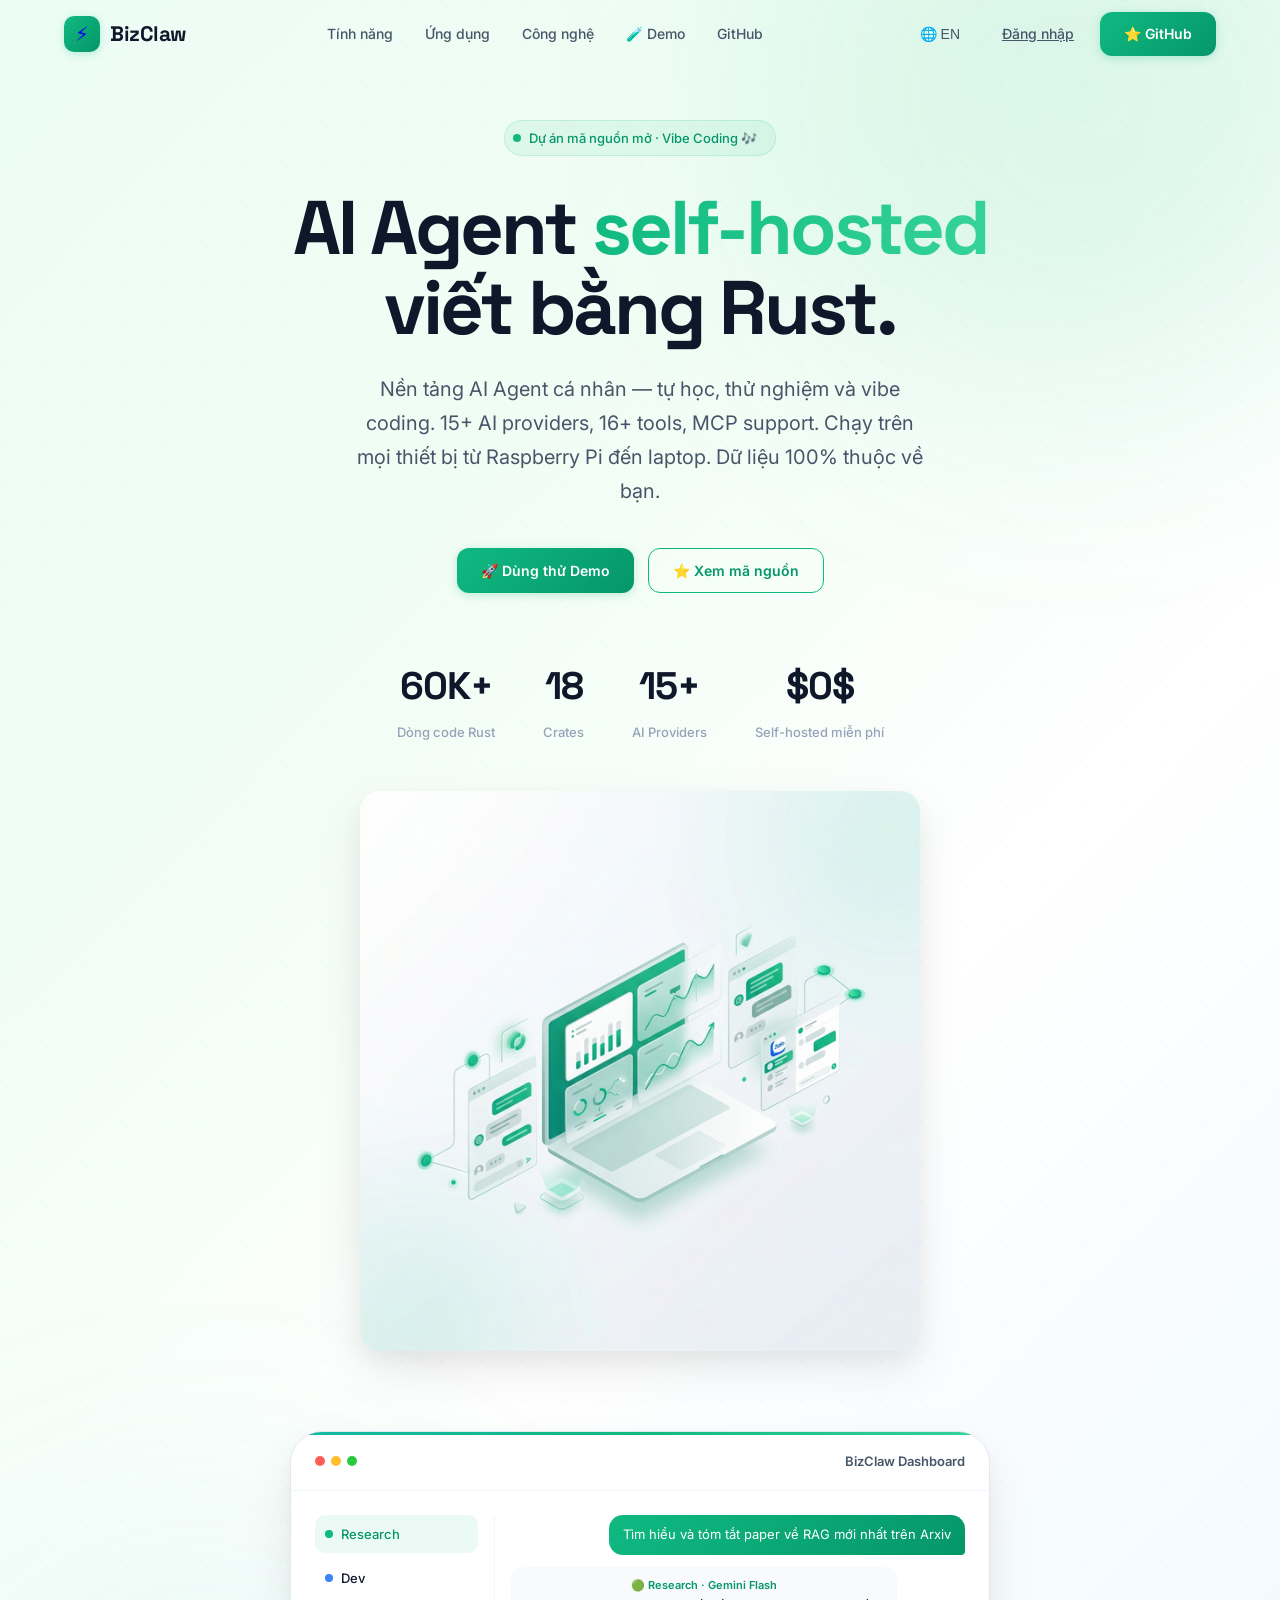
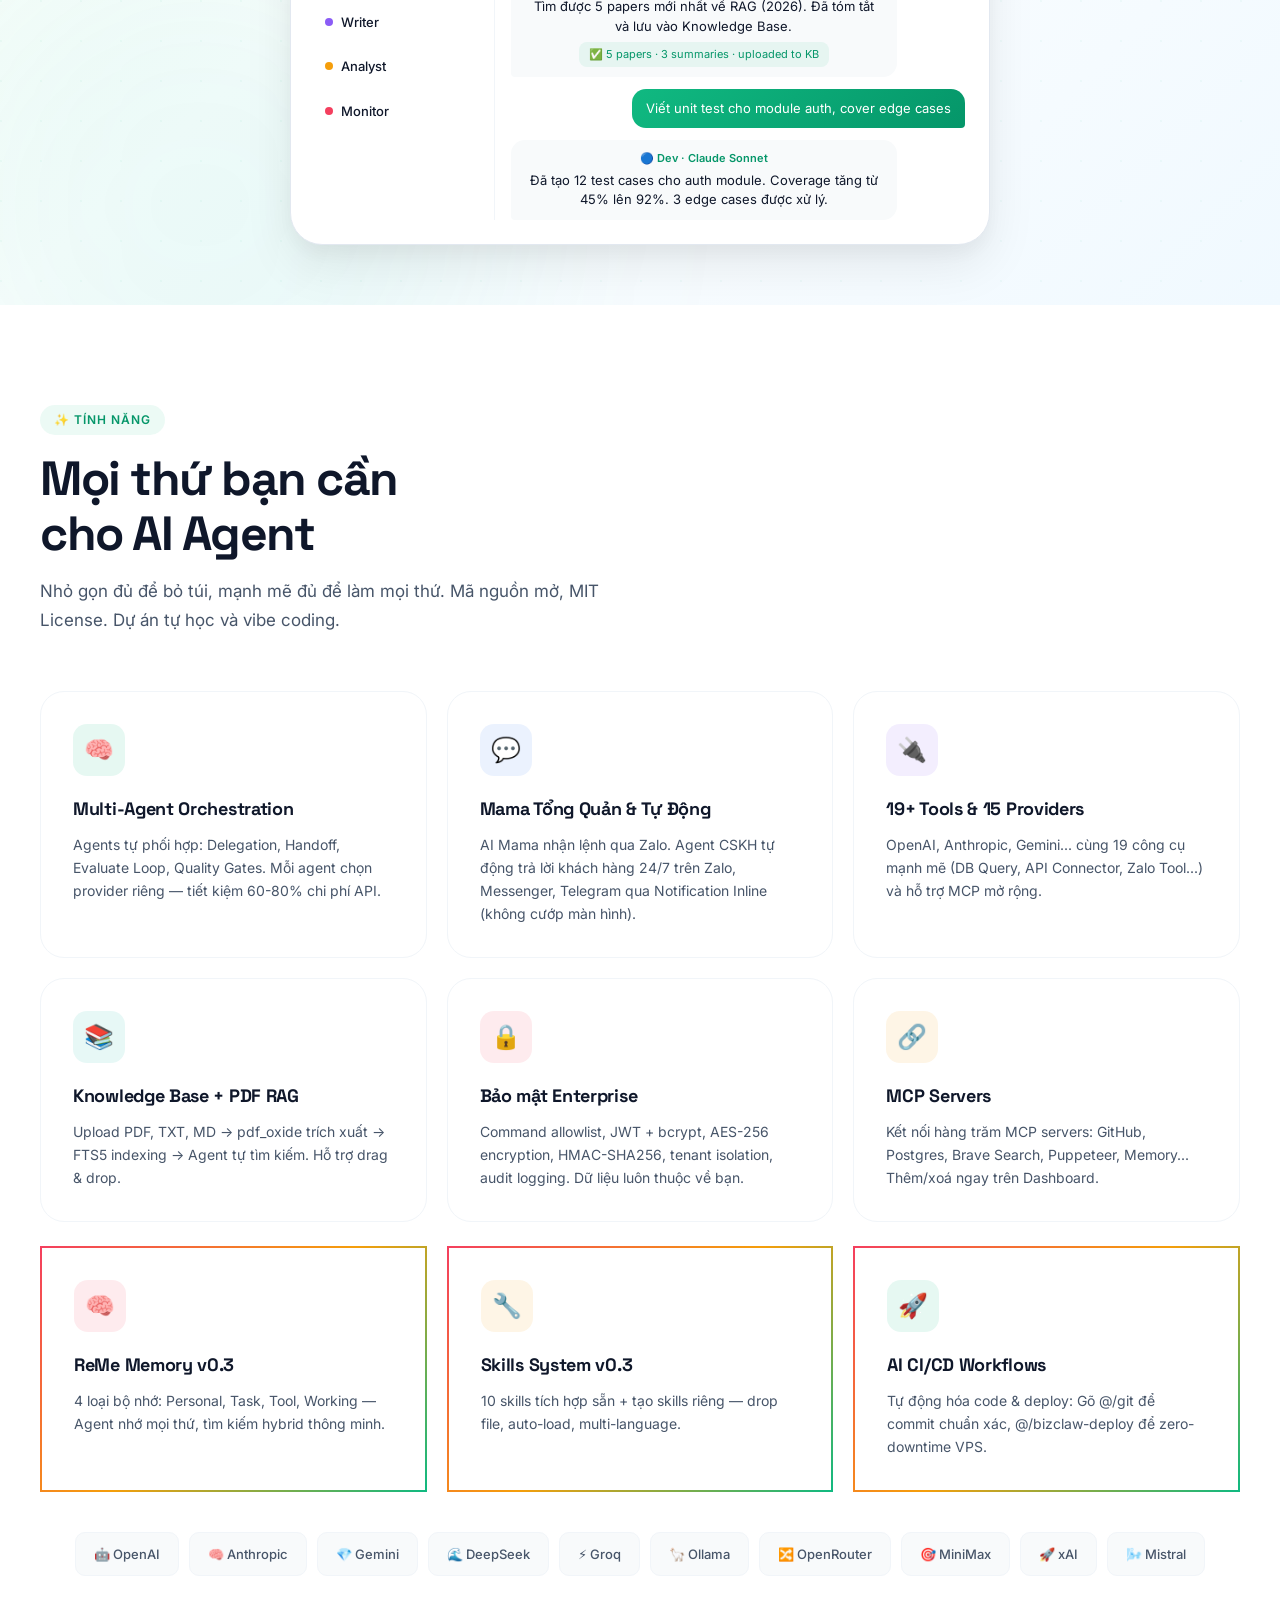
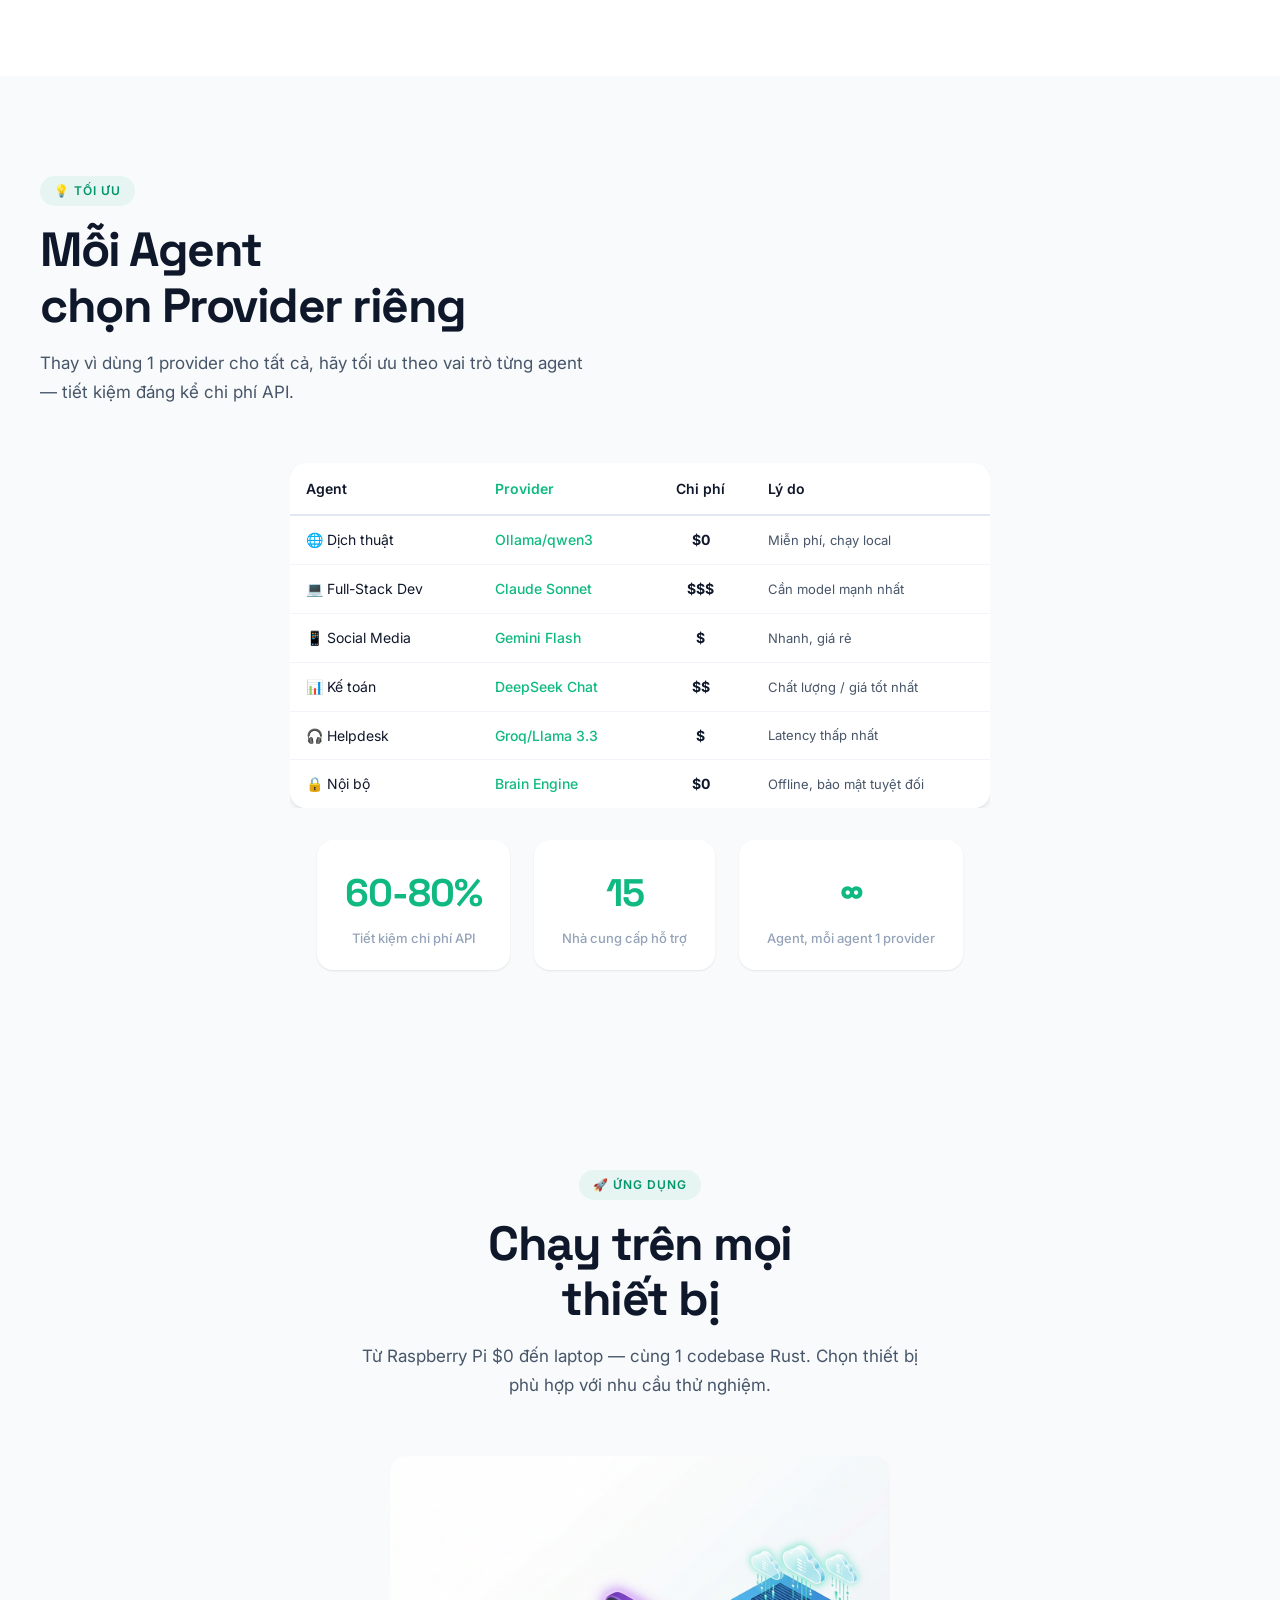
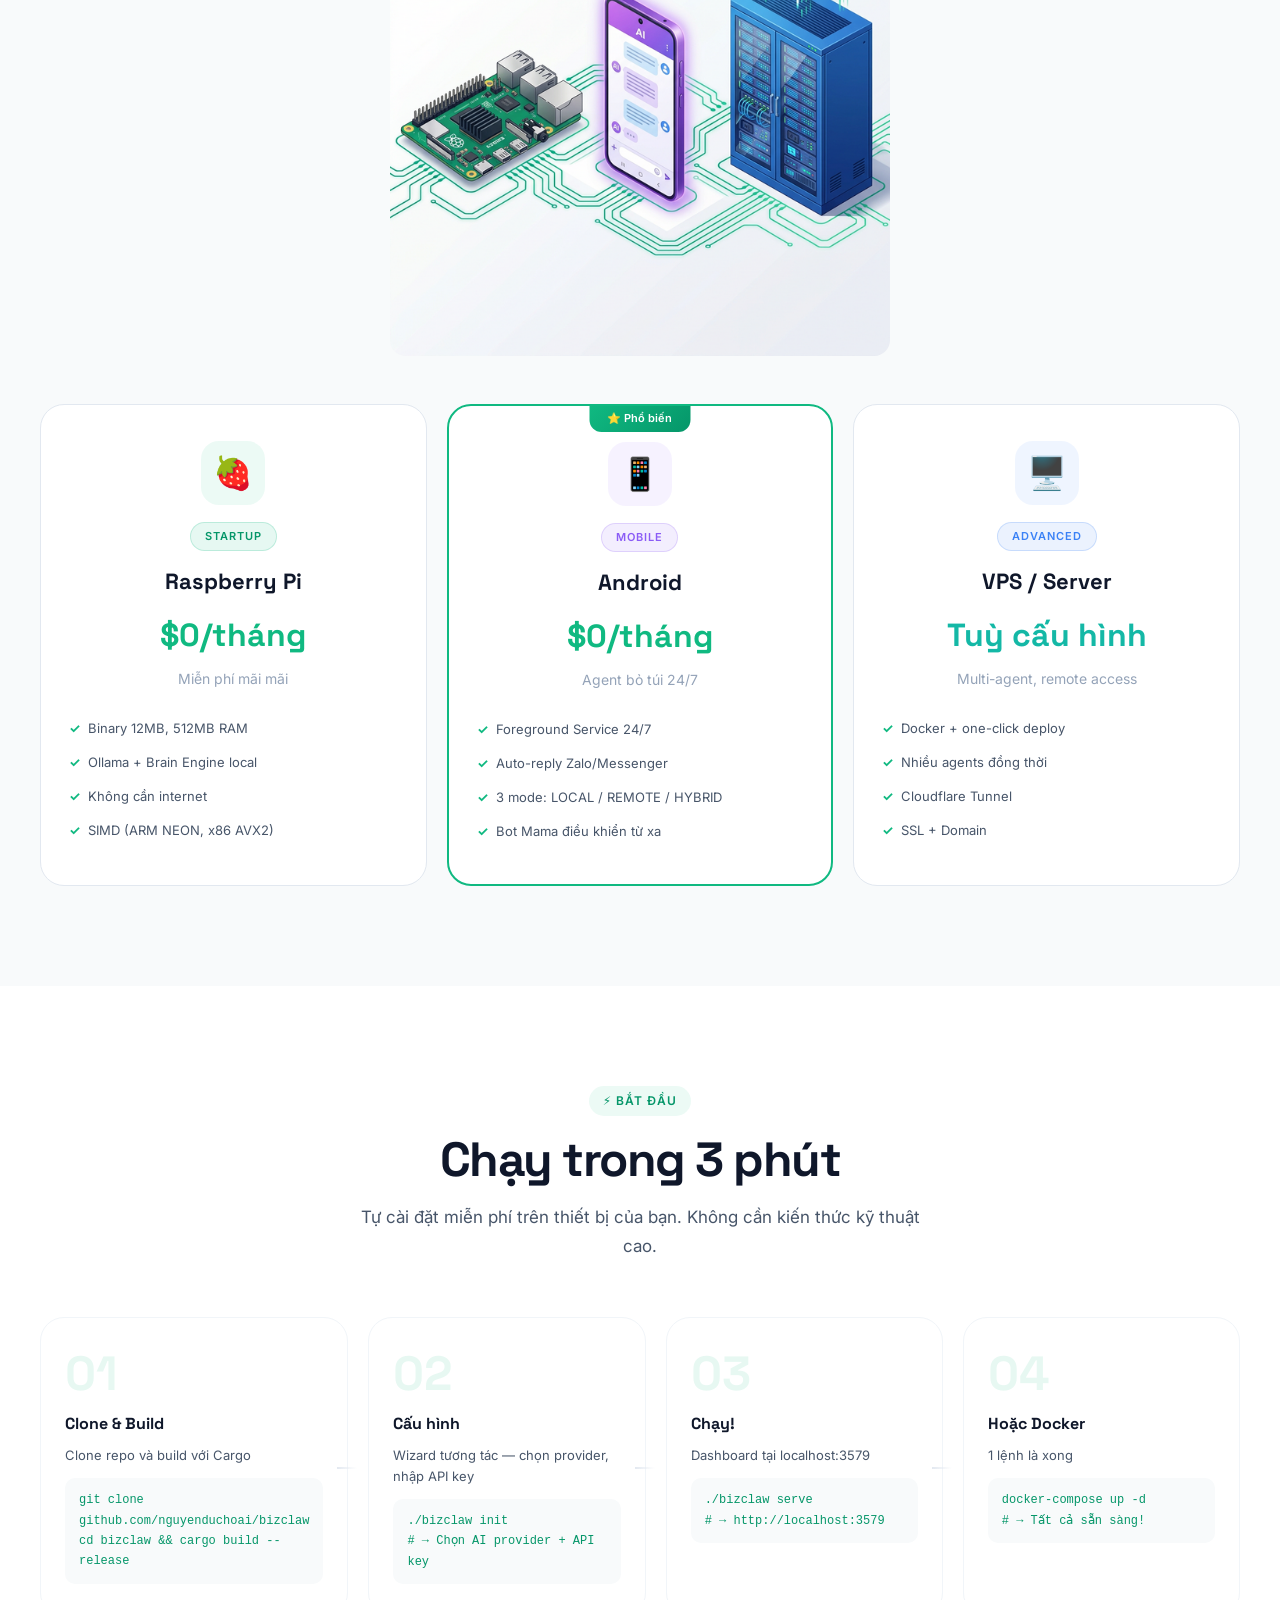
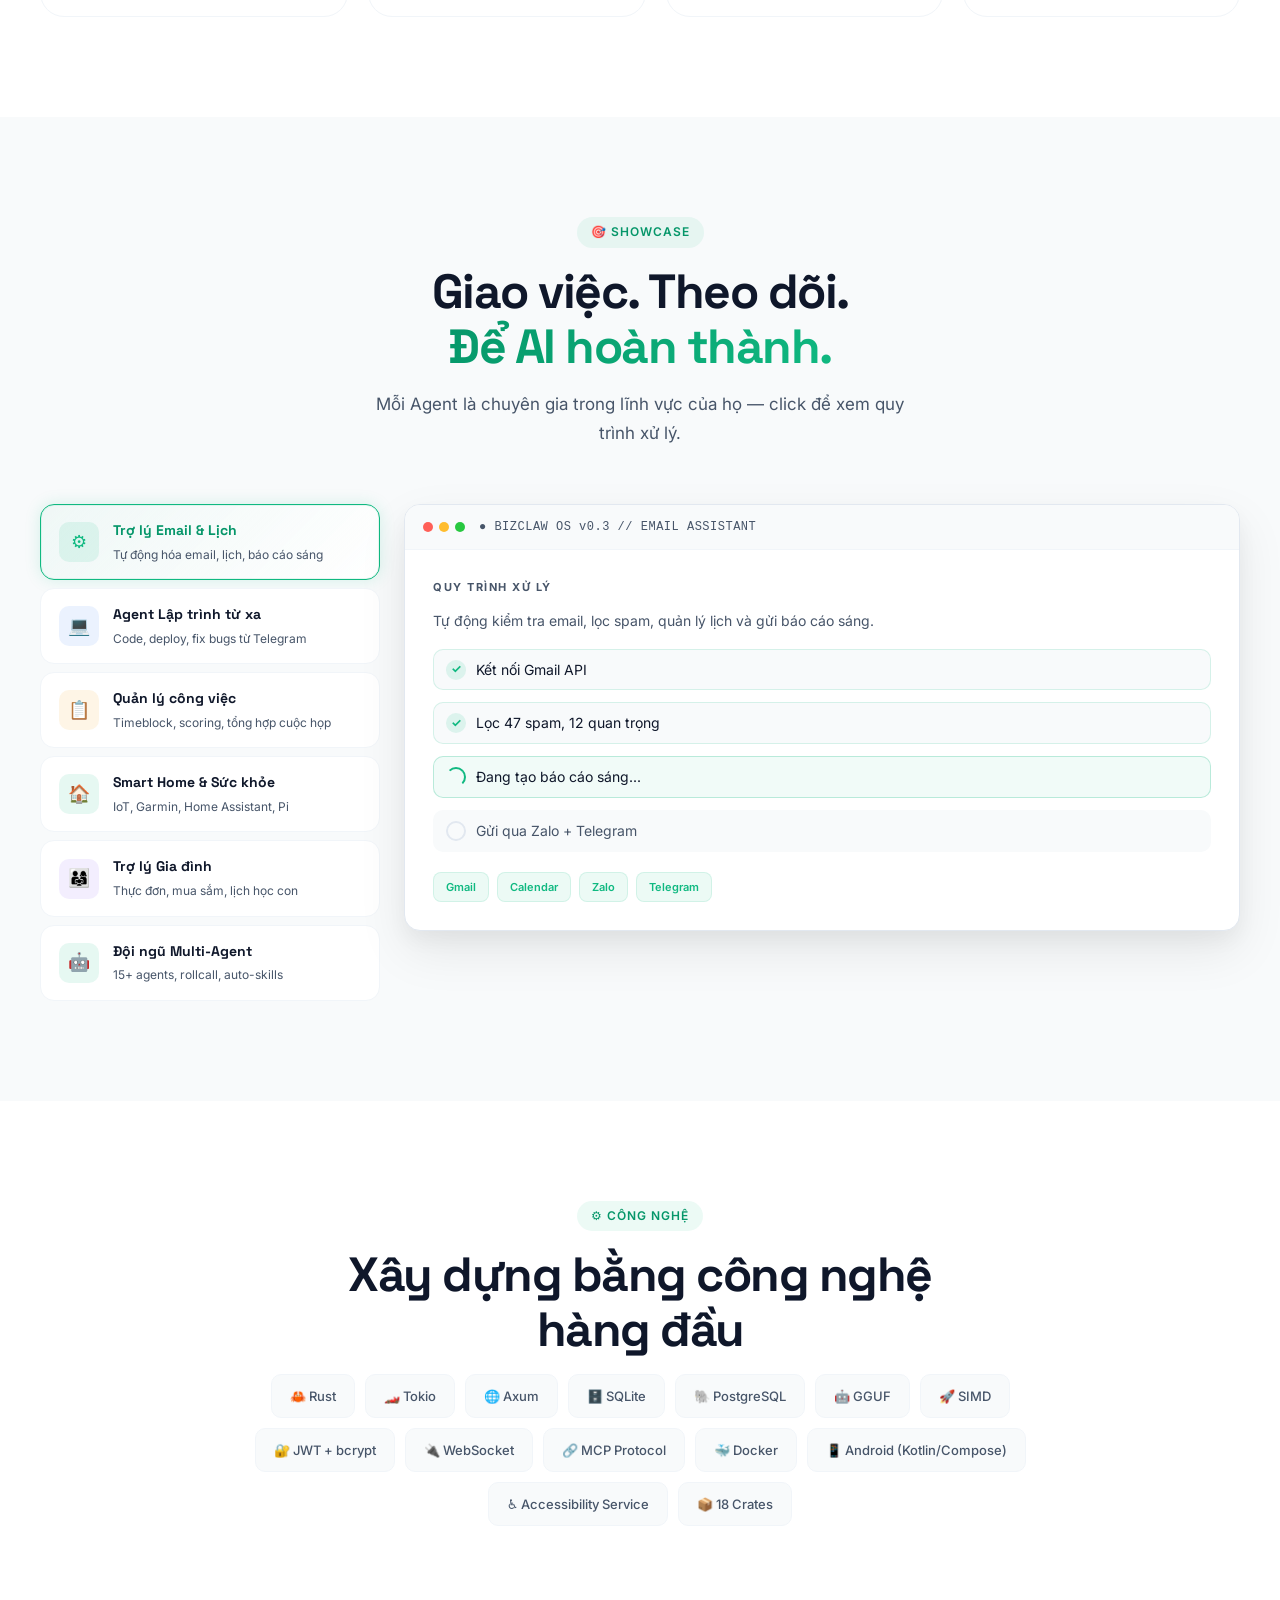
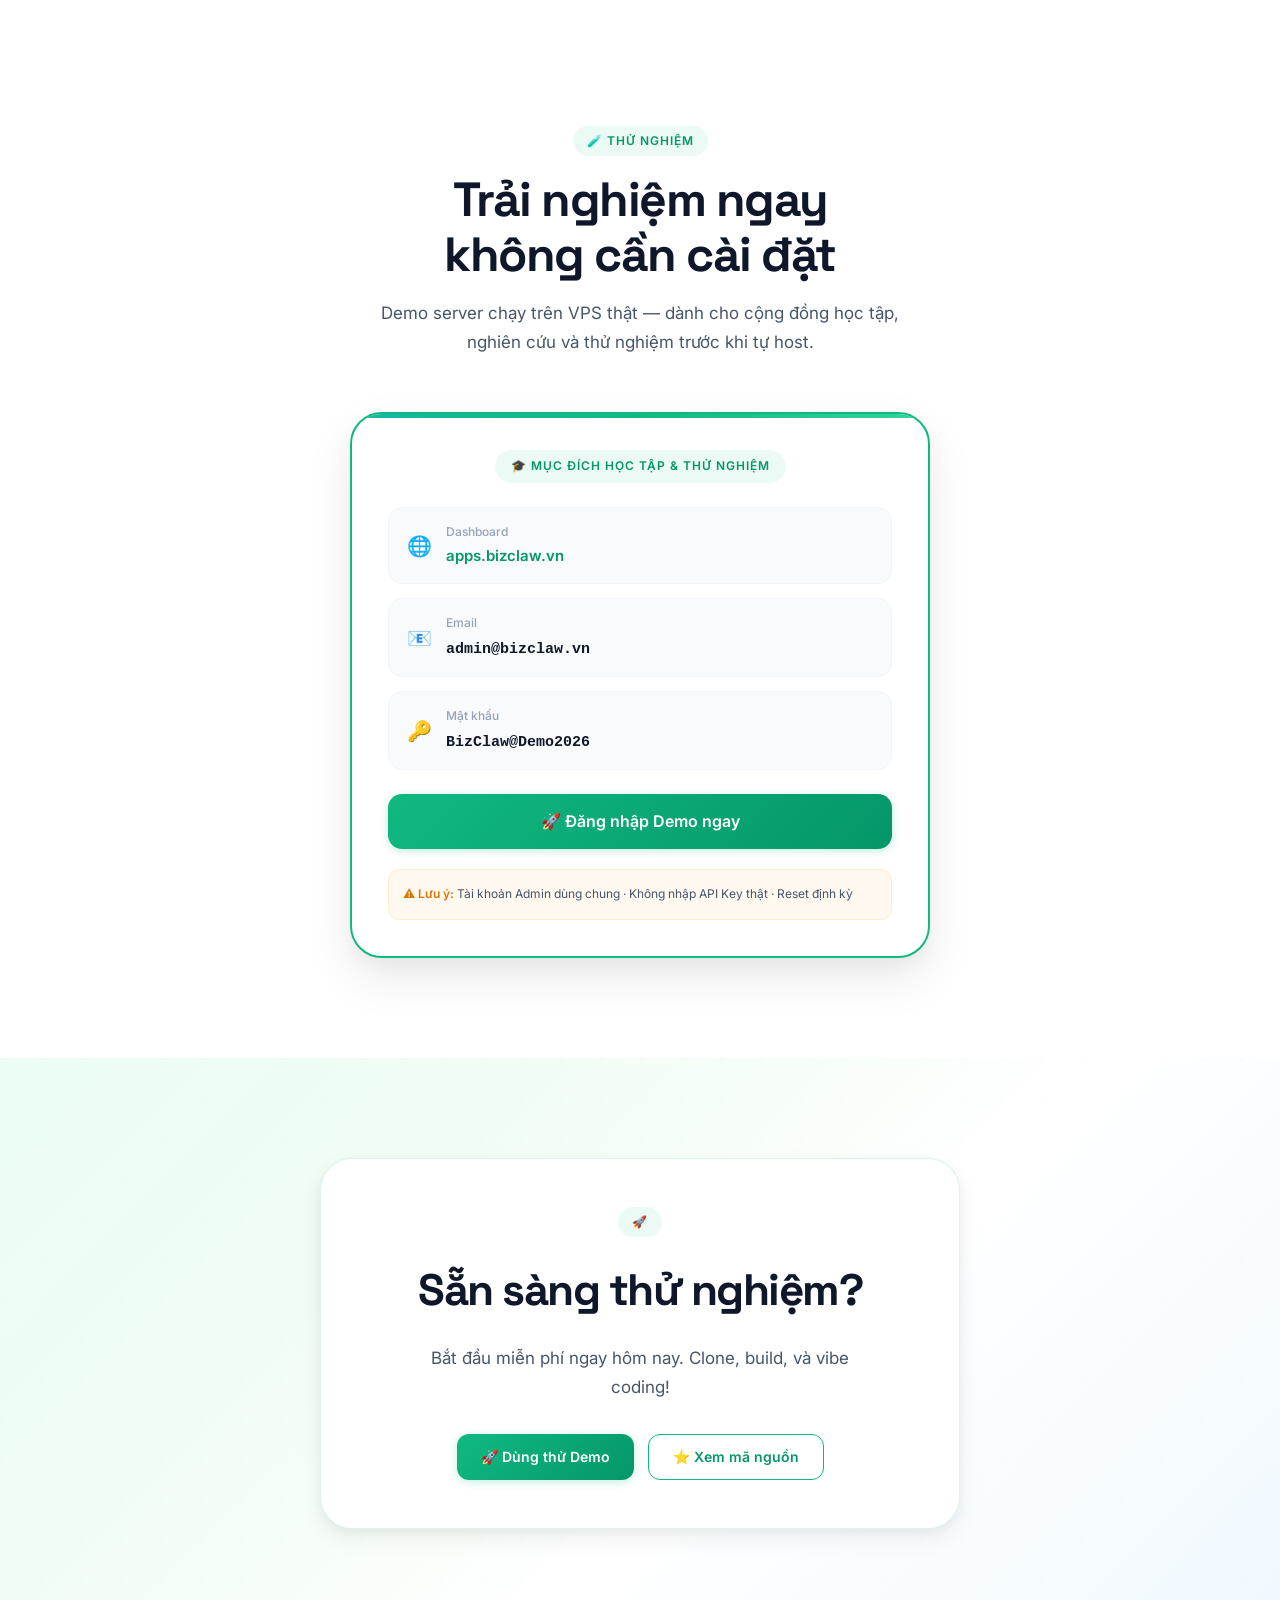
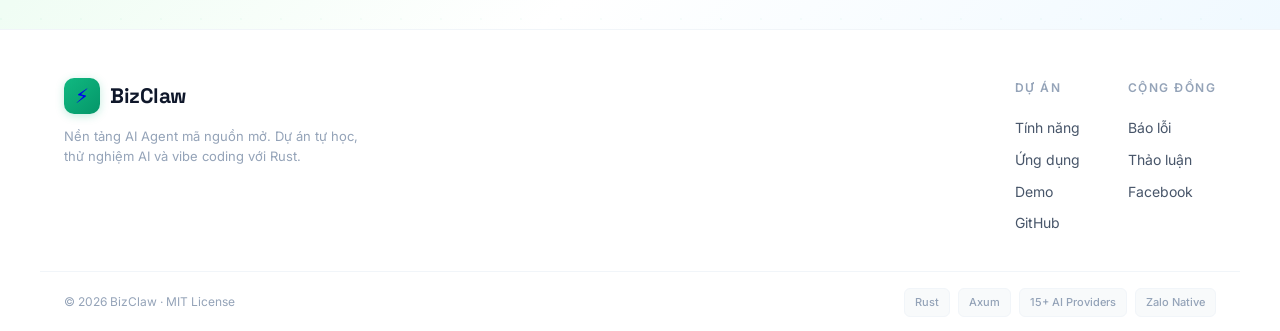
<file: landing/index.html>
<!DOCTYPE html>
<html lang="vi">
<head>
<meta charset="UTF-8">
<meta name="viewport" content="width=device-width, initial-scale=1.0">
<title>BizClaw — AI Agent Self-Hosted | Vibe Coding với Rust 🎶</title>
<meta name="description" content="BizClaw — nền tảng AI Agent self-hosted viết bằng Rust. Dự án học tập, thử nghiệm AI và vibe coding. 15+ providers, 16+ tools, MCP support. Chạy trên mọi thiết bị từ Raspberry Pi đến laptop.">
<meta property="og:title" content="BizClaw — AI Agent Self-Hosted | Vibe Coding 🎶">
<meta property="og:description" content="Dự án AI Agent self-hosted viết bằng Rust. Tự học, thử nghiệm, vibe coding. Dữ liệu 100% thuộc về bạn.">
<meta property="og:type" content="website">
<meta property="og:url" content="https://bizclaw.vn">
<link rel="icon" href="data:image/svg+xml,<svg xmlns='http://www.w3.org/2000/svg' viewBox='0 0 100 100'><text y='.9em' font-size='90'>⚡</text></svg>">
<link rel="preconnect" href="https://fonts.googleapis.com">
<link href="https://fonts.googleapis.com/css2?family=Inter:wght@300;400;500;600;700;800;900&family=Space+Grotesk:wght@400;500;600;700;800&display=swap" rel="stylesheet">
<style>
*{margin:0;padding:0;box-sizing:border-box}
:root{
  --bg:#ffffff;--bg2:#f8fafb;--bg3:#f1f5f4;
  --surface:#ffffff;--card:#ffffff;--border:#e2e8f0;--border-light:#f1f5f9;
  --text:#0f172a;--text2:#475569;--muted:#94a3b8;
  --green:#10b981;--green2:#059669;--green-light:rgba(16,185,129,.08);--green-glow:rgba(16,185,129,.12);
  --emerald:#34d399;--teal:#14b8a6;
  --blue:#3b82f6;--violet:#8b5cf6;--rose:#f43f5e;--amber:#f59e0b;
  --grad-green:linear-gradient(135deg,#10b981,#059669);
  --grad-teal:linear-gradient(135deg,#14b8a6,#10b981,#34d399);
  --grad-hero:linear-gradient(135deg,#ecfdf5 0%,#f0fdf4 30%,#ffffff 60%,#f0f9ff 100%);
  --shadow-sm:0 1px 3px rgba(0,0,0,.04),0 1px 2px rgba(0,0,0,.06);
  --shadow-md:0 4px 6px rgba(0,0,0,.04),0 2px 4px rgba(0,0,0,.06);
  --shadow-lg:0 10px 25px rgba(0,0,0,.06),0 4px 10px rgba(0,0,0,.04);
  --shadow-xl:0 20px 50px rgba(0,0,0,.08),0 10px 20px rgba(0,0,0,.04);
  --radius:16px;--radius-lg:24px;--radius-xl:32px;
}
html{scroll-behavior:smooth;font-size:16px}
body{font-family:'Inter',system-ui,-apple-system,sans-serif;background:var(--bg);color:var(--text);overflow-x:hidden;line-height:1.7;-webkit-font-smoothing:antialiased}

/* ─── NAV ─── */
nav{position:fixed;top:0;width:100%;z-index:100;padding:12px 0;transition:all .4s cubic-bezier(.4,0,.2,1)}
nav.scrolled{background:rgba(255,255,255,.85);backdrop-filter:blur(20px) saturate(180%);-webkit-backdrop-filter:blur(20px) saturate(180%);border-bottom:1px solid var(--border-light);box-shadow:0 1px 3px rgba(0,0,0,.04)}
.nav-inner{max-width:1200px;margin:0 auto;padding:0 24px;display:flex;align-items:center;justify-content:space-between}
.logo{display:flex;align-items:center;gap:10px;text-decoration:none}
.logo-icon{width:36px;height:36px;background:var(--grad-green);border-radius:10px;display:flex;align-items:center;justify-content:center;font-size:20px;box-shadow:0 2px 8px rgba(16,185,129,.25)}
.logo-text{font-family:'Space Grotesk',sans-serif;font-weight:700;font-size:21px;color:var(--text);letter-spacing:-.5px}
.nav-links{display:flex;gap:32px;align-items:center}
.nav-links a{color:var(--text2);text-decoration:none;font-size:14px;font-weight:500;transition:color .2s;position:relative}
.nav-links a:hover{color:var(--text)}
.nav-right{display:flex;gap:10px;align-items:center}
.btn-ghost{background:none;border:none;color:var(--text2);padding:8px 16px;border-radius:10px;font-size:14px;font-weight:500;cursor:pointer;transition:all .2s}
.btn-ghost:hover{color:var(--text);background:var(--bg2)}
.btn-green{background:var(--grad-green);color:#fff;padding:10px 24px;border-radius:12px;font-size:14px;font-weight:600;text-decoration:none;transition:all .3s;border:none;cursor:pointer;display:inline-flex;align-items:center;gap:6px;box-shadow:0 2px 8px rgba(16,185,129,.25)}
.btn-green:hover{transform:translateY(-1px);box-shadow:0 8px 25px rgba(16,185,129,.35)}
.btn-outline-green{background:none;color:var(--green2);padding:10px 24px;border-radius:12px;font-size:14px;font-weight:600;text-decoration:none;transition:all .3s;border:1.5px solid var(--green);display:inline-flex;align-items:center;gap:6px}
.btn-outline-green:hover{background:var(--green-light);transform:translateY(-1px)}

/* ─── HERO ─── */
.hero{min-height:100vh;display:flex;align-items:center;justify-content:center;position:relative;overflow:hidden;padding:120px 24px 60px;background:var(--grad-hero)}
.hero::before{content:'';position:absolute;top:0;left:0;right:0;bottom:0;background-image:radial-gradient(circle at 1px 1px,rgba(16,185,129,.04) 1px,transparent 0);background-size:40px 40px;pointer-events:none}
.hero-glow{position:absolute;width:600px;height:600px;border-radius:50%;filter:blur(120px);pointer-events:none}
.hero-glow-1{background:rgba(16,185,129,.1);top:-200px;right:-100px}
.hero-glow-2{background:rgba(20,184,166,.08);bottom:-200px;left:-100px}
.hero-content{max-width:860px;text-align:center;position:relative;z-index:1}
.hero-badge{display:inline-flex;align-items:center;gap:8px;padding:6px 18px 6px 8px;background:var(--green-light);border:1px solid rgba(16,185,129,.15);border-radius:30px;font-size:13px;color:var(--green2);margin-bottom:32px;font-weight:500}
.hero-badge .dot{width:8px;height:8px;background:var(--green);border-radius:50%;animation:pulse 2s infinite;display:block}
@keyframes pulse{0%,100%{opacity:1;transform:scale(1)}50%{opacity:.5;transform:scale(.85)}}
h1{font-family:'Space Grotesk',sans-serif;font-size:clamp(40px,6.5vw,76px);font-weight:800;line-height:1.05;margin-bottom:24px;letter-spacing:-3px;color:var(--text)}
h1 .grad{background:var(--grad-green);-webkit-background-clip:text;-webkit-text-fill-color:transparent;background-clip:text}
.hero-desc{font-size:clamp(16px,2vw,20px);color:var(--text2);max-width:580px;margin:0 auto 40px;line-height:1.7;font-weight:400}
.hero-actions{display:flex;gap:14px;justify-content:center;flex-wrap:wrap;margin-bottom:60px}

/* Hero Stats */
.hero-stats{display:flex;gap:48px;justify-content:center;flex-wrap:wrap}
.hero-stat{text-align:center}
.hero-stat .num{font-family:'Space Grotesk',sans-serif;font-size:clamp(28px,3vw,42px);font-weight:800;color:var(--text);letter-spacing:-1px}
.hero-stat .label{font-size:13px;color:var(--muted);margin-top:2px;font-weight:500}

/* Hero Demo Card */
.hero-demo{margin-top:72px;position:relative}
.demo-card{max-width:700px;margin:0 auto;background:var(--card);border:1px solid var(--border);border-radius:var(--radius-xl);box-shadow:var(--shadow-xl);overflow:hidden;position:relative}
.demo-card::before{content:'';position:absolute;top:0;left:0;right:0;height:3px;background:var(--grad-teal)}
.demo-header{display:flex;align-items:center;gap:12px;padding:18px 24px;border-bottom:1px solid var(--border-light)}
.demo-dots{display:flex;gap:6px}
.demo-dots span{width:10px;height:10px;border-radius:50%;background:var(--border)}
.demo-dots span:nth-child(1){background:#ff5f57}
.demo-dots span:nth-child(2){background:#ffbd2e}
.demo-dots span:nth-child(3){background:#28c840}
.demo-title{font-size:13px;font-weight:600;color:var(--text2);margin-left:auto}
.demo-body{padding:24px;display:flex;gap:16px;min-height:260px}
.demo-sidebar{width:180px;border-right:1px solid var(--border-light);padding-right:16px;display:flex;flex-direction:column;gap:6px}
.demo-agent{display:flex;align-items:center;gap:8px;padding:8px 10px;border-radius:10px;font-size:13px;font-weight:500;cursor:default;transition:background .2s}
.demo-agent.active{background:var(--green-light);color:var(--green2)}
.demo-agent .agent-dot{width:8px;height:8px;border-radius:50%;flex-shrink:0}
.demo-agent .agent-dot.green{background:var(--green)}
.demo-agent .agent-dot.blue{background:var(--blue)}
.demo-agent .agent-dot.violet{background:var(--violet)}
.demo-agent .agent-dot.amber{background:var(--amber)}
.demo-agent .agent-dot.rose{background:var(--rose)}
.demo-chat{flex:1;display:flex;flex-direction:column;gap:12px}
.chat-msg{max-width:85%;padding:10px 14px;border-radius:14px;font-size:13px;line-height:1.5;animation:fadeInMsg .5s ease-out both}
.chat-msg.user{align-self:flex-end;background:var(--grad-green);color:#fff;border-bottom-right-radius:4px}
.chat-msg.bot{align-self:flex-start;background:var(--bg2);color:var(--text);border-bottom-left-radius:4px}
.chat-msg .bot-name{font-size:11px;font-weight:600;color:var(--green2);margin-bottom:4px}
.chat-msg .bot-status{display:inline-flex;align-items:center;gap:4px;padding:4px 10px;background:rgba(16,185,129,.08);border-radius:8px;margin-top:6px;font-size:11px;color:var(--green2)}
@keyframes fadeInMsg{from{opacity:0;transform:translateY(8px)}to{opacity:1;transform:translateY(0)}}

/* ─── SECTION COMMON ─── */
section{padding:100px 24px}
.container{max-width:1200px;margin:0 auto}
.section-tag{display:inline-flex;align-items:center;gap:6px;padding:5px 14px;background:var(--green-light);border-radius:20px;font-size:12px;font-weight:600;color:var(--green2);text-transform:uppercase;letter-spacing:1px;margin-bottom:16px}
.section-title{font-family:'Space Grotesk',sans-serif;font-size:clamp(28px,4vw,48px);font-weight:800;margin-bottom:16px;letter-spacing:-1.5px;color:var(--text);line-height:1.15}
.section-desc{font-size:17px;color:var(--text2);max-width:560px;line-height:1.7;margin-bottom:56px}
.section-center{text-align:center}
.section-center .section-desc{margin-left:auto;margin-right:auto}

/* ─── FEATURES ─── */
#features{background:var(--bg)}
.features-grid{display:grid;grid-template-columns:repeat(3,1fr);gap:20px}
.feature-card{background:var(--card);border:1px solid var(--border-light);border-radius:var(--radius-lg);padding:32px;transition:all .4s cubic-bezier(.4,0,.2,1);position:relative;overflow:hidden}
.feature-card:hover{border-color:rgba(16,185,129,.3);transform:translateY(-6px);box-shadow:var(--shadow-lg)}
.feature-card:hover .feature-icon-wrap{transform:scale(1.05)}
.feature-icon-wrap{width:52px;height:52px;border-radius:14px;display:flex;align-items:center;justify-content:center;font-size:24px;margin-bottom:18px;transition:transform .3s}
.fi-green{background:rgba(16,185,129,.1)}
.fi-blue{background:rgba(59,130,246,.1)}
.fi-violet{background:rgba(139,92,246,.1)}
.fi-amber{background:rgba(245,158,11,.1)}
.fi-rose{background:rgba(244,63,94,.1)}
.fi-teal{background:rgba(20,184,166,.1)}
.feature-card h3{font-family:'Space Grotesk',sans-serif;font-size:18px;font-weight:700;margin-bottom:8px;letter-spacing:-.3px}
.feature-card p{font-size:14px;color:var(--text2);line-height:1.65}

/* ─── PLATFORM CARDS ─── */
#platforms{background:var(--bg2)}
.platform-grid{display:grid;grid-template-columns:repeat(3,1fr);gap:20px}
.platform-card{background:var(--card);border:1px solid var(--border);border-radius:var(--radius-lg);padding:36px 28px;text-align:center;transition:all .4s;position:relative;overflow:hidden}
.platform-card:hover{transform:translateY(-8px);box-shadow:var(--shadow-xl)}
.platform-card.featured{border:2px solid var(--green)}
.platform-card.featured::before{content:'⭐ Phổ biến';position:absolute;top:-1px;left:50%;transform:translateX(-50%);background:var(--grad-green);padding:4px 18px;border-radius:0 0 12px 12px;font-size:11px;font-weight:600;color:#fff}
.pf-icon{width:64px;height:64px;border-radius:18px;display:flex;align-items:center;justify-content:center;font-size:32px;margin:0 auto 16px}
.pf-tag{display:inline-block;padding:4px 14px;border-radius:20px;font-size:11px;font-weight:600;letter-spacing:1px;text-transform:uppercase;margin-bottom:12px}
.pf-tag-green{background:rgba(16,185,129,.1);color:var(--green2);border:1px solid rgba(16,185,129,.2)}
.pf-tag-blue{background:rgba(59,130,246,.1);color:var(--blue);border:1px solid rgba(59,130,246,.2)}
.pf-tag-violet{background:rgba(139,92,246,.1);color:var(--violet);border:1px solid rgba(139,92,246,.2)}
.platform-card h3{font-family:'Space Grotesk',sans-serif;font-size:22px;font-weight:700;margin-bottom:4px}
.pf-price{font-family:'Space Grotesk',sans-serif;font-size:32px;font-weight:800;margin:8px 0 4px}
.pf-price.green{color:var(--green)}
.pf-price.teal{color:var(--teal)}
.pf-period{font-size:14px;color:var(--muted);margin-bottom:20px}
.pf-features{list-style:none;text-align:left}
.pf-features li{padding:6px 0;font-size:13px;color:var(--text2);display:flex;align-items:center;gap:8px}
.pf-features li::before{content:'✓';color:var(--green);font-weight:700;font-size:13px}

/* ─── HOW IT WORKS ─── */
#how{background:var(--bg)}
.steps-grid{display:grid;grid-template-columns:repeat(4,1fr);gap:20px;counter-reset:step}
.step-card{background:var(--card);border:1px solid var(--border-light);border-radius:var(--radius-lg);padding:32px 24px;position:relative;counter-increment:step;transition:all .4s}
.step-card:hover{transform:translateY(-6px);box-shadow:var(--shadow-lg);border-color:rgba(16,185,129,.3)}
.step-num{font-family:'Space Grotesk',sans-serif;font-size:48px;font-weight:800;color:rgba(16,185,129,.1);line-height:1;margin-bottom:12px}
.step-card h4{font-family:'Space Grotesk',sans-serif;font-size:16px;font-weight:700;margin-bottom:8px}
.step-card p{font-size:13px;color:var(--text2);line-height:1.6}
.step-code{background:var(--bg2);border-radius:10px;padding:12px 14px;font-family:'SF Mono','Fira Code',monospace;font-size:12px;color:var(--green2);margin-top:12px;line-height:1.7;overflow-x:auto}

/* ─── SHOWCASE INTERACTIVE ─── */
.showcase-layout{display:grid;grid-template-columns:340px 1fr;gap:24px;align-items:start;margin-top:32px}
.showcase-tabs{display:flex;flex-direction:column;gap:8px}
.sc-tab{display:flex;align-items:center;gap:14px;padding:14px 18px;border-radius:14px;border:1px solid var(--border-light);background:var(--card);cursor:pointer;transition:all .3s;user-select:none}
.sc-tab:hover{border-color:rgba(16,185,129,.25);transform:translateX(4px)}
.sc-tab.active{border-color:var(--green);box-shadow:0 0 16px rgba(16,185,129,.15),inset 0 0 0 1px rgba(16,185,129,.1);background:linear-gradient(135deg,rgba(16,185,129,.04),var(--card))}
.sc-tab-icon{width:40px;height:40px;border-radius:10px;display:flex;align-items:center;justify-content:center;font-size:18px;flex-shrink:0}
.sc-tab-title{font-family:'Space Grotesk',sans-serif;font-weight:700;font-size:14px;margin-bottom:2px}
.sc-tab.active .sc-tab-title{color:var(--green2)}
.sc-tab-desc{font-size:12px;color:var(--text2)}
.showcase-preview{background:var(--card);border-radius:16px;border:1px solid var(--border);overflow:hidden;box-shadow:var(--shadow-xl)}
.sc-preview-header{background:var(--bg2);padding:12px 18px;display:flex;align-items:center;gap:14px;border-bottom:1px solid var(--border-light)}
.sc-preview-title{color:var(--text2);font-size:12px;font-family:'SF Mono','Fira Code',monospace;letter-spacing:.5px}
.sc-preview-body{padding:28px;min-height:300px;position:relative}
.sc-panel{display:none;animation:scFadeIn .4s ease}
.sc-panel.active{display:block}
@keyframes scFadeIn{from{opacity:0;transform:translateY(8px)}to{opacity:1;transform:translateY(0)}}
.sc-flow-label{font-size:11px;font-weight:700;color:var(--text2);letter-spacing:1.5px;margin-bottom:12px}
.sc-steps{display:flex;flex-direction:column;gap:12px;margin-bottom:20px}
.sc-step{display:flex;align-items:center;gap:10px;font-size:14px;color:var(--text2);padding:8px 12px;border-radius:10px;background:var(--bg2);border:1px solid transparent;transition:all .3s}
.sc-step.done{color:var(--text1);border-color:rgba(16,185,129,.15)}
.sc-step.active{color:var(--text1);background:rgba(16,185,129,.06);border-color:rgba(16,185,129,.25)}
.sc-check{display:inline-flex;width:20px;height:20px;border-radius:50%;background:rgba(16,185,129,.12);color:#10b981;font-size:12px;align-items:center;justify-content:center;font-weight:700}
.sc-circle{display:inline-block;width:20px;height:20px;border-radius:50%;border:2px solid var(--border)}
.sc-spinner{display:inline-block;width:20px;height:20px;border-radius:50%;border:2px solid transparent;border-top-color:#10b981;border-right-color:#10b981;animation:spin .8s linear infinite}
@keyframes spin{to{transform:rotate(360deg)}}
.sc-tools{display:flex;gap:8px;flex-wrap:wrap}
.sc-tools span{background:rgba(16,185,129,.08);color:#10b981;padding:5px 12px;border-radius:8px;font-size:11px;font-weight:600;border:1px solid rgba(16,185,129,.12)}
.grad{background:linear-gradient(135deg,var(--green2),var(--green));-webkit-background-clip:text;-webkit-text-fill-color:transparent;background-clip:text}
@media(max-width:768px){.showcase-layout{grid-template-columns:1fr;gap:16px}.showcase-tabs{flex-direction:row;overflow-x:auto;padding-bottom:8px}.sc-tab{min-width:200px}}

/* ─── CHAT DEMO ─── */
#agents-demo{background:var(--bg2)}
.agent-demo-container{background:var(--card);border:1px solid var(--border);border-radius:var(--radius-xl);box-shadow:var(--shadow-xl);overflow:hidden;max-width:800px;margin:0 auto}
.agent-demo-header{border-bottom:1px solid var(--border-light);padding:16px 24px;display:flex;align-items:center;justify-content:space-between}
.agent-demo-tabs{display:flex;gap:0;border:1px solid var(--border);border-radius:10px;overflow:hidden}
.agent-tab{padding:8px 16px;font-size:12px;font-weight:600;background:var(--bg2);border:none;cursor:pointer;transition:all .2s;color:var(--text2)}
.agent-tab.active{background:var(--grad-green);color:#fff}
.agent-demo-body{padding:24px;min-height:320px;display:flex;flex-direction:column;gap:14px}

/* ─── PRICING - CLOUD ─── */
#pricing{background:var(--bg2)}
.pricing-grid{display:grid;grid-template-columns:repeat(3,1fr);gap:20px}
.price-card{background:var(--card);border:1px solid var(--border);border-radius:var(--radius-lg);padding:36px 28px;text-align:center;transition:all .4s;position:relative}
.price-card:hover{transform:translateY(-6px);box-shadow:var(--shadow-lg)}
.price-card.popular{border:2px solid var(--green);box-shadow:0 0 60px rgba(16,185,129,.08)}
.price-card.popular::before{content:'⭐ Phổ biến';position:absolute;top:-13px;left:50%;transform:translateX(-50%);background:var(--grad-green);padding:4px 18px;border-radius:20px;font-size:11px;font-weight:600;color:#fff}
.price-tier{font-size:13px;font-weight:600;letter-spacing:1px;text-transform:uppercase;margin-bottom:8px}
.price-amount{font-family:'Space Grotesk',sans-serif;font-size:42px;font-weight:800;color:var(--text);margin:8px 0;letter-spacing:-1px}
.price-period{font-size:14px;color:var(--muted);margin-bottom:24px}
.price-features{list-style:none;text-align:left;margin-bottom:28px}
.price-features li{padding:6px 0;font-size:14px;display:flex;align-items:center;gap:8px;color:var(--text2)}
.price-features li::before{content:'✓';color:var(--green);font-weight:700;font-size:13px}

/* ─── PROVIDERS ─── */
.providers-row{display:flex;gap:10px;justify-content:center;flex-wrap:wrap;margin-top:40px}
.provider-pill{background:var(--bg2);border:1px solid var(--border-light);border-radius:10px;padding:10px 18px;font-size:13px;font-weight:500;display:flex;align-items:center;gap:6px;transition:all .25s;color:var(--text2)}
.provider-pill:hover{border-color:var(--green);color:var(--green2);background:var(--green-light);transform:translateY(-2px)}

/* ─── CTA ─── */
#cta{background:var(--grad-hero);position:relative}
#cta::before{content:'';position:absolute;inset:0;background-image:radial-gradient(circle at 1px 1px,rgba(16,185,129,.03) 1px,transparent 0);background-size:40px 40px;pointer-events:none}
.cta-box{max-width:640px;margin:0 auto;text-align:center;position:relative;z-index:1}

/* ─── FOOTER ─── */
footer{border-top:1px solid var(--border-light);background:var(--bg)}
.footer-inner{max-width:1200px;margin:0 auto;padding:48px 24px 32px;display:flex;justify-content:space-between;align-items:flex-start;flex-wrap:wrap;gap:32px}
.footer-brand{max-width:300px}
.footer-brand .logo{margin-bottom:12px}
.footer-brand p{font-size:13px;color:var(--muted);line-height:1.6}
.footer-links{display:flex;gap:48px}
.footer-col h4{font-size:12px;font-weight:600;text-transform:uppercase;letter-spacing:1.5px;color:var(--muted);margin-bottom:14px}
.footer-col a{display:block;font-size:14px;color:var(--text2);text-decoration:none;padding:4px 0;transition:color .2s}
.footer-col a:hover{color:var(--green2)}
.footer-bottom{max-width:1200px;margin:0 auto;padding:16px 24px;border-top:1px solid var(--border-light);display:flex;justify-content:space-between;align-items:center;flex-wrap:wrap;gap:12px;font-size:12px;color:var(--muted)}
.footer-tech{display:flex;gap:8px;flex-wrap:wrap}
.footer-tech span{background:var(--bg2);border:1px solid var(--border-light);border-radius:6px;padding:4px 10px;font-size:11px;font-weight:500}

/* ─── ANIMATIONS ─── */
.fade-up{opacity:0;transform:translateY(32px);transition:all .7s cubic-bezier(.16,1,.3,1)}
.fade-up.vis{opacity:1;transform:translateY(0)}
.fade-up[style*="--i"]{transition-delay:calc(var(--i,0)*100ms)}
@keyframes float{0%,100%{transform:translateY(0)}50%{transform:translateY(-12px)}}
@keyframes typing{0%{width:0}100%{width:100%}}

/* Parallax hero glows */
@keyframes heroGlow1{0%,100%{transform:translate(0,0) scale(1)}25%{transform:translate(80px,40px) scale(1.1)}50%{transform:translate(-40px,80px) scale(.9)}75%{transform:translate(40px,-40px) scale(1.05)}}
@keyframes heroGlow2{0%,100%{transform:translate(0,0) scale(1)}33%{transform:translate(-60px,-30px) scale(1.15)}66%{transform:translate(60px,50px) scale(.85)}}
.hero-glow-1{animation:heroGlow1 20s ease-in-out infinite}
.hero-glow-2{animation:heroGlow2 25s ease-in-out infinite}

/* Gradient shimmer on hero text */
@keyframes shimmer{0%{background-position:200% center}100%{background-position:-200% center}}
h1 .grad{background:linear-gradient(90deg,#10b981 0%,#34d399 25%,#059669 50%,#14b8a6 75%,#10b981 100%);background-size:400% 100%;-webkit-background-clip:text;-webkit-text-fill-color:transparent;background-clip:text;animation:shimmer 6s linear infinite}

/* Hero badge pulse glow */
@keyframes badgePulse{0%,100%{box-shadow:0 0 0 0 rgba(16,185,129,.2)}50%{box-shadow:0 0 0 8px rgba(16,185,129,0)}}
.hero-badge{animation:badgePulse 3s ease-in-out infinite}

/* Floating hero image */
@keyframes heroFloat{0%,100%{transform:translateY(0) rotate(0deg)}25%{transform:translateY(-8px) rotate(.5deg)}75%{transform:translateY(8px) rotate(-.5deg)}}
.hero-content img{animation:heroFloat 6s ease-in-out infinite}

/* Nav link hover underline */
.nav-links a::after{content:'';position:absolute;bottom:-4px;left:0;width:0;height:2px;background:var(--grad-green);border-radius:2px;transition:width .3s cubic-bezier(.4,0,.2,1)}
.nav-links a:hover::after{width:100%}

/* Feature card hover glow */
.feature-card::after{content:'';position:absolute;inset:0;border-radius:inherit;opacity:0;transition:opacity .4s;background:radial-gradient(600px circle at var(--mouse-x,50%) var(--mouse-y,50%),rgba(16,185,129,.06),transparent 40%);pointer-events:none}
.feature-card:hover::after{opacity:1}

/* Provider pill hover glow */
.provider-pill{transition:all .3s cubic-bezier(.4,0,.2,1)}
.provider-pill:hover{box-shadow:0 4px 16px rgba(16,185,129,.15);transform:translateY(-3px)}

/* Counter number animation */
@keyframes countUp{from{opacity:0;transform:translateY(16px) scale(.8)}to{opacity:1;transform:translateY(0) scale(1)}}
.hero-stat .num{animation:countUp .8s cubic-bezier(.16,1,.3,1) both}
.hero-stats .hero-stat:nth-child(1) .num{animation-delay:.1s}
.hero-stats .hero-stat:nth-child(2) .num{animation-delay:.2s}
.hero-stats .hero-stat:nth-child(3) .num{animation-delay:.3s}
.hero-stats .hero-stat:nth-child(4) .num{animation-delay:.4s}

/* Button hover micro-interactions */
.btn-green{transition:all .3s cubic-bezier(.4,0,.2,1);position:relative;overflow:hidden}
.btn-green::after{content:'';position:absolute;top:50%;left:50%;width:0;height:0;border-radius:50%;background:rgba(255,255,255,.15);transform:translate(-50%,-50%);transition:width .5s,height .5s}
.btn-green:hover::after{width:300px;height:300px}
.btn-green:active{transform:translateY(0) scale(.98)}

/* CTA box subtle border animation */
@keyframes borderGlow{0%,100%{border-color:rgba(16,185,129,.15)}50%{border-color:rgba(16,185,129,.35)}}
.cta-box{border:1px solid rgba(16,185,129,.15);border-radius:var(--radius-xl);padding:48px;background:var(--card);box-shadow:var(--shadow-lg);animation:borderGlow 4s ease-in-out infinite}

/* Smooth scroll-linked section reveals */
section{transition:background .6s ease}

/* Demo card typing animation */
@keyframes cursorBlink{0%,100%{border-right-color:transparent}50%{border-right-color:var(--green)}}

/* Platform card shine effect on hover — uses ::after to avoid conflict with .featured::before label */
.platform-card::after{content:'';position:absolute;inset:0;border-radius:inherit;background:linear-gradient(135deg,transparent 40%,rgba(16,185,129,.04) 50%,transparent 60%);opacity:0;transition:opacity .4s;pointer-events:none}
.platform-card:hover::after{opacity:1}

/* Step card connector line */
.step-card::after{content:'';position:absolute;top:50%;right:-10px;width:20px;height:2px;background:linear-gradient(90deg,var(--border),transparent);pointer-events:none}
.step-card:last-child::after{display:none}

/* ─── RESPONSIVE ─── */
@media(max-width:768px){
  .nav-links,.footer-links{display:none}
  .features-grid,.platform-grid,.pricing-grid{grid-template-columns:1fr}
  .steps-grid{grid-template-columns:1fr 1fr}
  .demo-sidebar{display:none}
  .hero{padding:100px 16px 60px}
  section{padding:60px 16px}
  .hero-stats{gap:20px}
  .footer-inner{flex-direction:column}
  .step-card::after{display:none}
}
@media(max-width:480px){
  .steps-grid{grid-template-columns:1fr}
  h1{letter-spacing:-1.5px}
}
</style>
</head>
<body>

<!-- NAV -->
<nav id="navbar">
  <div class="nav-inner">
    <a href="#" class="logo">
      <div class="logo-icon">⚡</div>
      <span class="logo-text">BizClaw</span>
    </a>
    <div class="nav-links">
      <a href="#features" data-vi="Tính năng" data-en="Features">Tính năng</a>
      <a href="#platforms" data-vi="Ứng dụng" data-en="Use Cases">Ứng dụng</a>
      <a href="#tech" data-vi="Công nghệ" data-en="Tech">Công nghệ</a>
      <a href="#demo-access" data-vi="🧪 Demo" data-en="🧪 Demo">🧪 Demo</a>
      <a href="https://github.com/nguyenduchoai/bizclaw" target="_blank">GitHub</a>
    </div>
    <div class="nav-right">
      <button class="btn-ghost" onclick="toggleLang()">🌐 EN</button>
      <a href="#" onclick="goLogin()" class="btn-ghost" data-vi="Đăng nhập" data-en="Login">Đăng nhập</a>
      <a href="https://github.com/nguyenduchoai/bizclaw" target="_blank" class="btn-green">⭐ GitHub</a>
    </div>
  </div>
</nav>

<!-- HERO -->
<section class="hero">
  <div class="hero-glow hero-glow-1"></div>
  <div class="hero-glow hero-glow-2"></div>
  <div class="hero-content">
    <div class="hero-badge"><span class="dot"></span> <span data-vi="Dự án mã nguồn mở · Vibe Coding 🎶" data-en="Open Source · Vibe Coding 🎶">Dự án mã nguồn mở · Vibe Coding 🎶</span></div>
    <h1>
      <span data-vi="AI Agent" data-en="AI Agent">AI Agent</span> <span class="grad" data-vi="self-hosted" data-en="self-hosted">self-hosted</span><br>
      <span data-vi="viết bằng Rust." data-en="built with Rust.">viết bằng Rust.</span>
    </h1>
    <p class="hero-desc" data-vi="Nền tảng AI Agent cá nhân — tự học, thử nghiệm và vibe coding. 15+ AI providers, 16+ tools, MCP support. Chạy trên mọi thiết bị từ Raspberry Pi đến laptop. Dữ liệu 100% thuộc về bạn." data-en="Personal AI Agent platform — for learning, experimenting and vibe coding. 15+ AI providers, 16+ tools, MCP support. Runs on any device from Raspberry Pi to laptop. Your data stays yours.">Nền tảng AI Agent cá nhân — tự học, thử nghiệm và vibe coding. 15+ AI providers, 16+ tools, MCP support. Chạy trên mọi thiết bị từ Raspberry Pi đến laptop. Dữ liệu 100% thuộc về bạn.</p>
    <div class="hero-actions">
      <a href="#" onclick="goLogin()" class="btn-green" data-vi="🚀 Dùng thử Demo" data-en="🚀 Try Demo">🚀 Dùng thử Demo</a>
      <a href="https://github.com/nguyenduchoai/bizclaw" target="_blank" class="btn-outline-green" data-vi="⭐ Xem mã nguồn" data-en="⭐ View source">⭐ Xem mã nguồn</a>
    </div>
    <div class="hero-stats">
      <div class="hero-stat"><div class="num">60K+</div><div class="label" data-vi="Dòng code Rust" data-en="Lines of Rust">Dòng code Rust</div></div>
      <div class="hero-stat"><div class="num">18</div><div class="label" data-vi="Crates" data-en="Crates">Crates</div></div>
      <div class="hero-stat"><div class="num">15+</div><div class="label">AI Providers</div></div>
      <div class="hero-stat"><div class="num" data-vi="$0" data-en="$0">$0</div><div class="label" data-vi="Self-hosted miễn phí" data-en="Free self-hosted">Self-hosted miễn phí</div></div>
    </div>
    <div style="margin-top:48px">
      <img src="img/hero.png" alt="BizClaw Dashboard" style="max-width:560px;width:100%;border-radius:20px;box-shadow:var(--shadow-xl)">
    </div>

    <!-- Chat Demo -->
    <div class="hero-demo fade-up">
      <div class="demo-card">
        <div class="demo-header">
          <div class="demo-dots"><span></span><span></span><span></span></div>
          <div class="demo-title">BizClaw Dashboard</div>
        </div>
        <div class="demo-body">
          <div class="demo-sidebar">
            <div class="demo-agent active"><span class="agent-dot green"></span> Research</div>
            <div class="demo-agent"><span class="agent-dot blue"></span> Dev</div>
            <div class="demo-agent"><span class="agent-dot violet"></span> Writer</div>
            <div class="demo-agent"><span class="agent-dot amber"></span> Analyst</div>
            <div class="demo-agent"><span class="agent-dot rose"></span> Monitor</div>
          </div>
          <div class="demo-chat">
            <div class="chat-msg user" style="animation-delay:.2s">Tìm hiểu và tóm tắt paper về RAG mới nhất trên Arxiv</div>
            <div class="chat-msg bot" style="animation-delay:.8s">
              <div class="bot-name">🟢 Research · Gemini Flash</div>
              Tìm được 5 papers mới nhất về RAG (2026). Đã tóm tắt và lưu vào Knowledge Base.
              <div class="bot-status">✅ 5 papers · 3 summaries · uploaded to KB</div>
            </div>
            <div class="chat-msg user" style="animation-delay:1.4s">Viết unit test cho module auth, cover edge cases</div>
            <div class="chat-msg bot" style="animation-delay:2s">
              <div class="bot-name">🔵 Dev · Claude Sonnet</div>
              Đã tạo 12 test cases cho auth module. Coverage tăng từ 45% lên 92%. 3 edge cases được xử lý.
            </div>
          </div>
        </div>
      </div>
    </div>
  </div>
</section>

<!-- FEATURES -->
<section id="features">
  <div class="container">
    <div class="section-tag">✨ Tính năng</div>
    <div class="section-title" data-vi="Mọi thứ bạn cần<br>cho AI Agent" data-en="Everything you need<br>for AI Agents">Mọi thứ bạn cần<br>cho AI Agent</div>
    <div class="section-desc" data-vi="Nhỏ gọn đủ để bỏ túi, mạnh mẽ đủ để làm mọi thứ. Mã nguồn mở, MIT License. Dự án tự học và vibe coding." data-en="Small enough to pocket, powerful enough for everything. Open source, MIT License. A learning and vibe coding project.">Nhỏ gọn đủ để bỏ túi, mạnh mẽ đủ để làm mọi thứ. Mã nguồn mở, MIT License. Dự án tự học và vibe coding.</div>
    <div class="features-grid">
      <div class="feature-card fade-up" style="--i:0">
        <div class="feature-icon-wrap fi-green">🧠</div>
        <h3>Multi-Agent Orchestration</h3>
        <p data-vi="Agents tự phối hợp: Delegation, Handoff, Evaluate Loop, Quality Gates. Mỗi agent chọn provider riêng — tiết kiệm 60-80% chi phí API." data-en="Agents coordinate: Delegation, Handoff, Evaluate Loop, Quality Gates. Each agent picks its own provider — save 60-80% API costs.">Agents tự phối hợp: Delegation, Handoff, Evaluate Loop, Quality Gates. Mỗi agent chọn provider riêng — tiết kiệm 60-80% chi phí API.</p>
      </div>
      <div class="feature-card fade-up" style="--i:1">
        <div class="feature-icon-wrap fi-blue">💬</div>
        <h3 data-vi="Mama Tổng Quản & Tự Động" data-en="Mama Orchestrator & Auto-Reply">Mama Tổng Quản & Tự Động</h3>
        <p data-vi="AI Mama nhận lệnh qua Zalo. Agent CSKH tự động trả lời khách hàng 24/7 trên Zalo, Messenger, Telegram qua Notification Inline (không cướp màn hình)." data-en="AI Mama receives commands via Zalo. CSKH Agent auto-replies 24/7 on Zalo, Messenger, Telegram via Notification Inline.">AI Mama nhận lệnh qua Zalo. Agent CSKH tự động trả lời khách hàng 24/7 trên Zalo, Messenger, Telegram qua Notification Inline (không cướp màn hình).</p>
      </div>
      <div class="feature-card fade-up" style="--i:2">
        <div class="feature-icon-wrap fi-violet">🔌</div>
        <h3>19+ Tools & 15 Providers</h3>
        <p data-vi="OpenAI, Anthropic, Gemini... cùng 19 công cụ mạnh mẽ (DB Query, API Connector, Zalo Tool...) và hỗ trợ MCP mở rộng." data-en="OpenAI, Anthropic, Gemini... with 19 native tools (DB Query, API Connector...) and MCP extensions.">OpenAI, Anthropic, Gemini... cùng 19 công cụ mạnh mẽ (DB Query, API Connector, Zalo Tool...) và hỗ trợ MCP mở rộng.</p>
      </div>
      <div class="feature-card fade-up" style="--i:3">
        <div class="feature-icon-wrap fi-teal">📚</div>
        <h3 data-vi="Knowledge Base + PDF RAG" data-en="Knowledge Base + PDF RAG">Knowledge Base + PDF RAG</h3>
        <p data-vi="Upload PDF, TXT, MD → pdf_oxide trích xuất → FTS5 indexing → Agent tự tìm kiếm. Hỗ trợ drag & drop." data-en="Upload PDF, TXT, MD → pdf_oxide extraction → FTS5 indexing → Agent auto-search. Drag & drop support.">Upload PDF, TXT, MD → pdf_oxide trích xuất → FTS5 indexing → Agent tự tìm kiếm. Hỗ trợ drag & drop.</p>
      </div>
      <div class="feature-card fade-up" style="--i:4">
        <div class="feature-icon-wrap fi-rose">🔒</div>
        <h3 data-vi="Bảo mật Enterprise" data-en="Enterprise Security">Bảo mật Enterprise</h3>
        <p data-vi="Command allowlist, JWT + bcrypt, AES-256 encryption, HMAC-SHA256, tenant isolation, audit logging. Dữ liệu luôn thuộc về bạn." data-en="Command allowlist, JWT + bcrypt, AES-256 encryption, HMAC-SHA256, tenant isolation, audit logging. Your data stays yours.">Command allowlist, JWT + bcrypt, AES-256 encryption, HMAC-SHA256, tenant isolation, audit logging. Dữ liệu luôn thuộc về bạn.</p>
      </div>
      <div class="feature-card fade-up" style="--i:5">
        <div class="feature-icon-wrap fi-amber">🔗</div>
        <h3>MCP Servers</h3>
        <p data-vi="Kết nối hàng trăm MCP servers: GitHub, Postgres, Brave Search, Puppeteer, Memory... Thêm/xoá ngay trên Dashboard." data-en="Connect hundreds of MCP servers: GitHub, Postgres, Brave Search, Puppeteer, Memory... Add/remove from Dashboard.">Kết nối hàng trăm MCP servers: GitHub, Postgres, Brave Search, Puppeteer, Memory... Thêm/xoá ngay trên Dashboard.</p>
      </div>
    </div>
    <!-- v0.3 Features with gradient border -->
    <div class="features-grid" style="margin-top:24px">
      <div class="feature-card fade-up" style="--i:6;border-image:linear-gradient(135deg,#f43f5e,#f59e0b,#10b981) 1;border-width:2px;border-style:solid">
        <div class="feature-icon-wrap fi-rose">🧠</div>
        <h3>ReMe Memory v0.3</h3>
        <p data-vi="4 loại bộ nhớ: Personal, Task, Tool, Working — Agent nhớ mọi thứ, tìm kiếm hybrid thông minh." data-en="4 memory types: Personal, Task, Tool, Working — Agent remembers everything, smart hybrid search.">4 loại bộ nhớ: Personal, Task, Tool, Working — Agent nhớ mọi thứ, tìm kiếm hybrid thông minh.</p>
      </div>
      <div class="feature-card fade-up" style="--i:7;border-image:linear-gradient(135deg,#f43f5e,#f59e0b,#10b981) 1;border-width:2px;border-style:solid">
        <div class="feature-icon-wrap fi-amber">🔧</div>
        <h3>Skills System v0.3</h3>
        <p data-vi="10 skills tích hợp sẵn + tạo skills riêng — drop file, auto-load, multi-language." data-en="10 built-in skills + create custom ones — drop file, auto-load, multi-language.">10 skills tích hợp sẵn + tạo skills riêng — drop file, auto-load, multi-language.</p>
      </div>
      <div class="feature-card fade-up" style="--i:8;border-image:linear-gradient(135deg,#f43f5e,#f59e0b,#10b981) 1;border-width:2px;border-style:solid">
        <div class="feature-icon-wrap fi-green">🚀</div>
        <h3>AI CI/CD Workflows</h3>
        <p data-vi="Tự động hóa code & deploy: Gõ @/git để commit chuẩn xác, @/bizclaw-deploy để zero-downtime VPS." data-en="Automate code & deploy: Type @/git for standardized commits, @/bizclaw-deploy for zero-downtime VPS.">Tự động hóa code & deploy: Gõ @/git để commit chuẩn xác, @/bizclaw-deploy để zero-downtime VPS.</p>
      </div>
    </div>
    <div class="providers-row fade-up" style="--i:7">
      <div class="provider-pill">🤖 OpenAI</div>
      <div class="provider-pill">🧠 Anthropic</div>
      <div class="provider-pill">💎 Gemini</div>
      <div class="provider-pill">🌊 DeepSeek</div>
      <div class="provider-pill">⚡ Groq</div>
      <div class="provider-pill">🦙 Ollama</div>
      <div class="provider-pill">🔀 OpenRouter</div>
      <div class="provider-pill">🎯 MiniMax</div>
      <div class="provider-pill">🚀 xAI</div>
      <div class="provider-pill">🌬️ Mistral</div>
    </div>
  </div>
</section>

<!-- COST SAVING -->
<section id="cost-saving" style="background:var(--bg2)">
  <div class="container">
    <div class="section-tag">💡 Tối ưu</div>
    <div class="section-title" data-vi="Mỗi Agent<br>chọn Provider riêng" data-en="Each Agent picks<br>its own Provider">Mỗi Agent<br>chọn Provider riêng</div>
    <div class="section-desc" data-vi="Thay vì dùng 1 provider cho tất cả, hãy tối ưu theo vai trò từng agent — tiết kiệm đáng kể chi phí API." data-en="Instead of using 1 provider for all, optimize by role — save significantly on API costs.">Thay vì dùng 1 provider cho tất cả, hãy tối ưu theo vai trò từng agent — tiết kiệm đáng kể chi phí API.</div>
    <div style="max-width:700px;margin:32px auto;overflow-x:auto">
      <table style="width:100%;border-collapse:collapse;background:var(--card);border-radius:var(--radius);overflow:hidden;box-shadow:var(--shadow-md)">
        <thead>
          <tr style="border-bottom:2px solid var(--border)">
            <th style="padding:14px 16px;text-align:left;font-size:14px;font-weight:600">Agent</th>
            <th style="padding:14px 16px;text-align:left;font-size:14px;font-weight:600;color:var(--green)">Provider</th>
            <th style="padding:14px 16px;text-align:center;font-size:14px;font-weight:600" data-vi="Chi phí" data-en="Cost">Chi phí</th>
            <th style="padding:14px 16px;text-align:left;font-size:14px;font-weight:600" data-vi="Lý do" data-en="Why">Lý do</th>
          </tr>
        </thead>
        <tbody>
          <tr style="border-bottom:1px solid var(--border-light)">
            <td style="padding:12px 16px;font-size:14px" data-vi="🌐 Dịch thuật" data-en="🌐 Translation">🌐 Dịch thuật</td>
            <td style="padding:12px 16px;font-size:14px;color:var(--green);font-weight:500">Ollama/qwen3</td>
            <td style="padding:12px 16px;font-size:14px;text-align:center;font-weight:700">$0</td>
            <td style="padding:12px 16px;font-size:13px;color:var(--text2)" data-vi="Miễn phí, chạy local" data-en="Free, runs locally">Miễn phí, chạy local</td>
          </tr>
          <tr style="border-bottom:1px solid var(--border-light)">
            <td style="padding:12px 16px;font-size:14px">💻 Full-Stack Dev</td>
            <td style="padding:12px 16px;font-size:14px;color:var(--green);font-weight:500">Claude Sonnet</td>
            <td style="padding:12px 16px;font-size:14px;text-align:center;font-weight:700">$$$</td>
            <td style="padding:12px 16px;font-size:13px;color:var(--text2)" data-vi="Cần model mạnh nhất" data-en="Needs strongest model">Cần model mạnh nhất</td>
          </tr>
          <tr style="border-bottom:1px solid var(--border-light)">
            <td style="padding:12px 16px;font-size:14px">📱 Social Media</td>
            <td style="padding:12px 16px;font-size:14px;color:var(--green);font-weight:500">Gemini Flash</td>
            <td style="padding:12px 16px;font-size:14px;text-align:center;font-weight:700">$</td>
            <td style="padding:12px 16px;font-size:13px;color:var(--text2)" data-vi="Nhanh, giá rẻ" data-en="Fast, cheap">Nhanh, giá rẻ</td>
          </tr>
          <tr style="border-bottom:1px solid var(--border-light)">
            <td style="padding:12px 16px;font-size:14px" data-vi="📊 Kế toán" data-en="📊 Accounting">📊 Kế toán</td>
            <td style="padding:12px 16px;font-size:14px;color:var(--green);font-weight:500">DeepSeek Chat</td>
            <td style="padding:12px 16px;font-size:14px;text-align:center;font-weight:700">$$</td>
            <td style="padding:12px 16px;font-size:13px;color:var(--text2)" data-vi="Chất lượng / giá tốt nhất" data-en="Best quality/price ratio">Chất lượng / giá tốt nhất</td>
          </tr>
          <tr style="border-bottom:1px solid var(--border-light)">
            <td style="padding:12px 16px;font-size:14px">🎧 Helpdesk</td>
            <td style="padding:12px 16px;font-size:14px;color:var(--green);font-weight:500">Groq/Llama 3.3</td>
            <td style="padding:12px 16px;font-size:14px;text-align:center;font-weight:700">$</td>
            <td style="padding:12px 16px;font-size:13px;color:var(--text2)" data-vi="Latency thấp nhất" data-en="Lowest latency">Latency thấp nhất</td>
          </tr>
          <tr>
            <td style="padding:12px 16px;font-size:14px" data-vi="🔒 Nội bộ" data-en="🔒 Internal">🔒 Nội bộ</td>
            <td style="padding:12px 16px;font-size:14px;color:var(--green);font-weight:500">Brain Engine</td>
            <td style="padding:12px 16px;font-size:14px;text-align:center;font-weight:700">$0</td>
            <td style="padding:12px 16px;font-size:13px;color:var(--text2)" data-vi="Offline, bảo mật tuyệt đối" data-en="Offline, absolute security">Offline, bảo mật tuyệt đối</td>
          </tr>
        </tbody>
      </table>
    </div>
    <div style="display:flex;gap:24px;justify-content:center;flex-wrap:wrap;margin-top:32px">
      <div class="hero-stat fade-up" style="--i:0;background:var(--card);padding:20px 28px;border-radius:var(--radius);box-shadow:var(--shadow-sm)"><div class="num" style="color:var(--green)">60-80%</div><div class="label" data-vi="Tiết kiệm chi phí API" data-en="API cost savings">Tiết kiệm chi phí API</div></div>
      <div class="hero-stat fade-up" style="--i:1;background:var(--card);padding:20px 28px;border-radius:var(--radius);box-shadow:var(--shadow-sm)"><div class="num" style="color:var(--green)">15</div><div class="label" data-vi="Nhà cung cấp hỗ trợ" data-en="Supported providers">Nhà cung cấp hỗ trợ</div></div>
      <div class="hero-stat fade-up" style="--i:2;background:var(--card);padding:20px 28px;border-radius:var(--radius);box-shadow:var(--shadow-sm)"><div class="num" style="color:var(--green)">∞</div><div class="label" data-vi="Agent, mỗi agent 1 provider" data-en="Agents, each its own provider">Agent, mỗi agent 1 provider</div></div>
    </div>
  </div>
</section>

<!-- PLATFORMS -->
<section id="platforms">
  <div class="container">
    <div class="section-center">
      <div class="section-tag">🚀 Ứng dụng</div>
      <div class="section-title" data-vi="Chạy trên mọi<br>thiết bị" data-en="Runs on any<br>device">Chạy trên mọi<br>thiết bị</div>
      <div class="section-desc" data-vi="Từ Raspberry Pi $0 đến laptop — cùng 1 codebase Rust. Chọn thiết bị phù hợp với nhu cầu thử nghiệm." data-en="From $0 Raspberry Pi to laptop — same Rust codebase. Pick the device that fits your experiments.">Từ Raspberry Pi $0 đến laptop — cùng 1 codebase Rust. Chọn thiết bị phù hợp với nhu cầu thử nghiệm.</div>
    </div>
    <div style="text-align:center;margin-bottom:40px"><img src="img/platforms.png" alt="BizClaw Platforms" style="max-width:500px;width:100%;border-radius:16px"></div>
    <div class="platform-grid">
      <div class="platform-card fade-up" style="--i:0">
        <div class="pf-icon" style="background:rgba(16,185,129,.08)">🍓</div>
        <span class="pf-tag pf-tag-green">Startup</span>
        <h3>Raspberry Pi</h3>
        <div class="pf-price green" data-vi="$0/tháng" data-en="$0/mo">$0/tháng</div>
        <div class="pf-period" data-vi="Miễn phí mãi mãi" data-en="Free forever">Miễn phí mãi mãi</div>
        <ul class="pf-features">
          <li>Binary 12MB, 512MB RAM</li>
          <li>Ollama + Brain Engine local</li>
          <li data-vi="Không cần internet" data-en="No internet needed">Không cần internet</li>
          <li>SIMD (ARM NEON, x86 AVX2)</li>
        </ul>
      </div>
      <div class="platform-card featured fade-up" style="--i:1">
        <div class="pf-icon" style="background:rgba(139,92,246,.08)">📱</div>
        <span class="pf-tag pf-tag-violet">Mobile</span>
        <h3>Android</h3>
        <div class="pf-price green" data-vi="$0/tháng" data-en="$0/mo">$0/tháng</div>
        <div class="pf-period" data-vi="Agent bỏ túi 24/7" data-en="Pocket agent 24/7">Agent bỏ túi 24/7</div>
        <ul class="pf-features">
          <li>Foreground Service 24/7</li>
          <li data-vi="Auto-reply Zalo/Messenger" data-en="Auto Facebook, Messenger, Zalo">Auto-reply Zalo/Messenger</li>
          <li>3 mode: LOCAL / REMOTE / HYBRID</li>
          <li data-vi="Bot Mama điều khiển từ xa" data-en="Remote control via Mama">Bot Mama điều khiển từ xa</li>
        </ul>
      </div>
      <div class="platform-card fade-up" style="--i:2">
        <div class="pf-icon" style="background:rgba(59,130,246,.08)">🖥️</div>
        <span class="pf-tag pf-tag-blue">Advanced</span>
        <h3>VPS / Server</h3>
        <div class="pf-price teal" data-vi="Tuỳ cấu hình" data-en="Flexible">Tuỳ cấu hình</div>
        <div class="pf-period" data-vi="Multi-agent, remote access" data-en="Multi-agent, remote access">Multi-agent, remote access</div>
        <ul class="pf-features">
          <li>Docker + one-click deploy</li>
          <li data-vi="Nhiều agents đồng thời" data-en="Multiple concurrent agents">Nhiều agents đồng thời</li>
          <li>Cloudflare Tunnel</li>
          <li>SSL + Domain</li>
        </ul>
      </div>
    </div>
  </div>
</section>

<!-- HOW IT WORKS -->
<section id="how">
  <div class="container">
    <div class="section-center">
      <div class="section-tag" data-vi="⚡ Bắt đầu" data-en="⚡ Get Started">⚡ Bắt đầu</div>
      <div class="section-title" data-vi="Chạy trong 3 phút" data-en="Running in 3 minutes">Chạy trong 3 phút</div>
      <div class="section-desc" data-vi="Tự cài đặt miễn phí trên thiết bị của bạn. Không cần kiến thức kỹ thuật cao." data-en="Self-host for free on your own device. No advanced technical knowledge needed.">Tự cài đặt miễn phí trên thiết bị của bạn. Không cần kiến thức kỹ thuật cao.</div>
    </div>
    <div class="steps-grid">
      <div class="step-card fade-up" style="--i:0">
        <div class="step-num">01</div>
        <h4>Clone & Build</h4>
        <p data-vi="Clone repo và build với Cargo" data-en="Clone repo and build with Cargo">Clone repo và build với Cargo</p>
        <div class="step-code">git clone github.com/nguyenduchoai/bizclaw<br>cd bizclaw && cargo build --release</div>
      </div>
      <div class="step-card fade-up" style="--i:1">
        <div class="step-num">02</div>
        <h4 data-vi="Cấu hình" data-en="Configure">Cấu hình</h4>
        <p data-vi="Wizard tương tác — chọn provider, nhập API key" data-en="Interactive wizard — choose provider, enter API key">Wizard tương tác — chọn provider, nhập API key</p>
        <div class="step-code">./bizclaw init<br># → Chọn AI provider + API key</div>
      </div>
      <div class="step-card fade-up" style="--i:2">
        <div class="step-num">03</div>
        <h4 data-vi="Chạy!" data-en="Run!">Chạy!</h4>
        <p data-vi="Dashboard tại localhost:3579" data-en="Dashboard at localhost:3579">Dashboard tại localhost:3579</p>
        <div class="step-code">./bizclaw serve<br># → http://localhost:3579</div>
      </div>
      <div class="step-card fade-up" style="--i:3">
        <div class="step-num">04</div>
        <h4 data-vi="Hoặc Docker" data-en="Or Docker">Hoặc Docker</h4>
        <p data-vi="1 lệnh là xong" data-en="One command and done">1 lệnh là xong</p>
        <div class="step-code">docker-compose up -d<br># → Tất cả sẵn sàng!</div>
      </div>
    </div>
  </div>
</section>

<!-- SHOWCASE — Interactive 2-column layout inspired by bizino.ai -->
<section id="showcase" style="background:var(--bg2)">
  <div class="container">
    <div class="section-center">
      <div class="section-tag" data-vi="🎯 Showcase" data-en="🎯 Showcase">🎯 Showcase</div>
      <div class="section-title" data-vi="Giao việc. Theo dõi.<br><span class='grad'>Để AI hoàn thành.</span>" data-en="Assign tasks. Monitor.<br><span class='grad'>Let AI finish.</span>">Giao việc. Theo dõi.<br><span class="grad">Để AI hoàn thành.</span></div>
      <div class="section-desc" data-vi="Mỗi Agent là chuyên gia trong lĩnh vực của họ — click để xem quy trình xử lý." data-en="Each Agent is an expert in their field — click to see the workflow.">Mỗi Agent là chuyên gia trong lĩnh vực của họ — click để xem quy trình xử lý.</div>
    </div>
    <div class="showcase-layout fade-up" style="--i:0">
      <!-- LEFT: Tabs -->
      <div class="showcase-tabs">
        <div class="sc-tab active" onclick="showCase(0)">
          <div class="sc-tab-icon" style="background:rgba(16,185,129,.1);color:#10b981">⚙️</div>
          <div>
            <div class="sc-tab-title" data-vi="Trợ lý Email & Lịch" data-en="Email & Calendar Assistant">Trợ lý Email & Lịch</div>
            <div class="sc-tab-desc" data-vi="Tự động hóa email, lịch, báo cáo sáng" data-en="Automate email, calendar, morning reports">Tự động hóa email, lịch, báo cáo sáng</div>
          </div>
        </div>
        <div class="sc-tab" onclick="showCase(1)">
          <div class="sc-tab-icon" style="background:rgba(59,130,246,.1);color:#3b82f6">💻</div>
          <div>
            <div class="sc-tab-title" data-vi="Agent Lập trình từ xa" data-en="Remote Coding Agent">Agent Lập trình từ xa</div>
            <div class="sc-tab-desc" data-vi="Code, deploy, fix bugs từ Telegram" data-en="Code, deploy, fix bugs from Telegram">Code, deploy, fix bugs từ Telegram</div>
          </div>
        </div>
        <div class="sc-tab" onclick="showCase(2)">
          <div class="sc-tab-icon" style="background:rgba(245,158,11,.1);color:#f59e0b">📋</div>
          <div>
            <div class="sc-tab-title" data-vi="Quản lý công việc" data-en="Task Management">Quản lý công việc</div>
            <div class="sc-tab-desc" data-vi="Timeblock, scoring, tổng hợp cuộc họp" data-en="Timeblock, scoring, meeting summaries">Timeblock, scoring, tổng hợp cuộc họp</div>
          </div>
        </div>
        <div class="sc-tab" onclick="showCase(3)">
          <div class="sc-tab-icon" style="background:rgba(16,185,129,.1);color:#10b981">🏠</div>
          <div>
            <div class="sc-tab-title" data-vi="Smart Home & Sức khỏe" data-en="Smart Home & Health">Smart Home & Sức khỏe</div>
            <div class="sc-tab-desc" data-vi="IoT, Garmin, Home Assistant, Pi" data-en="IoT, Garmin, Home Assistant, Pi">IoT, Garmin, Home Assistant, Pi</div>
          </div>
        </div>
        <div class="sc-tab" onclick="showCase(4)">
          <div class="sc-tab-icon" style="background:rgba(139,92,246,.1);color:#8b5cf6">👨‍👩‍👧</div>
          <div>
            <div class="sc-tab-title" data-vi="Trợ lý Gia đình" data-en="Family Assistant">Trợ lý Gia đình</div>
            <div class="sc-tab-desc" data-vi="Thực đơn, mua sắm, lịch học con" data-en="Meal plans, shopping, kids' schedule">Thực đơn, mua sắm, lịch học con</div>
          </div>
        </div>
        <div class="sc-tab" onclick="showCase(5)">
          <div class="sc-tab-icon" style="background:rgba(16,185,129,.1);color:#10b981">🤖</div>
          <div>
            <div class="sc-tab-title" data-vi="Đội ngũ Multi-Agent" data-en="Multi-Agent Team">Đội ngũ Multi-Agent</div>
            <div class="sc-tab-desc" data-vi="15+ agents, rollcall, auto-skills" data-en="15+ agents, rollcall, auto-skills">15+ agents, rollcall, auto-skills</div>
          </div>
        </div>
      </div>
      <!-- RIGHT: Preview Panel -->
      <div class="showcase-preview">
        <div class="sc-preview-header">
          <div class="demo-dots"><span></span><span></span><span></span></div>
          <span class="sc-preview-title">● BIZCLAW OS v0.3 // <span id="sc-agent-name">EMAIL ASSISTANT</span></span>
        </div>
        <div class="sc-preview-body" id="sc-preview-body">
          <!-- Panel 0: Email -->
          <div class="sc-panel active" data-panel="0">
            <div class="sc-flow-label" data-vi="QUY TRÌNH XỬ LÝ" data-en="PROCESS FLOW">QUY TRÌNH XỬ LÝ</div>
            <p style="font-size:14px;color:var(--text2);margin-bottom:16px" data-vi="Tự động kiểm tra email, lọc spam, quản lý lịch và gửi báo cáo sáng." data-en="Auto-check email, filter spam, manage calendar and send morning reports.">Tự động kiểm tra email, lọc spam, quản lý lịch và gửi báo cáo sáng.</p>
            <div class="sc-steps">
              <div class="sc-step done"><span class="sc-check">✓</span> <span data-vi="Kết nối Gmail API" data-en="Connect Gmail API">Kết nối Gmail API</span></div>
              <div class="sc-step done"><span class="sc-check">✓</span> <span data-vi="Lọc 47 spam, 12 quan trọng" data-en="Filter 47 spam, 12 important">Lọc 47 spam, 12 quan trọng</span></div>
              <div class="sc-step active"><span class="sc-spinner"></span> <span data-vi="Đang tạo báo cáo sáng..." data-en="Creating morning report...">Đang tạo báo cáo sáng...</span></div>
              <div class="sc-step"><span class="sc-circle"></span> <span data-vi="Gửi qua Zalo + Telegram" data-en="Send via Zalo + Telegram">Gửi qua Zalo + Telegram</span></div>
            </div>
            <div class="sc-tools"><span>Gmail</span><span>Calendar</span><span>Zalo</span><span>Telegram</span></div>
          </div>
          <!-- Panel 1: Dev -->
          <div class="sc-panel" data-panel="1">
            <div class="sc-flow-label" data-vi="QUY TRÌNH XỬ LÝ" data-en="PROCESS FLOW">QUY TRÌNH XỬ LÝ</div>
            <p style="font-size:14px;color:var(--text2);margin-bottom:16px" data-vi="Build website từ tin nhắn Telegram, push code, auto-deploy." data-en="Build website from Telegram message, push code, auto-deploy.">Build website từ tin nhắn Telegram, push code, auto-deploy.</p>
            <div class="sc-steps">
              <div class="sc-step done"><span class="sc-check">✓</span> <span data-vi="Nhận yêu cầu từ Telegram" data-en="Receive request from Telegram">Nhận yêu cầu từ Telegram</span></div>
              <div class="sc-step done"><span class="sc-check">✓</span> <span data-vi="Clone repo, tạo branch feature" data-en="Clone repo, create feature branch">Clone repo, tạo branch feature</span></div>
              <div class="sc-step done"><span class="sc-check">✓</span> <span data-vi="Code 347 dòng, 12 files changed" data-en="Code 347 lines, 12 files changed">Code 347 dòng, 12 files changed</span></div>
              <div class="sc-step active"><span class="sc-spinner"></span> <span data-vi="Đang chạy tests + deploy..." data-en="Running tests + deploy...">Đang chạy tests + deploy...</span></div>
            </div>
            <div class="sc-tools"><span>GitHub</span><span>Claude Sonnet</span><span>Docker</span><span>Vercel</span></div>
          </div>
          <!-- Panel 2: Productivity -->
          <div class="sc-panel" data-panel="2">
            <div class="sc-flow-label" data-vi="QUY TRÌNH XỬ LÝ" data-en="PROCESS FLOW">QUY TRÌNH XỬ LÝ</div>
            <p style="font-size:14px;color:var(--text2);margin-bottom:16px" data-vi="Quản lý công việc thông minh: scoring, timeblock, tổng hợp." data-en="Smart task management: scoring, timeblock, summaries.">Quản lý công việc thông minh: scoring, timeblock, tổng hợp.</p>
            <div class="sc-steps">
              <div class="sc-step done"><span class="sc-check">✓</span> <span data-vi="Chấm điểm 23 tasks (urgency × importance)" data-en="Score 23 tasks (urgency × importance)">Chấm điểm 23 tasks (urgency × importance)</span></div>
              <div class="sc-step done"><span class="sc-check">✓</span> <span data-vi="Timeblock vào Google Calendar" data-en="Timeblock into Google Calendar">Timeblock vào Google Calendar</span></div>
              <div class="sc-step active"><span class="sc-spinner"></span> <span data-vi="Tóm tắt 122 slides cho meeting 2pm..." data-en="Summarizing 122 slides for 2pm meeting...">Tóm tắt 122 slides cho meeting 2pm...</span></div>
              <div class="sc-step"><span class="sc-circle"></span> <span data-vi="Xóa 10,000 email cũ" data-en="Delete 10,000 old emails">Xóa 10,000 email cũ</span></div>
            </div>
            <div class="sc-tools"><span>Google Calendar</span><span>Notion</span><span>Gemini Flash</span></div>
          </div>
          <!-- Panel 3: Smart Home -->
          <div class="sc-panel" data-panel="3">
            <div class="sc-flow-label" data-vi="QUY TRÌNH XỬ LÝ" data-en="PROCESS FLOW">QUY TRÌNH XỬ LÝ</div>
            <p style="font-size:14px;color:var(--text2);margin-bottom:16px" data-vi="Kết nối IoT, theo dõi sức khỏe, điều khiển nhà thông minh." data-en="Connect IoT, health tracking, smart home control.">Kết nối IoT, theo dõi sức khỏe, điều khiển nhà thông minh.</p>
            <div class="sc-steps">
              <div class="sc-step done"><span class="sc-check">✓</span> <span data-vi="Sync Garmin: HR 72bpm, Sleep 7h12m" data-en="Sync Garmin: HR 72bpm, Sleep 7h12m">Sync Garmin: HR 72bpm, Sleep 7h12m</span></div>
              <div class="sc-step done"><span class="sc-check">✓</span> <span data-vi="Bật đèn phòng khách, 24°C" data-en="Turn on living room light, 24°C">Bật đèn phòng khách, 24°C</span></div>
              <div class="sc-step active"><span class="sc-spinner"></span> <span data-vi="Đang check camera an ninh..." data-en="Checking security cameras...">Đang check camera an ninh...</span></div>
              <div class="sc-step"><span class="sc-circle"></span> <span data-vi="Gửi nhắc uống nước 2h/lần" data-en="Send water reminder every 2h">Gửi nhắc uống nước 2h/lần</span></div>
            </div>
            <div class="sc-tools"><span>Home Assistant</span><span>Garmin</span><span>Raspberry Pi</span></div>
          </div>
          <!-- Panel 4: Family -->
          <div class="sc-panel" data-panel="4">
            <div class="sc-flow-label" data-vi="QUY TRÌNH XỬ LÝ" data-en="PROCESS FLOW">QUY TRÌNH XỬ LÝ</div>
            <p style="font-size:14px;color:var(--text2);margin-bottom:16px" data-vi="Quản lý gia đình: thực đơn, mua sắm, lịch học." data-en="Family management: meal plans, shopping, school schedule.">Quản lý gia đình: thực đơn, mua sắm, lịch học.</p>
            <div class="sc-steps">
              <div class="sc-step done"><span class="sc-check">✓</span> <span data-vi="Lên thực đơn thứ 2-7 (cân bằng dinh dưỡng)" data-en="Plan Mon-Sat menu (balanced nutrition)">Lên thực đơn thứ 2-7 (cân bằng dinh dưỡng)</span></div>
              <div class="sc-step done"><span class="sc-check">✓</span> <span data-vi="Danh sách mua sắm → CoopMart (kệ 3, 7, 12)" data-en="Shopping list → CoopMart (aisle 3, 7, 12)">Danh sách mua sắm → CoopMart (kệ 3, 7, 12)</span></div>
              <div class="sc-step active"><span class="sc-spinner"></span> <span data-vi="Đang nhắc: Kiểm tra Toán con Bi ngày mai..." data-en="Reminder: Bi's Math test tomorrow...">Đang nhắc: Kiểm tra Toán con Bi ngày mai...</span></div>
              <div class="sc-step"><span class="sc-circle"></span> <span data-vi="Dự báo: mưa → gợi ý nấu lẩu" data-en="Forecast: rain → suggest hot pot">Dự báo: mưa → gợi ý nấu lẩu</span></div>
            </div>
            <div class="sc-tools"><span>Notion</span><span>Weather API</span><span>Zalo</span></div>
          </div>
          <!-- Panel 5: Multi-Agent -->
          <div class="sc-panel" data-panel="5">
            <div class="sc-flow-label" data-vi="QUY TRÌNH XỬ LÝ" data-en="PROCESS FLOW">QUY TRÌNH XỬ LÝ</div>
            <p style="font-size:14px;color:var(--text2);margin-bottom:16px" data-vi="Điều phối 15+ agents, mỗi agent có vai trò và provider riêng." data-en="Orchestrate 15+ agents, each with its own role and provider.">Điều phối 15+ agents, mỗi agent có vai trò và provider riêng.</p>
            <div class="sc-steps">
              <div class="sc-step done"><span class="sc-check">✓</span> <span data-vi="Rollcall: 15/15 agents online ✅" data-en="Rollcall: 15/15 agents online ✅">Rollcall: 15/15 agents online ✅</span></div>
              <div class="sc-step done"><span class="sc-check">✓</span> <span data-vi="Strategy Agent → phân tích thị trường Q1" data-en="Strategy Agent → Q1 market analysis">Strategy Agent → phân tích thị trường Q1</span></div>
              <div class="sc-step done"><span class="sc-check">✓</span> <span data-vi="Dev Agent → ship 3 features trong đêm" data-en="Dev Agent → shipped 3 features overnight">Dev Agent → ship 3 features trong đêm</span></div>
              <div class="sc-step active"><span class="sc-spinner"></span> <span data-vi="Marketing Agent đang tạo kế hoạch content..." data-en="Marketing Agent creating content plan...">Marketing Agent đang tạo kế hoạch content...</span></div>
            </div>
            <div class="sc-tools"><span>Claude</span><span>Gemini</span><span>DeepSeek</span><span>Ollama</span><span>Groq</span></div>
          </div>
        </div>
      </div>
    </div>
  </div>
</section>

<!-- TECHNOLOGY -->
<section id="tech">
  <div class="container">
    <div class="section-center">
      <div class="section-tag" data-vi="⚙️ CÔNG NGHỆ" data-en="⚙️ TECHNOLOGY">⚙️ CÔNG NGHỆ</div>
      <div class="section-title" data-vi="Xây dựng bằng công nghệ<br>hàng đầu" data-en="Built with leading<br>technology">Xây dựng bằng công nghệ<br>hàng đầu</div>
    </div>
    <div style="display:flex;flex-wrap:wrap;gap:10px;justify-content:center;max-width:800px;margin:0 auto">
      <div class="provider-pill">🦀 Rust</div>
      <div class="provider-pill">🏎️ Tokio</div>
      <div class="provider-pill">🌐 Axum</div>
      <div class="provider-pill">🗄️ SQLite</div>
      <div class="provider-pill">🐘 PostgreSQL</div>
      <div class="provider-pill">🤖 GGUF</div>
      <div class="provider-pill">🚀 SIMD</div>
      <div class="provider-pill">🔐 JWT + bcrypt</div>
      <div class="provider-pill">🔌 WebSocket</div>
      <div class="provider-pill">🔗 MCP Protocol</div>
      <div class="provider-pill">🐳 Docker</div>
      <div class="provider-pill">📱 Android (Kotlin/Compose)</div>
      <div class="provider-pill">♿ Accessibility Service</div>
      <div class="provider-pill">📦 18 Crates</div>
    </div>
  </div>
</section>


<!-- DEMO ACCESS -->
<section id="demo-access" style="background:var(--bg)">
  <div class="container">
    <div class="section-center">
      <div class="section-tag" data-vi="🧪 THỬ NGHIỆM" data-en="🧪 TRY IT">🧪 THỬ NGHIỆM</div>
      <div class="section-title" data-vi="Trải nghiệm ngay<br>không cần cài đặt" data-en="Try it now<br>no installation needed">Trải nghiệm ngay<br>không cần cài đặt</div>
      <div class="section-desc" data-vi="Demo server chạy trên VPS thật — dành cho cộng đồng học tập, nghiên cứu và thử nghiệm trước khi tự host." data-en="Demo server running on real VPS — for community learning, research and experimentation before self-hosting.">Demo server chạy trên VPS thật — dành cho cộng đồng học tập, nghiên cứu và thử nghiệm trước khi tự host.</div>
    </div>
    <div style="max-width:580px;margin:0 auto">
      <div style="background:var(--card);border:2px solid var(--green);border-radius:var(--radius-xl);padding:36px;box-shadow:var(--shadow-xl);position:relative;overflow:hidden" class="fade-up">
        <div style="position:absolute;top:0;left:0;right:0;height:4px;background:var(--grad-teal)"></div>
        <div style="text-align:center;margin-bottom:24px">
          <div style="display:inline-flex;align-items:center;gap:8px;background:rgba(16,185,129,.08);padding:6px 16px;border-radius:20px;font-size:12px;font-weight:600;color:var(--green2);text-transform:uppercase;letter-spacing:1px" data-vi="🎓 Mục đích học tập & thử nghiệm" data-en="🎓 For learning & experimentation">🎓 Mục đích học tập & thử nghiệm</div>
        </div>
        <div style="display:grid;gap:14px;margin-bottom:24px">
          <div style="display:flex;align-items:center;gap:14px;padding:14px 18px;background:var(--bg2);border-radius:14px;border:1px solid var(--border-light)">
            <span style="font-size:20px">🌐</span>
            <div>
              <div style="font-size:12px;color:var(--muted);font-weight:500" data-vi="Dashboard" data-en="Dashboard">Dashboard</div>
              <a href="https://apps.bizclaw.vn" target="_blank" style="font-size:15px;font-weight:600;color:var(--green2);text-decoration:none">apps.bizclaw.vn</a>
            </div>
          </div>
          <div style="display:flex;align-items:center;gap:14px;padding:14px 18px;background:var(--bg2);border-radius:14px;border:1px solid var(--border-light)">
            <span style="font-size:20px">📧</span>
            <div>
              <div style="font-size:12px;color:var(--muted);font-weight:500">Email</div>
              <code style="font-size:15px;font-weight:600;color:var(--text);background:none;padding:0">admin@bizclaw.vn</code>
            </div>
          </div>
          <div style="display:flex;align-items:center;gap:14px;padding:14px 18px;background:var(--bg2);border-radius:14px;border:1px solid var(--border-light)">
            <span style="font-size:20px">🔑</span>
            <div>
              <div style="font-size:12px;color:var(--muted);font-weight:500" data-vi="Mật khẩu" data-en="Password">Mật khẩu</div>
              <code style="font-size:15px;font-weight:600;color:var(--text);background:none;padding:0">BizClaw@Demo2026</code>
            </div>
          </div>
        </div>
        <a href="https://apps.bizclaw.vn" target="_blank" class="btn-green" style="width:100%;justify-content:center;padding:14px;font-size:16px;border-radius:14px" data-vi="🚀 Đăng nhập Demo ngay" data-en="🚀 Login to Demo now">🚀 Đăng nhập Demo ngay</a>
        <div style="margin-top:20px;padding:14px;background:rgba(245,158,11,.06);border:1px solid rgba(245,158,11,.15);border-radius:12px">
          <div style="font-size:12px;color:var(--text2);line-height:1.7">
            <span style="font-weight:600;color:#d97706" data-vi="⚠️ Lưu ý:" data-en="⚠️ Notes:">⚠️ Lưu ý:</span>
            <span data-vi="Tài khoản Admin dùng chung · Không nhập API Key thật · Reset định kỳ" data-en="Shared Admin account · Don't enter real API Keys · Periodic reset"> Tài khoản Admin dùng chung · Không nhập API Key thật · Reset định kỳ</span>
          </div>
        </div>
      </div>
    </div>
  </div>
</section>

<!-- CTA -->
<section id="cta">
  <div class="container">
    <div class="cta-box fade-up">
      <div class="section-tag">🚀</div>
      <h2 style="font-family:'Space Grotesk',sans-serif;font-size:clamp(28px,4vw,44px);font-weight:800;letter-spacing:-1.5px;margin-bottom:16px" data-vi="Sẵn sàng thử nghiệm?" data-en="Ready to experiment?">Sẵn sàng thử nghiệm?</h2>
      <p style="font-size:17px;color:var(--text2);max-width:480px;margin:0 auto 32px" data-vi="Bắt đầu miễn phí ngay hôm nay. Clone, build, và vibe coding!" data-en="Start for free today. Clone, build, and vibe code!">Bắt đầu miễn phí ngay hôm nay. Clone, build, và vibe coding!</p>
      <div style="display:flex;gap:14px;justify-content:center;flex-wrap:wrap">
        <a href="#" onclick="goLogin()" class="btn-green" data-vi="🚀 Dùng thử Demo" data-en="🚀 Try Demo">🚀 Dùng thử Demo</a>
        <a href="https://github.com/nguyenduchoai/bizclaw" target="_blank" class="btn-outline-green" data-vi="⭐ Xem mã nguồn" data-en="⭐ View source">⭐ Xem mã nguồn</a>
      </div>
    </div>
  </div>
</section>

<!-- FOOTER -->
<footer>
  <div class="footer-inner">
    <div class="footer-brand">
      <a href="#" class="logo" style="margin-bottom:12px">
        <div class="logo-icon">⚡</div>
        <span class="logo-text">BizClaw</span>
      </a>
      <p data-vi="Nền tảng AI Agent mã nguồn mở. Dự án tự học, thử nghiệm AI và vibe coding với Rust." data-en="Open source AI Agent platform. A self-learning, AI experimentation and vibe coding project with Rust.">Nền tảng AI Agent mã nguồn mở. Dự án tự học, thử nghiệm AI và vibe coding với Rust.</p>
    </div>
    <div class="footer-links">
      <div class="footer-col">
        <h4>Dự án</h4>
        <a href="#features">Tính năng</a>
        <a href="#platforms">Ứng dụng</a>
        <a href="#demo-access">Demo</a>
        <a href="https://github.com/nguyenduchoai/bizclaw" target="_blank">GitHub</a>
      </div>
      <div class="footer-col">
        <h4>Cộng đồng</h4>
        <a href="https://github.com/nguyenduchoai/bizclaw/issues" target="_blank">Báo lỗi</a>
        <a href="https://github.com/nguyenduchoai/bizclaw/discussions" target="_blank">Thảo luận</a>
        <a href="https://www.facebook.com/bizclaw.vn" target="_blank">Facebook</a>
      </div>
    </div>
  </div>
  <div class="footer-bottom">
    <span>© 2026 BizClaw · MIT License</span>
    <div class="footer-tech">
      <span>Rust</span>
      <span>Axum</span>
      <span>15+ AI Providers</span>
      <span>Zalo Native</span>
    </div>
  </div>
</footer>

<script>
// Scroll nav
window.addEventListener('scroll',()=>{
  document.getElementById('navbar').classList.toggle('scrolled',window.scrollY>50);
});

// Intersection Observer for animations
const obs=new IntersectionObserver((entries)=>{
  entries.forEach(e=>{if(e.isIntersecting){e.target.classList.add('vis');obs.unobserve(e.target)}});
},{threshold:.1,rootMargin:'0px 0px -60px 0px'});
document.querySelectorAll('.fade-up').forEach(el=>obs.observe(el));

// Language toggle
let lang='vi';
function toggleLang(){
  lang=lang==='vi'?'en':'vi';
  document.querySelectorAll('[data-vi]').forEach(el=>{
    if(el.tagName==='INPUT'||el.tagName==='TEXTAREA'){el.placeholder=el.getAttribute('data-'+lang)||el.placeholder}
    else{el.innerHTML=el.getAttribute('data-'+lang)||el.innerHTML}
  });
  document.querySelector('.btn-ghost').textContent=lang==='vi'?'🌐 EN':'🌐 VI';
}

// Login redirect
function goLogin(){
  const host=location.hostname;
  if(host.includes('bizclaw.vn'))location.href='https://apps.bizclaw.vn/admin';
  else if(host.includes('viagent.vn'))location.href='https://apps.viagent.vn/admin';
  else location.href='/admin';
}

// Contact order
function contactOrder(plan){
  const msg=encodeURIComponent('Xin chào! Tôi muốn đăng ký gói '+plan+' trên BizClaw.');
  window.open('https://zalo.me/0888468988?text='+msg,'_blank');
}

// Showcase tab switching
const scAgentNames=['EMAIL ASSISTANT','CODING AGENT','TASK MANAGER','SMART HOME','FAMILY AGENT','MULTI-AGENT TEAM'];
function showCase(idx){
  document.querySelectorAll('.sc-tab').forEach((t,i)=>t.classList.toggle('active',i===idx));
  document.querySelectorAll('.sc-panel').forEach(p=>p.classList.remove('active'));
  const panel=document.querySelector('.sc-panel[data-panel="'+idx+'"]');
  if(panel)panel.classList.add('active');
  const name=document.getElementById('sc-agent-name');
  if(name)name.textContent=scAgentNames[idx]||'AGENT';
}

// Mouse-follow glow on feature cards
document.querySelectorAll('.feature-card').forEach(card=>{
  card.addEventListener('mousemove',e=>{
    const rect=card.getBoundingClientRect();
    card.style.setProperty('--mouse-x',((e.clientX-rect.left)/rect.width*100)+'%');
    card.style.setProperty('--mouse-y',((e.clientY-rect.top)/rect.height*100)+'%');
  });
});

// Parallax hero glow on scroll
window.addEventListener('scroll',()=>{
  const s=window.scrollY;
  const g1=document.querySelector('.hero-glow-1');
  const g2=document.querySelector('.hero-glow-2');
  if(g1)g1.style.transform=`translateY(${s*.15}px)`;
  if(g2)g2.style.transform=`translateY(${s*.1}px)`;
},{passive:true});

// Animate numbers counting up
function animateCounters(){
  document.querySelectorAll('.hero-stat .num').forEach(el=>{
    const text=el.textContent;
    const match=text.match(/(\d+)/);
    if(!match)return;
    const target=parseInt(match[1]);
    const suffix=text.replace(match[0],'');
    const prefix=text.substring(0,text.indexOf(match[0]));
    let current=0;
    const duration=1500;
    const step=Math.ceil(target/60);
    const timer=setInterval(()=>{
      current+=step;
      if(current>=target){current=target;clearInterval(timer)}
      el.textContent=prefix+current+suffix;
    },duration/60);
  });
}

// Run counters when hero section is visible
const heroObs=new IntersectionObserver((entries)=>{
  entries.forEach(e=>{
    if(e.isIntersecting){animateCounters();heroObs.unobserve(e.target)}
  });
},{threshold:.3});
const heroEl=document.querySelector('.hero-stats');
if(heroEl)heroObs.observe(heroEl);

// Smooth reveal for sections on scroll
const sectionObs=new IntersectionObserver((entries)=>{
  entries.forEach(e=>{
    if(e.isIntersecting){
      e.target.style.opacity='1';
      e.target.style.transform='translateY(0)';
    }
  });
},{threshold:.05,rootMargin:'0px 0px -40px 0px'});
document.querySelectorAll('section').forEach(s=>{
  s.style.opacity='0';s.style.transform='translateY(20px)';
  s.style.transition='opacity .8s ease, transform .8s ease';
  sectionObs.observe(s);
});
// Make hero visible immediately
const heroSection=document.querySelector('.hero');
if(heroSection){heroSection.style.opacity='1';heroSection.style.transform='none'}
</script>
</body>
</html>
</file>
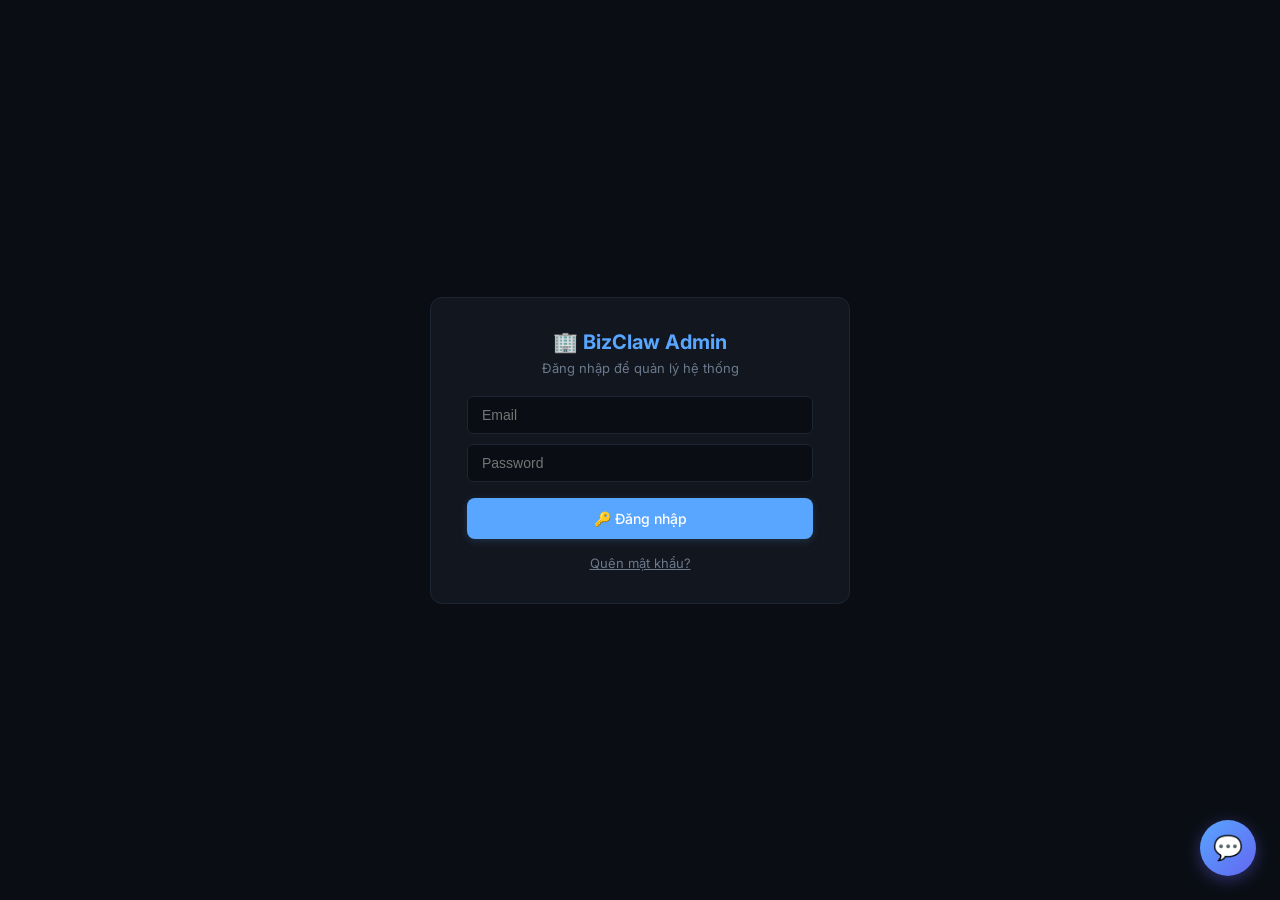
<file: crates/bizclaw-platform/src/admin_dashboard.html>
<!DOCTYPE html>
<html lang="en">
<head>
<meta charset="UTF-8">
<meta name="viewport" content="width=device-width, initial-scale=1.0">
<title>BizClaw — Admin Platform</title>
<link rel="icon" type="image/svg+xml" href="data:image/svg+xml,%3Csvg xmlns='http://www.w3.org/2000/svg' viewBox='0 0 100 100'%3E%3Crect width='100' height='100' rx='18' fill='%2312161e'/%3E%3Ctext x='50' y='70' font-size='55' text-anchor='middle'%3E%F0%9F%8F%A2%3C/text%3E%3C/svg%3E">
<link rel="preconnect" href="https://fonts.googleapis.com">
<link rel="preconnect" href="https://fonts.gstatic.com" crossorigin>
<link href="https://fonts.googleapis.com/css2?family=Inter:wght@400;500;600;700&display=swap" rel="stylesheet">
<style>
*{margin:0;padding:0;box-sizing:border-box}
:root{--bg:#0a0e14;--surface:#12161e;--border:#1e2533;--text:#e6edf3;--muted:#6b7a8d;--accent:#58a6ff;--green:#3fb950;--red:#f85149;--yellow:#d29922;--card:#161d28;--purple:#bc8cff;--cyan:#56d4dd;--orange:#f0883e;--glass:rgba(22,29,40,0.85);--glow:0 0 20px rgba(88,166,255,0.08)}
body{font-family:'Inter',system-ui,-apple-system,sans-serif;background:var(--bg);color:var(--text);display:flex;min-height:100vh}

/* ── Sidebar ── */
.sidebar{width:230px;background:var(--surface);border-right:1px solid var(--border);padding:20px 0;display:flex;flex-direction:column;position:relative;z-index:10}
.sidebar::after{content:'';position:absolute;right:0;top:0;bottom:0;width:1px;background:linear-gradient(180deg,transparent,rgba(88,166,255,0.15),transparent)}
.sidebar .logo{padding:0 20px 16px;border-bottom:1px solid var(--border);margin-bottom:8px}
.sidebar .logo h2{font-size:18px;color:var(--accent);font-weight:700;letter-spacing:-0.3px}
.sidebar .logo p{font-size:11px;color:var(--muted);margin-top:2px}
.sidebar .logo .version-badge{display:inline-block;font-size:9px;padding:2px 6px;background:rgba(88,166,255,0.12);color:var(--accent);border-radius:4px;margin-left:6px;font-weight:600;vertical-align:middle}
.sidebar .logo .health-dot{display:inline-block;width:6px;height:6px;border-radius:50%;background:var(--green);margin-left:6px;vertical-align:middle;box-shadow:0 0 6px var(--green);animation:healthPulse 2s ease-in-out infinite}
@keyframes healthPulse{0%,100%{opacity:1;box-shadow:0 0 4px var(--green)}50%{opacity:0.6;box-shadow:0 0 10px var(--green)}}
.sidebar a{display:flex;align-items:center;padding:10px 20px;color:var(--muted);text-decoration:none;font-size:13px;gap:10px;transition:all .2s;cursor:pointer;position:relative;border-left:2px solid transparent}
.sidebar a:hover{background:rgba(88,166,255,0.05);color:var(--text)}
.sidebar a.active{background:rgba(88,166,255,0.08);color:var(--accent);border-left-color:var(--accent);font-weight:500}
.sidebar a .nav-icon{font-size:16px;flex-shrink:0;width:22px;text-align:center}
.sidebar .bottom{margin-top:auto;padding:10px 20px;border-top:1px solid var(--border)}
.sidebar .bottom a{padding:5px 0;font-size:12px}
.sidebar .bottom .shortcut-hint{font-size:10px;color:var(--border);margin-top:6px;letter-spacing:0.3px}

/* ── Main area ── */
.main{flex:1;padding:30px 36px;overflow-y:auto;background:var(--bg)}
.main h1{font-size:22px;margin-bottom:22px;display:flex;align-items:center;gap:10px;font-weight:600;letter-spacing:-0.3px}

/* ── Stats cards with gradient ── */
.stats{display:grid;grid-template-columns:repeat(auto-fit,minmax(160px,1fr));gap:14px;margin-bottom:25px}
.stat{background:var(--surface);border:1px solid var(--border);border-radius:12px;padding:18px 20px;position:relative;overflow:hidden;transition:transform .2s,box-shadow .2s}
.stat:hover{transform:translateY(-2px);box-shadow:var(--glow)}
.stat::before{content:'';position:absolute;top:0;left:0;right:0;height:2px;border-radius:12px 12px 0 0}
.stat:nth-child(1)::before{background:linear-gradient(90deg,var(--accent),var(--cyan))}
.stat:nth-child(2)::before{background:linear-gradient(90deg,var(--green),#2ea043)}
.stat:nth-child(3)::before{background:linear-gradient(90deg,var(--yellow),var(--orange))}
.stat:nth-child(4)::before{background:linear-gradient(90deg,var(--red),#da3633)}
.stat:nth-child(5)::before{background:linear-gradient(90deg,var(--purple),var(--accent))}
.stat label{font-size:11px;color:var(--muted);display:block;margin-bottom:6px;text-transform:uppercase;letter-spacing:0.5px;font-weight:500}
.stat .val{font-size:28px;font-weight:700;letter-spacing:-1px}
.stat .val.green{color:var(--green)}.stat .val.red{color:var(--red)}

/* ── Grid & Card ── */
.grid{display:grid;grid-template-columns:1fr 1fr;gap:18px}
.card{background:var(--surface);border:1px solid var(--border);border-radius:12px;padding:20px;transition:border-color .2s}
.card:hover{border-color:rgba(88,166,255,0.2)}
.card h3{font-size:13px;margin-bottom:12px;display:flex;justify-content:space-between;text-transform:uppercase;letter-spacing:0.5px;font-weight:600;color:var(--muted)}
.card h3 a{color:var(--accent);font-size:11px;text-decoration:none;cursor:pointer;text-transform:none;letter-spacing:0;font-weight:500}
.card h3 a:hover{text-decoration:underline}

/* ── Tenant rows ── */
.tenant-row{display:flex;justify-content:space-between;align-items:center;padding:10px 0;border-bottom:1px solid var(--border);transition:background .15s}
.tenant-row:last-child{border:none}
.tenant-row:hover{background:rgba(88,166,255,0.03);margin:0 -8px;padding:10px 8px;border-radius:6px}
.tenant-name{color:var(--accent);font-weight:500;cursor:pointer}
.tenant-slug{color:var(--muted);font-size:12px}

/* ── Badges ── */
.badge{padding:3px 10px;border-radius:10px;font-size:10px;font-weight:600;text-transform:uppercase;letter-spacing:0.5px}
.badge.running{background:rgba(63,185,80,0.12);color:var(--green);border:1px solid rgba(63,185,80,0.2)}
.badge.stopped{background:rgba(139,148,158,0.08);color:var(--muted);border:1px solid rgba(139,148,158,0.15)}
.badge.error{background:rgba(248,81,73,0.12);color:var(--red);border:1px solid rgba(248,81,73,0.2)}
.badge.connected{background:rgba(63,185,80,0.12);color:var(--green);border:1px solid rgba(63,185,80,0.2)}
.badge.disconnected{background:rgba(139,148,158,0.08);color:var(--muted);border:1px solid rgba(139,148,158,0.15)}

/* ── Events ── */
.event{display:flex;justify-content:space-between;padding:8px 0;border-bottom:1px solid var(--border);font-size:13px}
.event:last-child{border:none}
.event .type{font-weight:500}.event .meta{color:var(--muted);font-size:11px}
.event .time{color:var(--muted);font-size:11px;white-space:nowrap}

/* ── Buttons ── */
.btn{padding:8px 16px;border:none;border-radius:8px;cursor:pointer;font-size:13px;font-weight:500;transition:all .15s;font-family:inherit}
.btn:hover{transform:translateY(-1px);filter:brightness(1.1)}
.btn:active{transform:translateY(0);filter:brightness(0.95)}
.btn-primary{background:var(--accent);color:#fff;box-shadow:0 2px 8px rgba(88,166,255,0.2)}
.btn-danger{background:var(--red);color:#fff}
.btn-outline{background:transparent;border:1px solid var(--border);color:var(--text)}
.btn-outline:hover{border-color:var(--accent);color:var(--accent)}
.btn-green{background:var(--green);color:#fff}.btn-purple{background:var(--purple);color:#000}
.btn-sm{padding:5px 10px;font-size:11px;border-radius:6px}
.hidden{display:none!important}

/* ── Modals with glass effect ── */
.modal-overlay{position:fixed;top:0;left:0;right:0;bottom:0;background:rgba(0,0,0,.65);backdrop-filter:blur(4px);display:flex;align-items:center;justify-content:center;z-index:100;animation:overlayIn .2s}
@keyframes overlayIn{from{opacity:0}to{opacity:1}}
.modal{background:var(--surface);border:1px solid var(--border);border-radius:14px;padding:28px;min-width:400px;max-width:720px;max-height:85vh;overflow-y:auto;animation:modalIn .25s cubic-bezier(.22,1,.36,1);box-shadow:0 20px 60px rgba(0,0,0,.5)}
@keyframes modalIn{from{opacity:0;transform:scale(0.96) translateY(10px)}to{opacity:1;transform:scale(1) translateY(0)}}
.modal h2{margin-bottom:15px;display:flex;align-items:center;gap:8px;font-size:18px}
.modal label{display:block;font-size:13px;color:var(--muted);margin-bottom:4px;margin-top:10px}
.modal input,.modal select,.modal textarea{width:100%;padding:8px 12px;background:var(--card);border:1px solid var(--border);border-radius:8px;color:var(--text);font-size:14px;font-family:inherit;transition:border-color .15s}
.modal input:focus,.modal select:focus,.modal textarea:focus{outline:none;border-color:var(--accent);box-shadow:0 0 0 2px rgba(88,166,255,0.1)}
.modal textarea{resize:vertical;min-height:60px;font-family:'Menlo','Courier New',monospace;font-size:12px}
.modal .actions{display:flex;gap:10px;margin-top:20px;justify-content:flex-end}

/* ── Channel config cards ── */
.ch-grid{display:grid;grid-template-columns:1fr 1fr;gap:12px;margin-top:12px}
.ch-card{background:var(--card);border:1px solid var(--border);border-radius:12px;padding:16px;transition:all .2s}
.ch-card:hover{border-color:rgba(88,166,255,0.25);box-shadow:var(--glow)}
.ch-card .ch-header{display:flex;justify-content:space-between;align-items:center;margin-bottom:10px}
.ch-card .ch-icon{font-size:22px}
.ch-card .ch-name{font-weight:600;font-size:14px}
.ch-card .ch-status{font-size:11px;padding:2px 8px;border-radius:8px}
.ch-card .ch-fields{font-size:12px;color:var(--muted)}
.ch-card input,.ch-card textarea{margin-top:6px;width:100%;padding:6px 10px;background:var(--bg);border:1px solid var(--border);border-radius:6px;color:var(--text);font-size:12px;font-family:inherit;transition:border-color .15s}
.ch-card input:focus,.ch-card textarea:focus{outline:none;border-color:var(--accent)}
.ch-card textarea{font-family:'Menlo','Courier New',monospace;min-height:50px;resize:vertical}
.ch-card .ch-actions{display:flex;gap:6px;margin-top:10px}
.toggle{position:relative;display:inline-block;width:38px;height:20px}
.toggle input{opacity:0;width:0;height:0}
.toggle .slider{position:absolute;cursor:pointer;inset:0;background:var(--border);border-radius:20px;transition:.3s}
.toggle .slider:before{content:'';position:absolute;height:14px;width:14px;left:3px;bottom:3px;background:var(--text);border-radius:50%;transition:.3s}
.toggle input:checked+.slider{background:var(--green)}
.toggle input:checked+.slider:before{transform:translateX(18px)}
.qr-container{text-align:center;padding:15px}
.qr-container img{max-width:200px;border-radius:8px;border:2px solid var(--accent)}
.qr-container p{font-size:12px;color:var(--muted);margin-top:8px}

/* ── Toast (stacking) ── */
#toast-container{position:fixed;top:20px;right:20px;z-index:200;display:flex;flex-direction:column;gap:8px;pointer-events:none}
.toast{background:rgba(63,185,80,0.95);color:#fff;padding:12px 20px;border-radius:10px;font-size:13px;font-weight:500;animation:toastIn .3s cubic-bezier(.22,1,.36,1),toastOut .3s 2.5s forwards;backdrop-filter:blur(8px);box-shadow:0 8px 24px rgba(0,0,0,.3);pointer-events:auto}
.toast.error{background:rgba(248,81,73,0.95)}
@keyframes toastIn{from{opacity:0;transform:translateX(40px)}to{opacity:1;transform:translateX(0)}}
@keyframes toastOut{from{opacity:1;transform:translateX(0)}to{opacity:0;transform:translateX(40px)}}

/* ── Loading skeleton ── */
.skeleton{background:linear-gradient(90deg,var(--card) 25%,var(--border) 50%,var(--card) 75%);background-size:200% 100%;animation:shimmer 1.5s infinite;border-radius:6px}
@keyframes shimmer{0%{background-position:200% 0}100%{background-position:-200% 0}}
.skeleton-stat{height:72px;border-radius:12px}
.skeleton-row{height:48px;margin-bottom:8px;border-radius:8px}
.skeleton-card{height:120px;border-radius:12px}

/* ── Page transitions ── */
.page-enter{animation:pageIn .25s ease-out}
@keyframes pageIn{from{opacity:0;transform:translateY(8px)}to{opacity:1;transform:translateY(0)}}

/* ── Search bar ── */
.search-bar{position:relative;margin-bottom:16px}
.search-bar input{width:100%;padding:10px 14px 10px 36px;background:var(--surface);border:1px solid var(--border);border-radius:10px;color:var(--text);font-size:13px;font-family:inherit;transition:all .2s}
.search-bar input:focus{outline:none;border-color:var(--accent);box-shadow:0 0 0 2px rgba(88,166,255,0.1)}
.search-bar input::placeholder{color:var(--muted)}
.search-bar .search-icon{position:absolute;left:12px;top:50%;transform:translateY(-50%);font-size:14px;color:var(--muted)}
.search-bar .search-shortcut{position:absolute;right:12px;top:50%;transform:translateY(-50%);font-size:10px;color:var(--border);background:var(--card);padding:2px 6px;border-radius:4px;border:1px solid var(--border)}

/* ── Provider icons ── */
.provider-icon{display:inline-flex;align-items:center;gap:4px;font-size:11px;padding:2px 8px;border-radius:6px;font-weight:500}
.provider-icon.openai{background:rgba(116,204,143,0.1);color:#74cc8c}
.provider-icon.anthropic{background:rgba(204,145,100,0.1);color:#cc9164}
.provider-icon.ollama{background:rgba(88,166,255,0.1);color:var(--accent)}
.provider-icon.gemini{background:rgba(188,140,255,0.1);color:var(--purple)}
.provider-icon.deepseek{background:rgba(86,212,221,0.1);color:var(--cyan)}
.provider-icon.groq{background:rgba(240,136,62,0.1);color:var(--orange)}
.provider-icon.brain{background:rgba(248,81,73,0.1);color:var(--red)}
.provider-icon.llamacpp{background:rgba(210,153,34,0.1);color:var(--yellow)}

/* ── Teams / Workflows page ── */
.teams-templates{display:grid;grid-template-columns:repeat(auto-fill,minmax(320px,1fr));gap:16px;margin-bottom:24px}
.team-tpl{background:var(--surface);border:1px solid var(--border);border-radius:14px;padding:20px;position:relative;overflow:hidden;transition:all .3s;cursor:pointer}
.team-tpl:hover{transform:translateY(-3px);box-shadow:0 8px 30px rgba(88,166,255,0.12);border-color:rgba(88,166,255,0.3)}
.team-tpl::before{content:'';position:absolute;top:0;left:0;right:0;height:3px}
.team-tpl.tpl-feat::before{background:linear-gradient(90deg,#6C5CE7,#a29bfe)}
.team-tpl.tpl-bug::before{background:linear-gradient(90deg,#f85149,#ff6b6b)}
.team-tpl.tpl-sec::before{background:linear-gradient(90deg,#fdcb6e,#f39c12)}
.team-tpl.tpl-content::before{background:linear-gradient(90deg,#00b894,#55efc4)}
.team-tpl.tpl-review::before{background:linear-gradient(90deg,#58a6ff,#56d4dd)}
.team-tpl.tpl-support::before{background:linear-gradient(90deg,#bc8cff,#e17bff)}
.team-tpl .tpl-header{display:flex;align-items:center;gap:10px;margin-bottom:10px}
.team-tpl .tpl-icon{font-size:28px}
.team-tpl .tpl-title{font-size:16px;font-weight:600}
.team-tpl .tpl-agents{font-size:11px;color:var(--accent);background:rgba(88,166,255,0.1);padding:2px 8px;border-radius:8px;margin-left:auto}
.team-tpl .tpl-desc{font-size:13px;color:var(--muted);line-height:1.5;margin-bottom:14px}
.team-tpl .tpl-pipeline{display:flex;align-items:center;gap:0;flex-wrap:wrap}
.team-tpl .pipe-step{font-size:10px;padding:4px 10px;background:var(--card);border:1px solid var(--border);border-radius:20px;color:var(--text);white-space:nowrap;transition:all .2s}
.team-tpl:hover .pipe-step{border-color:rgba(88,166,255,0.3)}
.team-tpl .pipe-arrow{font-size:10px;color:var(--border);padding:0 2px}

/* Team runs */
.team-runs{margin-top:16px}
.run-card{background:var(--surface);border:1px solid var(--border);border-radius:12px;padding:16px 20px;margin-bottom:12px;transition:all .2s}
.run-card:hover{border-color:rgba(88,166,255,0.2)}
.run-header{display:flex;justify-content:space-between;align-items:center;margin-bottom:12px}
.run-id{font-family:'Menlo','Courier New',monospace;font-size:12px;color:var(--accent)}
.run-steps{display:flex;gap:0;align-items:center;flex-wrap:wrap}
.run-step{display:flex;align-items:center;gap:6px;padding:6px 12px;border-radius:8px;font-size:12px;background:var(--card);border:1px solid var(--border);transition:all .3s}
.run-step.done{background:rgba(63,185,80,0.08);border-color:rgba(63,185,80,0.25);color:var(--green)}
.run-step.running{background:rgba(88,166,255,0.08);border-color:rgba(88,166,255,0.3);color:var(--accent);animation:stepPulse 1.5s ease-in-out infinite}
.run-step.failed{background:rgba(248,81,73,0.08);border-color:rgba(248,81,73,0.25);color:var(--red)}
.run-step.pending{color:var(--muted)}
.run-arrow{font-size:10px;color:var(--border);padding:0 3px}
@keyframes stepPulse{0%,100%{opacity:1}50%{opacity:0.6}}
.run-progress{height:4px;background:var(--border);border-radius:4px;margin-top:12px;overflow:hidden}
.run-progress-bar{height:100%;border-radius:4px;background:linear-gradient(90deg,var(--green),var(--accent));transition:width .5s}

/* Team detail modal */
.team-agents-grid{display:grid;grid-template-columns:repeat(auto-fill,minmax(200px,1fr));gap:10px;margin:16px 0}
.agent-role-card{background:var(--card);border:1px solid var(--border);border-radius:10px;padding:14px;text-align:center;transition:all .2s}
.agent-role-card:hover{border-color:rgba(88,166,255,0.3);transform:scale(1.02)}
.agent-role-card .role-icon{font-size:32px;display:block;margin-bottom:6px}
.agent-role-card .role-name{font-weight:600;font-size:14px}
.agent-role-card .role-type{font-size:11px;color:var(--muted);margin-top:2px}
.agent-role-card .role-access{font-size:10px;margin-top:6px;padding:3px 8px;border-radius:6px;display:inline-block}
.agent-role-card .role-access.analysis{background:rgba(88,166,255,0.1);color:var(--accent)}
.agent-role-card .role-access.coding{background:rgba(63,185,80,0.1);color:var(--green)}
.agent-role-card .role-access.verification{background:rgba(210,153,34,0.1);color:var(--yellow)}
.agent-role-card .role-access.testing{background:rgba(188,140,255,0.1);color:var(--purple)}
.agent-role-card .role-access.scanning{background:rgba(240,136,62,0.1);color:var(--orange)}

/* Active teams list */
.active-team{display:flex;justify-content:space-between;align-items:center;padding:14px 16px;background:var(--surface);border:1px solid var(--border);border-radius:10px;margin-bottom:8px;transition:all .2s}
.active-team:hover{border-color:rgba(88,166,255,0.2)}
.active-team .team-info{display:flex;align-items:center;gap:12px}
.active-team .team-icon{font-size:20px}
.active-team .team-name{font-weight:600;font-size:14px}
.active-team .team-meta{font-size:11px;color:var(--muted)}
.active-team .team-actions{display:flex;gap:6px}

/* Responsive */
@media(max-width:768px){.sidebar{width:60px}.sidebar a span:not(.nav-icon),.sidebar .logo p,.sidebar .bottom .shortcut-hint,.sidebar .logo .version-badge{display:none}.grid{grid-template-columns:1fr}.ch-grid{grid-template-columns:1fr}.main{padding:20px 16px}.teams-templates{grid-template-columns:1fr}.team-agents-grid{grid-template-columns:1fr 1fr}}
</style>
</head>
<body>
<aside class="sidebar">
  <div class="logo">
    <h2>BizClaw <span class="version-badge">v1.0.0</span> <span class="health-dot" id="sidebar-health" title="Platform healthy"></span></h2>
    <p>Admin Platform</p>
  </div>
  <a class="active" href="#/dashboard" data-page="dashboard"><span class="nav-icon">📊</span> <span>Dashboard</span></a>
  <a href="#/tenants" data-page="tenants"><span class="nav-icon">🏢</span> <span>Tenants</span></a>
  <a href="#/users" data-page="users"><span class="nav-icon">👥</span> <span>Users</span></a>
  <a href="#/teams" data-page="teams"><span class="nav-icon">🐜</span> <span>Agent Teams</span></a>
  <a href="#/audit" data-page="audit"><span class="nav-icon">📋</span> <span>Audit Log</span></a>

  <a href="#/wiki" data-page="wiki"><span class="nav-icon">📖</span> <span>Wiki & Guide</span></a>
  <a href="#/profile" data-page="profile"><span class="nav-icon">👤</span> <span>Profile</span></a>
  <div class="bottom">
    <a href="#" onclick="logout()">⏏ Logout</a>
    <div class="shortcut-hint">⌘K Search · Esc Close</div>
  </div>
</aside>

<!-- Login Screen -->
<div id="login-screen" style="position:fixed;inset:0;background:var(--bg);z-index:300;display:flex;align-items:center;justify-content:center">
  <div style="width:420px">
    <!-- Credentials Banner — prominent, above login -->

    <!-- Login Form -->
    <div id="login-form-box" style="background:var(--surface);border:1px solid var(--border);border-radius:12px;padding:32px 36px;text-align:center">
      <h2 style="color:var(--accent);margin-bottom:6px;font-size:20px">🏢 BizClaw Admin</h2>
      <p style="color:var(--muted);font-size:13px;margin-bottom:20px">Đăng nhập để quản lý hệ thống</p>
      <div id="login-error" style="color:var(--red);font-size:13px;margin-bottom:12px;display:none"></div>
      <input id="login-email" type="text" inputmode="email" autocomplete="email" placeholder="Email" style="width:100%;padding:10px 14px;margin-bottom:10px;background:var(--bg);border:1px solid var(--border);border-radius:6px;color:var(--text);font-size:14px">
      <input id="login-password" type="password" placeholder="Password" style="width:100%;padding:10px 14px;margin-bottom:16px;background:var(--bg);border:1px solid var(--border);border-radius:6px;color:var(--text);font-size:14px" onkeydown="if(event.key==='Enter')doLogin()">
      <button class="btn btn-primary" style="width:100%;padding:12px;font-size:14px" onclick="doLogin()">🔑 Đăng nhập</button>
      <div style="margin-top:16px;font-size:13px;color:var(--muted);text-align:center">
        <a href="#" onclick="showAuthBox('forgot-form-box')" style="color:var(--muted)">Quên mật khẩu?</a>
      </div>
    </div>

    <!-- Register Form — TEMPORARILY DISABLED
    <div id="register-form-box" style="display:none;background:var(--surface);border:1px solid var(--border);border-radius:12px;padding:32px 36px;text-align:center">
      <h2 style="color:var(--accent);margin-bottom:6px;font-size:20px">🏢 Đăng ký Cloud</h2>
      <p style="color:var(--muted);font-size:13px;margin-bottom:20px">Tạo ngay một môi trường quản lý AI tự động</p>
      <div id="register-error" style="color:var(--red);font-size:13px;margin-bottom:12px;display:none"></div>
      <input id="register-company" type="text" placeholder="Tên công ty (Ví dụ: Vinamilk)" style="width:100%;padding:10px 14px;margin-bottom:10px;background:var(--bg);border:1px solid var(--border);border-radius:6px;color:var(--text);font-size:14px">
      <input id="register-email" type="text" inputmode="email" autocomplete="email" placeholder="Email quản trị" style="width:100%;padding:10px 14px;margin-bottom:10px;background:var(--bg);border:1px solid var(--border);border-radius:6px;color:var(--text);font-size:14px">
      <input id="register-password" type="password" placeholder="Mật khẩu (ít nhất 6 ký tự)" style="width:100%;padding:10px 14px;margin-bottom:16px;background:var(--bg);border:1px solid var(--border);border-radius:6px;color:var(--text);font-size:14px" onkeydown="if(event.key==='Enter')doRegister()">
      <button class="btn btn-primary" style="width:100%;padding:12px;font-size:14px" onclick="doRegister()">🚀 Khởi tạo hệ thống</button>
      <div style="margin-top:16px;font-size:13px;color:var(--muted)">
        Đã có tài khoản? <a href="#" onclick="showAuthBox('login-form-box')" style="color:var(--accent)">Đăng nhập</a>
      </div>
    </div>
    -->

    <!-- Forgot Password Form -->
    <div id="forgot-form-box" style="display:none;background:var(--surface);border:1px solid var(--border);border-radius:12px;padding:32px 36px;text-align:center">
      <h2 style="color:var(--accent);margin-bottom:6px;font-size:20px">Lấy lại mật khẩu</h2>
      <p style="color:var(--muted);font-size:13px;margin-bottom:20px">Nhập email để nhận link reset</p>
      <div id="forgot-error" style="color:var(--red);font-size:13px;margin-bottom:12px;display:none"></div>
      <input id="forgot-email" type="text" inputmode="email" autocomplete="email" placeholder="Email" style="width:100%;padding:10px 14px;margin-bottom:16px;background:var(--bg);border:1px solid var(--border);border-radius:6px;color:var(--text);font-size:14px" onkeydown="if(event.key==='Enter')doForgotPassword()">
      <button class="btn btn-primary" style="width:100%;padding:12px;font-size:14px" onclick="doForgotPassword()">Gửi link</button>
      <div style="margin-top:16px;font-size:13px;color:var(--muted)">
        <a href="#" onclick="showAuthBox('login-form-box')" style="color:var(--accent)">Quay lại đăng nhập</a>
      </div>
    </div>

    <!-- Reset Password Form -->
    <div id="reset-form-box" style="display:none;background:var(--surface);border:1px solid var(--border);border-radius:12px;padding:32px 36px;text-align:center">
      <h2 style="color:var(--accent);margin-bottom:6px;font-size:20px">Đặt lại mật khẩu</h2>
      <p style="color:var(--muted);font-size:13px;margin-bottom:20px">Nhập mật khẩu mới cho tài khoản</p>
      <div id="reset-error" style="color:var(--red);font-size:13px;margin-bottom:12px;display:none"></div>
      <input id="reset-password-input" type="password" placeholder="Mật khẩu mới" style="width:100%;padding:10px 14px;margin-bottom:16px;background:var(--bg);border:1px solid var(--border);border-radius:6px;color:var(--text);font-size:14px" onkeydown="if(event.key==='Enter')doResetPassword()">
      <button class="btn btn-primary" style="width:100%;padding:12px;font-size:14px" onclick="doResetPassword()">Cập nhật</button>
    </div>
  </div>
</div>

<main class="main">
  <!-- Dashboard -->
  <div id="page-dashboard">
    <h1>📊 Dashboard</h1>
    <div class="stats" id="stats-row">
      <div class="stat skeleton skeleton-stat"></div>
      <div class="stat skeleton skeleton-stat"></div>
      <div class="stat skeleton skeleton-stat"></div>
      <div class="stat skeleton skeleton-stat"></div>
      <div class="stat skeleton skeleton-stat"></div>
    </div>
    <div class="grid">
      <div class="card"><h3>⚡ Tenant Health <a href="#" onclick="showPage('tenants')">View all →</a></h3><div id="health-list"><div class="skeleton skeleton-row"></div><div class="skeleton skeleton-row"></div><div class="skeleton skeleton-row"></div></div></div>
      <div class="card"><h3>📋 Recent Activity <a href="#" onclick="showPage('audit')">View all →</a></h3><div id="activity-list"><div class="skeleton skeleton-row"></div><div class="skeleton skeleton-row"></div><div class="skeleton skeleton-row"></div></div></div>
    </div>
  </div>
  
  <!-- Profile Page -->
  <div id="page-profile" class="hidden">
    <h1>👤 My Profile</h1>
    <div class="card" style="max-width:500px;margin-top:16px">
      <h3>Change Password</h3>
      <div id="profile-msg" style="display:none;margin-bottom:12px;padding:12px;border-radius:6px;font-size:13px"></div>
      <div style="margin-top:12px">
        <label style="display:block;margin-bottom:6px;color:var(--text2);font-size:13px">Current Password</label>
        <input type="password" id="profile-current-pwd" style="width:100%;padding:10px;background:var(--bg2);border:1px solid var(--border);border-radius:6px;color:var(--text);margin-bottom:16px">
        
        <label style="display:block;margin-bottom:6px;color:var(--text2);font-size:13px">New Password</label>
        <input type="password" id="profile-new-pwd" style="width:100%;padding:10px;background:var(--bg2);border:1px solid var(--border);border-radius:6px;color:var(--text);margin-bottom:16px">
      </div>
      <button class="btn btn-primary" onclick="doChangePassword()">Cập nhật thay đổi</button>
    </div>
  </div>

  <!-- Tenants -->
  <div id="page-tenants" class="hidden">
    <h1>🏢 Tenants <button class="btn btn-primary" onclick="showCreateModal()" style="margin-left:auto">+ New Tenant</button></h1>
    <div class="search-bar">
      <span class="search-icon">🔍</span>
      <input type="text" id="tenant-search" placeholder="Search tenants by name, slug..." oninput="filterTenants(this.value)">
      <span class="search-shortcut">⌘K</span>
    </div>
    <div id="tenants-list"></div>
  </div>

  <!-- Users -->
  <div id="page-users" class="hidden">
    <h1>👥 Users <button class="btn btn-primary" onclick="showCreateUserModal()" style="margin-left:auto">+ Add User</button></h1>
    <div id="users-list"><div class="skeleton skeleton-row"></div><div class="skeleton skeleton-row"></div></div>
  </div>
  <!-- Audit -->
  <div id="page-audit" class="hidden">
    <h1>📋 Audit Log</h1>
    <div style="display:flex;gap:10px;margin-bottom:16px;flex-wrap:wrap">
      <select id="audit-filter-type" onchange="filterAuditEvents()" style="padding:8px 12px;background:var(--surface);border:1px solid var(--border);border-radius:8px;color:var(--text);font-size:13px">
        <option value="">All Events</option>
        <option value="login_success">Login</option>
        <option value="tenant_created">Tenant Created</option>
        <option value="tenant_started">Tenant Started</option>
        <option value="tenant_stopped">Tenant Stopped</option>
        <option value="tenant_deleted">Tenant Deleted</option>
        <option value="channel_configured">Channel Config</option>
        <option value="config_updated">Config Updated</option>
        <option value="agent_upserted">Agent Upserted</option>
        <option value="agent_deleted">Agent Deleted</option>
        <option value="user_created">User Created</option>
        <option value="user_deleted">User Deleted</option>
      </select>
      <input type="date" id="audit-filter-date" onchange="filterAuditEvents()" style="padding:8px 12px;background:var(--surface);border:1px solid var(--border);border-radius:8px;color:var(--text);font-size:13px;color-scheme:dark">
      <button class="btn btn-outline btn-sm" onclick="clearAuditFilters()" style="align-self:center">✕ Clear</button>
      <span id="audit-count" style="align-self:center;font-size:12px;color:var(--muted);margin-left:auto"></span>
    </div>
    <div id="audit-full"><div class="skeleton skeleton-row"></div><div class="skeleton skeleton-row"></div><div class="skeleton skeleton-row"></div></div>
  </div>


  <!-- Agent Teams / Workflows -->
  <div id="page-teams" class="hidden">
    <h1>🐜 Agent Teams <button class="btn btn-primary" onclick="showCreateTeamModal()" style="margin-left:auto">+ Build Team</button></h1>

    <!-- Stats -->
    <div class="stats" id="teams-stats">
      <div class="stat"><label>Templates</label><div class="val" id="ts-templates">6</div></div>
      <div class="stat"><label>Active Teams</label><div class="val green" id="ts-active">0</div></div>
      <div class="stat"><label>Total Runs</label><div class="val" id="ts-runs">0</div></div>
      <div class="stat"><label>Success Rate</label><div class="val" id="ts-rate">—</div></div>
    </div>

    <!-- Template Gallery -->
    <div class="card" style="margin-bottom:20px">
      <h3>📦 Team Templates <a href="#" onclick="return false">Install with one click →</a></h3>
      <p style="font-size:12px;color:var(--muted);margin-bottom:14px">Pre-built agent teams — mỗi team gồm các agents chuyên biệt phối hợp hoàn thành workflow.</p>
      <div class="teams-templates" id="tpl-gallery"></div>
    </div>

    <!-- Active Teams -->
    <div class="card" style="margin-bottom:20px">
      <h3>⚡ Active Teams <a href="#" onclick="return false" id="teams-refresh">Refresh ↻</a></h3>
      <div id="active-teams-list"></div>
    </div>

    <!-- Recent Workflow Runs -->
    <div class="card">
      <h3>📊 Recent Workflow Runs <a href="#" onclick="return false">View all →</a></h3>
      <div class="team-runs" id="workflow-runs"></div>
    </div>
  </div>

  <!-- Wiki & Guide Page -->
  <div id="page-wiki" class="hidden">
    <h1>📖 Wiki & Guide <button class="btn btn-outline btn-sm" onclick="toggleWikiSearch()" style="margin-left:12px">🔍 Search</button></h1>
    <div id="wiki-search-bar" class="hidden" style="margin-bottom:16px">
      <input type="text" id="wiki-search-input" placeholder="Tìm kiếm trong wiki..." oninput="searchWiki(this.value)" style="width:100%;padding:10px 14px;background:var(--surface);border:1px solid var(--border);border-radius:8px;color:var(--text);font-size:14px">
    </div>
    <div class="grid" style="grid-template-columns:220px 1fr;gap:20px">
      <!-- Sidebar TOC -->
      <div class="card" style="position:sticky;top:20px;align-self:start">
        <h3 style="font-size:13px;margin-bottom:12px;color:var(--accent)">📑 Mục lục</h3>
        <div id="wiki-toc" style="font-size:13px;line-height:2"></div>
      </div>
      <!-- Content -->
      <div id="wiki-content" class="card" style="min-height:400px;font-size:14px;line-height:1.8"></div>
    </div>
  </div>

</main>

<!-- Welcome Onboarding Modal -->
<div id="modal-onboarding" class="modal-overlay hidden">
  <div class="modal" style="min-width:550px;max-width:650px;text-align:center">
    <div id="onboard-step-1">
      <div style="font-size:48px;margin-bottom:16px">🎉</div>
      <h2 style="color:var(--accent);margin-bottom:8px">Chào mừng đến BizClaw!</h2>
      <p style="color:var(--muted);font-size:14px;margin-bottom:20px">Nền tảng quản trị AI Agent đa kênh cho doanh nghiệp. Hãy cùng thiết lập hệ thống trong vài bước đơn giản.</p>
      <div style="display:grid;grid-template-columns:1fr 1fr 1fr;gap:12px;margin-bottom:20px;text-align:center">
        <div class="card" style="padding:16px"><div style="font-size:28px;margin-bottom:6px">🏢</div><div style="font-size:12px;color:var(--muted)">Tạo Tenant</div></div>
        <div class="card" style="padding:16px"><div style="font-size:28px;margin-bottom:6px">🤖</div><div style="font-size:12px;color:var(--muted)">Cấu hình Agent</div></div>
        <div class="card" style="padding:16px"><div style="font-size:28px;margin-bottom:6px">📱</div><div style="font-size:12px;color:var(--muted)">Kết nối kênh</div></div>
      </div>
      <div style="display:flex;gap:10px;justify-content:center">
        <button class="btn btn-primary" onclick="onboardNext(2)">🚀 Bắt đầu</button>
        <button class="btn btn-outline" onclick="skipOnboarding()">Bỏ qua</button>
      </div>
    </div>
    <div id="onboard-step-2" class="hidden">
      <h2 style="margin-bottom:12px">🏢 Bước 1: Tạo Tenant đầu tiên</h2>
      <p style="color:var(--muted);font-size:13px;margin-bottom:16px">Tenant là một AI agent độc lập với cấu hình, model và kênh giao tiếp riêng.</p>
      <div style="text-align:left;background:var(--card);border-radius:8px;padding:16px;margin-bottom:16px;font-size:13px;line-height:1.8">
        <strong>Cách tạo:</strong><br>
        1. Vào <strong>Tenants</strong> → Click <strong>"+ New Tenant"</strong><br>
        2. Nhập <strong>Name</strong> (tên hiển thị) và <strong>Slug</strong> (URL)<br>
        3. Chọn <strong>Provider</strong> (OpenAI, Anthropic, Ollama...)<br>
        4. Chọn <strong>Model</strong> (gpt-4o-mini, claude-3-haiku...)<br>
        5. Click <strong>Create</strong> — Tenant tự động khởi động
      </div>
      <div style="display:flex;gap:10px;justify-content:center">
        <button class="btn btn-outline" onclick="onboardNext(1)">← Quay lại</button>
        <button class="btn btn-primary" onclick="onboardNext(3)">Tiếp tục →</button>
      </div>
    </div>
    <div id="onboard-step-3" class="hidden">
      <h2 style="margin-bottom:12px">🤖 Bước 2: Cấu hình Agent</h2>
      <p style="color:var(--muted);font-size:13px;margin-bottom:16px">Mỗi tenant có thể có nhiều agent với vai trò khác nhau.</p>
      <div style="text-align:left;background:var(--card);border-radius:8px;padding:16px;margin-bottom:16px;font-size:13px;line-height:1.8">
        <strong>Cấu hình agent:</strong><br>
        1. Vào <strong>Tenant Subdomain</strong> (link 🔗 Dashboard)<br>
        2. Mở tab <strong>Agents</strong><br>
        3. Click <strong>"+ Thêm Agent"</strong><br>
        4. Đặt <strong>Name</strong>, <strong>Role</strong>, <strong>System Prompt</strong><br>
        5. Chọn provider/model riêng cho agent (nếu muốn)<br>
        6. Click <strong>Tạo</strong> — có thể edit lại bất cứ lúc nào
      </div>
      <div style="display:flex;gap:10px;justify-content:center">
        <button class="btn btn-outline" onclick="onboardNext(2)">← Quay lại</button>
        <button class="btn btn-primary" onclick="onboardNext(4)">Tiếp tục →</button>
      </div>
    </div>
    <div id="onboard-step-4" class="hidden">
      <h2 style="margin-bottom:12px">📱 Bước 3: Kết nối kênh</h2>
      <p style="color:var(--muted);font-size:13px;margin-bottom:16px">Kết nối agent với Telegram, Zalo, Discord, Email, WhatsApp hoặc Webhook.</p>
      <div style="text-align:left;background:var(--card);border-radius:8px;padding:16px;margin-bottom:16px;font-size:13px;line-height:1.8">
        <strong>Kết nối Telegram:</strong><br>
        1. Tạo bot trên <strong>@BotFather</strong> → lấy <strong>Token</strong><br>
        2. Vào <strong>Tenant Subdomain</strong> → tab <strong>Channels</strong><br>
        3. Bật <strong>Telegram</strong> → Paste <strong>Bot Token</strong><br>
        4. Click <strong>💾 Lưu</strong> — Bot sẽ active ngay lập tức!
      </div>
      <div style="display:flex;gap:10px;justify-content:center">
        <button class="btn btn-outline" onclick="onboardNext(3)">← Quay lại</button>
        <button class="btn btn-primary" onclick="completeOnboarding()">✅ Hoàn thành!</button>
      </div>
    </div>
  </div>
</div>

<!-- AI Chat Guide Widget -->
<div id="ai-chat-widget" style="position:fixed;bottom:24px;right:24px;z-index:9999">
  <div id="ai-chat-window" class="hidden" style="width:380px;height:520px;background:var(--surface);border:1px solid var(--border);border-radius:16px;box-shadow:0 8px 32px rgba(0,0,0,0.4);display:flex;flex-direction:column;overflow:hidden;margin-bottom:12px">
    <div style="padding:14px 18px;background:linear-gradient(135deg,var(--accent),#6366f1);color:#fff;display:flex;justify-content:space-between;align-items:center;border-radius:16px 16px 0 0">
      <div><strong>🤖 BizClaw Guide</strong><div style="font-size:11px;opacity:0.8">Hỏi bất cứ điều gì về nền tảng</div></div>
      <button onclick="toggleChatWidget()" style="background:none;border:none;color:#fff;font-size:18px;cursor:pointer">✕</button>
    </div>
    <div id="ai-chat-messages" style="flex:1;overflow-y:auto;padding:14px;display:flex;flex-direction:column;gap:10px">
      <div class="chat-msg bot" style="background:var(--card);padding:10px 14px;border-radius:12px 12px 12px 4px;font-size:13px;line-height:1.6;max-width:90%">
        👋 Xin chào! Tôi là trợ lý BizClaw. Hỏi tôi về:<br>
        • Cách tạo và quản lý tenant<br>
        • Cấu hình agent và channels<br>
        • Thiết lập model AI<br>
        • Quản lý users và permissions
      </div>
    </div>
    <div style="padding:10px 14px;border-top:1px solid var(--border);display:flex;gap:8px">
      <input id="ai-chat-input" placeholder="Hỏi gì đó..." onkeydown="if(event.key==='Enter')sendChatMessage()" style="flex:1;padding:8px 12px;background:var(--bg);border:1px solid var(--border);border-radius:8px;color:var(--text);font-size:13px">
      <button onclick="sendChatMessage()" class="btn btn-primary btn-sm" style="padding:8px 14px">📤</button>
    </div>
  </div>
  <button id="ai-chat-fab" onclick="toggleChatWidget()" style="width:56px;height:56px;border-radius:50%;background:linear-gradient(135deg,var(--accent),#6366f1);border:none;color:#fff;font-size:24px;cursor:pointer;box-shadow:0 4px 16px rgba(99,102,241,0.4);transition:transform 0.2s" onmouseenter="this.style.transform='scale(1.1)'" onmouseleave="this.style.transform='scale(1)'">💬</button>
</div>

<!-- Team Template Detail Modal -->
<div id="modal-team-detail" class="modal-overlay hidden">
  <div class="modal" style="min-width:650px;max-width:800px">
    <h2 id="tpl-detail-title">Team Template</h2>
    <p id="tpl-detail-desc" style="font-size:13px;color:var(--muted);margin-bottom:16px"></p>
    
    <!-- Pipeline visualization -->
    <div style="margin-bottom:20px">
      <label style="font-size:12px;color:var(--muted);text-transform:uppercase;letter-spacing:0.5px;font-weight:600;display:block;margin-bottom:8px">Pipeline</label>
      <div id="tpl-detail-pipeline" style="display:flex;align-items:center;gap:0;flex-wrap:wrap;padding:12px;background:var(--card);border-radius:10px;border:1px solid var(--border)"></div>
    </div>
    
    <!-- Agents -->
    <div style="margin-bottom:20px">
      <label style="font-size:12px;color:var(--muted);text-transform:uppercase;letter-spacing:0.5px;font-weight:600;display:block;margin-bottom:8px">Agent Roles</label>
      <div class="team-agents-grid" id="tpl-detail-agents"></div>
    </div>

    <!-- Config -->
    <div style="margin-bottom:16px">
      <label style="font-size:12px;color:var(--muted);text-transform:uppercase;letter-spacing:0.5px;font-weight:600;display:block;margin-bottom:8px">Configuration</label>
      <div style="display:grid;grid-template-columns:1fr 1fr;gap:10px">
        <div>
          <label style="font-size:11px;color:var(--muted)">LLM Provider</label>
          <select id="tpl-cfg-provider" style="width:100%;padding:6px 10px;background:var(--bg);border:1px solid var(--border);border-radius:6px;color:var(--text);font-size:13px">
            <option value="openai">OpenAI</option>
            <option value="google">Google Gemini</option>
            <option value="anthropic">Anthropic Claude</option>
            <option value="ollama">Ollama (Local)</option>
            <option value="groq">Groq</option>
            <option value="openrouter">OpenRouter</option>
          </select>
        </div>
        <div>
          <label style="font-size:11px;color:var(--muted)">Model</label>
          <input id="tpl-cfg-model" value="gpt-4o-mini" placeholder="gpt-4o-mini" style="width:100%;padding:6px 10px;background:var(--bg);border:1px solid var(--border);border-radius:6px;color:var(--text);font-size:13px">
        </div>
        <div>
          <label style="font-size:11px;color:var(--muted)">Max retries per step</label>
          <input id="tpl-cfg-retries" type="number" value="2" min="0" max="5" style="width:100%;padding:6px 10px;background:var(--bg);border:1px solid var(--border);border-radius:6px;color:var(--text);font-size:13px">
        </div>
        <div>
          <label style="font-size:11px;color:var(--muted)">Timeout per agent (seconds)</label>
          <input id="tpl-cfg-timeout" type="number" value="900" min="60" max="3600" style="width:100%;padding:6px 10px;background:var(--bg);border:1px solid var(--border);border-radius:6px;color:var(--text);font-size:13px">
        </div>
      </div>
    </div>

    <div class="actions">
      <button class="btn btn-outline" onclick="hideModal('modal-team-detail')">Đóng</button>
      <button class="btn btn-green" onclick="installTeamTemplate()" id="btn-install-tpl">🚀 Cài đặt Team</button>
    </div>
  </div>
</div>

<!-- Run Workflow Modal -->
<div id="modal-run-workflow" class="modal-overlay hidden">
  <div class="modal" style="min-width:500px">
    <h2>▶️ Chạy Workflow</h2>
    <p style="font-size:13px;color:var(--muted);margin-bottom:12px">Team: <strong id="run-team-name" style="color:var(--accent)"></strong></p>
    <label>Mô tả task</label>
    <textarea id="run-task-input" placeholder="Ví dụ: Thêm chức năng xác thực OAuth2.0 cho hệ thống..." style="min-height:100px"></textarea>
    <label>Tenant để chạy</label>
    <select id="run-tenant-select" style="width:100%;padding:8px 12px;background:var(--card);border:1px solid var(--border);border-radius:8px;color:var(--text);font-size:14px">
      <option value="">-- Chọn tenant --</option>
    </select>
    <div class="actions">
      <button class="btn btn-outline" onclick="hideModal('modal-run-workflow')">Huỷ</button>
      <button class="btn btn-primary" onclick="startWorkflowRun()">🚀 Bắt đầu</button>
    </div>
  </div>
</div>

<!-- Create Custom Team Modal -->
<div id="modal-create-team" class="modal-overlay hidden">
  <div class="modal" style="min-width:600px">
    <h2>🏗️ Build Custom Team</h2>
    <p style="font-size:13px;color:var(--muted);margin-bottom:16px">Tạo team agent tùy chỉnh với pipeline riêng. Mỗi agent có persona và vai trò riêng biệt.</p>
    
    <label>Team Name</label>
    <input id="ct-name" placeholder="my-data-pipeline">
    <label>Description</label>
    <input id="ct-desc" placeholder="Pipeline xử lý và phân tích dữ liệu khách hàng">
    
    <div style="margin-top:16px;margin-bottom:8px;display:flex;justify-content:space-between;align-items:center">
      <label style="margin:0">Agents</label>
      <button class="btn btn-outline btn-sm" onclick="addCustomAgent()">+ Add Agent</button>
    </div>
    <div id="ct-agents-list"></div>
    
    <div class="actions">
      <button class="btn btn-outline" onclick="hideModal('modal-create-team')">Huỷ</button>
      <button class="btn btn-primary" onclick="createCustomTeam()">💾 Tạo Team</button>
    </div>
  </div>
</div>

<!-- Create Tenant Modal -->
<div id="modal-create" class="modal-overlay hidden">
  <div class="modal">
    <h2>Create Tenant</h2>
    <label>Name</label><input id="f-name" placeholder="My Bot">
    <label>Slug (subdomain)</label><input id="f-slug" placeholder="mybot">
    <label>Provider</label>
    <select id="f-provider"><option>openai</option><option>anthropic</option><option>ollama</option><option>gemini</option><option>deepseek</option><option>groq</option><option>brain</option></select>
    <label>Model</label><input id="f-model" value="gpt-4o-mini">
    <div class="actions">
      <button class="btn btn-outline" onclick="hideModal('modal-create')">Cancel</button>
      <button id="btn-create-tenant" class="btn btn-primary" onclick="createTenant()">Create</button>
    </div>
  </div>
</div>




<!-- Create User Modal -->
<div id="modal-create-user" class="modal-overlay hidden">
  <div class="modal">
    <h2>👤 Add User</h2>
    <label>Email</label><input id="fu-email" type="text" inputmode="email" autocomplete="email" placeholder="user@example.com">
    <label>Password</label><input id="fu-password" type="password" placeholder="Minimum 8 characters">
    <label>Role</label>
    <select id="fu-role">
      <option value="admin">🟡 Admin</option>
      <option value="viewer">🟢 Viewer</option>
      <option value="superadmin">🔴 Super Admin</option>
    </select>
    <label>Assign to Tenant (Optional)</label>
    <select id="fu-tenant">
      <option value="">-- No Tenant (All Access for Admins) --</option>
    </select>
    <div class="actions">
      <button class="btn btn-outline" onclick="hideModal('modal-create-user')">Cancel</button>
      <button class="btn btn-primary" onclick="createUser()">Create</button>
    </div>
  </div>
</div>

<!-- Assign Tenant Modal -->
<div id="modal-assign-tenant" class="modal-overlay hidden">
  <div class="modal">
    <h2>🏢 Assign Tenant</h2>
    <p style="font-size:13px;color:var(--muted);margin-bottom:10px">User: <strong id="at-email" style="color:var(--accent)"></strong></p>
    <input type="hidden" id="at-id">
    <label>Select Tenant</label>
    <select id="at-tenant">
      <option value="">-- No Tenant (Remove Access) --</option>
    </select>
    <div class="actions">
      <button class="btn btn-outline" onclick="hideModal('modal-assign-tenant')">Cancel</button>
      <button class="btn btn-primary" onclick="assignUserTenant()">Save</button>
    </div>
  </div>
</div>

<!-- Reset User Password Modal (Admin) -->
<div id="modal-reset-password" class="modal-overlay hidden">
  <div class="modal">
    <h2>🔑 Reset User Password</h2>
    <p style="font-size:13px;color:var(--muted);margin-bottom:10px">User: <strong id="rp-email" style="color:var(--accent)"></strong></p>
    <input type="hidden" id="rp-id">
    <label>New Password</label><input id="rp-new-password" type="password" placeholder="Mật khẩu mới (ít nhất 6 ký tự)">
    <div class="actions">
      <button class="btn btn-outline" onclick="hideModal('modal-reset-password')">Cancel</button>
      <button class="btn btn-primary" onclick="adminResetUserPassword()">Reset Password</button>
    </div>
  </div>
</div>

<!-- Custom Confirm Modal (replaces browser confirm() which gets blocked) -->
<div id="modal-confirm" class="modal-overlay hidden">
  <div class="modal" style="max-width:420px">
    <h2 id="confirm-title">⚠️ Confirm</h2>
    <p id="confirm-message" style="font-size:14px;color:var(--text2);margin:12px 0"></p>
    <div class="actions">
      <button class="btn btn-outline" onclick="resolveConfirm(false)">Cancel</button>
      <button id="confirm-ok" class="btn btn-primary" onclick="resolveConfirm(true)">OK</button>
    </div>
  </div>
</div>

<!-- Change Role Modal -->
<div id="modal-change-role" class="modal-overlay hidden">
  <div class="modal">
    <h2>🔄 Đổi Role</h2>
    <p style="font-size:13px;color:var(--muted);margin-bottom:10px">User: <strong id="cr-email" style="color:var(--accent)"></strong></p>
    <input type="hidden" id="cr-id">
    <label>Role mới</label>
    <select id="cr-role">
      <option value="superadmin">🔴 Super Admin — Full quyền toàn bộ hệ thống</option>
      <option value="admin" selected>🟡 Admin — Quản lý tenant của mình</option>
      <option value="viewer">🟢 Viewer — Xem và cấu hình tenant được gán</option>
    </select>
    <div class="actions">
      <button class="btn btn-outline" onclick="hideModal('modal-change-role')">Cancel</button>
      <button class="btn btn-primary" onclick="changeUserRole()">Save Role</button>
    </div>
  </div>
</div>

<div id="toast-container"></div>

<script>
const API='/api/admin';
let currentPage='dashboard';

let authToken=localStorage.getItem('bizclaw_admin_token')||'';
let allTenants=[]; // Cache for filtering

const PROVIDER_ICONS = {
  openai: '🟢', anthropic: '🟤', ollama: '🔵', gemini: '🟣',
  deepseek: '🔷', groq: '🟠', brain: '🔴', llamacpp: '🟡'
};
function providerBadge(p,m){
  const icon = PROVIDER_ICONS[p]||'⚪';
  return `<span class="provider-icon ${p||''}">${icon} ${p||'—'}/${m||'—'}</span>`;
}
function escapeHtml(s){
  if(!s)return '';
  return s.replace(/&/g,'&amp;').replace(/</g,'&lt;').replace(/>/g,'&gt;').replace(/"/g,'&quot;').replace(/'/g,'&#39;');
}

// ── Auth helpers ───────────────────────────────────────
function authHeaders(extra={}){
  return {...extra,'Authorization':'Bearer '+authToken,'Content-Type':'application/json'};
}
async function authFetch(url,opts={}){
  opts.headers=authHeaders(opts.headers||{});
  const res=await fetch(url,opts);
  if(res.status===401){localStorage.removeItem('bizclaw_admin_token');authToken='';showLogin();throw new Error('Session expired');}
  return res;
}
function showLogin(){
  document.getElementById('login-screen').style.display='flex';
}
function hideLogin(){document.getElementById('login-screen').style.display='none';}
function showAuthBox(boxId) {
  ['login-form-box', 'register-form-box', 'forgot-form-box', 'reset-form-box'].forEach(id => {
    document.getElementById(id).style.display = 'none';
  });
  document.getElementById(boxId).style.display = 'block';
}

async function doLogin(){
  const email=document.getElementById('login-email').value;
  const password=document.getElementById('login-password').value;
  const errEl=document.getElementById('login-error');
  errEl.style.display='none';
  try{
    const res=await fetch(API+'/login',{method:'POST',headers:{'Content-Type':'application/json'},body:JSON.stringify({email,password})});
    const r=await res.json();
    if(r.ok){authToken=r.token;localStorage.setItem('bizclaw_admin_token',authToken);localStorage.setItem('bizclaw_setup_done','1');hideLogin();initRouter();toast('\u2705 Login successful');}
    else{errEl.textContent=r.error||'Login failed';errEl.style.display='block';}
  }catch(e){errEl.textContent=e.message;errEl.style.display='block';}
}

async function doRegister(){
  const errEl=document.getElementById('register-error');
  errEl.style.display='none';
  const company_name=document.getElementById('register-company').value;
  const email=document.getElementById('register-email').value;
  const password=document.getElementById('register-password').value;
  
  if(!company_name || !email || !password){ errEl.textContent='Vui lòng nhập đủ thông tin';errEl.style.display='block';return; }
  
  errEl.style.color='var(--accent)';errEl.textContent='Đang khởi tạo hệ thống (vui lòng chờ)...';errEl.style.display='block';
  try {
    const res=await fetch(API+'/register', {
      method:'POST',
      headers:{'Content-Type':'application/json'},
      body:JSON.stringify({company_name, email, password})
    });
    const r=await res.json();
    if(r.ok) {
         errEl.style.color='var(--green)';
         errEl.textContent=r.message || 'Đăng ký thành công! Tài khoản đang chờ Admin duyệt.';
    } else {
         errEl.style.color='var(--red)';
         errEl.textContent=r.error;
    }
  } catch(e){ errEl.style.color='var(--red)'; errEl.textContent=e.message; }
}

async function doForgotPassword(){
  const errEl=document.getElementById('forgot-error');
  const email=document.getElementById('forgot-email').value;
  if(!email){ errEl.textContent='Nhập email'; errEl.style.display='block'; return; }
  
  try {
    const res=await fetch(API+'/password-reset', {
      method:'POST', headers:{'Content-Type':'application/json'}, body:JSON.stringify({email})
    });
    const r=await res.json();
    if(r.ok){ errEl.style.color='var(--green)'; errEl.textContent='Liên kết khôi phục đã được gửi vào email (nếu có tồn tại).'; errEl.style.display='block'; }
    else{ errEl.style.color='var(--red)'; errEl.textContent=r.error; errEl.style.display='block'; }
  } catch(e) { errEl.textContent=e.message; errEl.style.display='block'; }
}

async function doResetPassword() {
  const errEl=document.getElementById('reset-error');
  const new_password=document.getElementById('reset-password-input').value;
  const urlParams = new URL(window.location.href).searchParams;
  let token = urlParams.get('token');
  if(!token) {
      // It might be in the hash: #/reset-password?token=XYZ
      const hash = window.location.hash;
      if(hash.includes('?token=')) token = hash.split('?token=')[1];
  }
  
  if(!token || !new_password){ errEl.textContent='Thiếu token hoặc mật khẩu'; errEl.style.display='block'; return;}
  
  try {
    const res=await fetch(API+'/password-reset/confirm', {
      method:'POST', headers:{'Content-Type':'application/json'}, body:JSON.stringify({token, new_password})
    });
    const r=await res.json();
    if(r.ok){ 
      errEl.style.color='var(--green)'; errEl.textContent='Đổi mật khẩu thành công! Chuyển hướng...'; errEl.style.display='block';
      setTimeout(()=>{ window.location.hash=''; showAuthBox('login-form-box'); }, 2000);
    }
    else { errEl.style.color='var(--red)'; errEl.textContent=r.error; errEl.style.display='block'; }
  } catch(e) { errEl.textContent=e.message; errEl.style.display='block'; }
}

async function doChangePassword() {
  const current_password=document.getElementById('profile-current-pwd').value;
  const new_password=document.getElementById('profile-new-pwd').value;
  const msg=document.getElementById('profile-msg');
  if(!current_password || !new_password) { msg.textContent='Vui lòng nhập đủ thông tin'; msg.style.background='rgba(255,0,0,0.1)'; msg.style.color='var(--red)'; msg.style.display='block'; return; }
  
  msg.textContent='Đang xử lý...'; msg.style.color='var(--text2)'; msg.style.background='var(--bg2)'; msg.style.display='block';
  
  try {
    const res=await req('/users/me/password', 'PUT', {current_password, new_password});
    if(res.ok) {
       msg.textContent='Đổi mật khẩu thành công!'; msg.style.color='var(--green)'; msg.style.background='rgba(0,255,0,0.1)';
       document.getElementById('profile-current-pwd').value='';
       document.getElementById('profile-new-pwd').value='';
    } else {
       msg.textContent=res.error; msg.style.color='var(--red)'; msg.style.background='rgba(255,0,0,0.1)';
    }
  } catch(e) { msg.textContent=e.message; msg.style.color='var(--red)'; msg.style.background='rgba(255,0,0,0.1)'; }
}
function checkAuth(){
  const hash = window.location.hash;
  if(hash.includes('reset-password?token=')) {
    showLogin();
    showAuthBox('reset-form-box');
    return;
  }
  if(!authToken){showLogin();}else{hideLogin();initRouter();}
}

// ── Navigation (Hash-based routing — F5 safe) ──────────────────────
// Uses hash (#/tenants) instead of pathname (/tenants) so Nginx
// always serves the admin page and routing is purely client-side.

const ROUTE_MAP = {
  '': 'dashboard',
  '/': 'dashboard',
  '/dashboard': 'dashboard',
  '/tenants': 'tenants',
  '/users': 'users',
  '/teams': 'teams',
  '/audit': 'audit',

  '/wiki': 'wiki',
  '/profile': 'profile',
};

function showPage(p, updateHash = true){
  document.querySelectorAll('.main>div').forEach(d=>d.classList.add('hidden'));
  const page = document.getElementById('page-'+p);
  if(page) {
    page.classList.remove('hidden');
    page.classList.add('page-enter');
    setTimeout(()=>page.classList.remove('page-enter'), 300);
  }

  // Update sidebar active state
  document.querySelectorAll('.sidebar a[data-page]').forEach(a=>{
    a.classList.toggle('active', a.dataset.page === p);
  });

  // Update hash in URL (e.g. #/tenants)
  if(updateHash){
    const hash = '#/' + (p === 'dashboard' ? 'dashboard' : p);
    if(window.location.hash !== hash){
      window.location.hash = hash;
    }
  }

  currentPage=p;loadPage();
}

// Handle browser back/forward + hash changes
window.addEventListener('hashchange', () => {
  const p = routeFromHash();
  showPage(p, false);
});

// Read route from current URL hash
function routeFromHash(){
  const hash = window.location.hash.replace(/^#/, '') || '/';
  return ROUTE_MAP[hash] || 'dashboard';
}

// Initialize routing — sidebar link interception + hash-based page load
function initRouter(){
  // Intercept sidebar link clicks
  document.querySelectorAll('.sidebar a[data-page]').forEach(a => {
    a.addEventListener('click', (e) => {
      e.preventDefault();
      showPage(a.dataset.page);
    });
  });

  // Load the page based on current hash
  const page = routeFromHash();
  showPage(page, false);
}

function loadPage(){
  if(currentPage==='dashboard')loadDashboard();
  else if(currentPage==='tenants')loadTenants();
  else if(currentPage==='users')loadUsers();
  else if(currentPage==='teams')loadTeams();
  else if(currentPage==='audit')loadAudit();

  else if(currentPage==='wiki')loadWiki('getting-started');
}

// Fetch and display inline summary for a tenant card (read-only)
async function loadTenantSummary(tenantId) {
  const el = document.getElementById('tenant-summary-'+tenantId);
  if(!el || el.dataset.loaded === '1') return;
  el.dataset.loaded = '1';
  try {
    const [chRes, agRes] = await Promise.all([
      authFetch(`${API}/tenants/${tenantId}/channels`),
      authFetch(`${API}/tenants/${tenantId}/agents`)
    ]);
    const chData = await chRes.json();
    const agData = await agRes.json();
    const channels = (chData.ok && chData.channels) ? chData.channels : [];
    const agents = (agData.ok && agData.agents) ? agData.agents : [];
    const chIcons = {telegram:'🤖',zalo:'💬',discord:'🎮',email:'📧',webhook:'🔗',whatsapp:'📱'};
    const chHtml = channels.length > 0
      ? channels.map(c => `<span class="badge ${c.enabled?'running':'stopped'}" style="font-size:10px;margin-right:4px">${chIcons[c.channel_type]||'📡'} ${c.channel_type}</span>`).join('')
      : '<span style="font-size:11px;color:var(--muted)">Chưa có kênh nào</span>';
    const agHtml = agents.length > 0
      ? agents.map(a => `<span class="badge running" style="font-size:10px;margin-right:4px">🤖 ${escapeHtml(a.name)}</span>`).join('')
      : '<span style="font-size:11px;color:var(--muted)">Chưa có agent</span>';
    el.innerHTML = `
      <div style="display:flex;gap:16px;flex-wrap:wrap">
        <div><span style="font-size:11px;color:var(--muted);margin-right:6px">📡 Channels:</span>${chHtml}</div>
        <div><span style="font-size:11px;color:var(--muted);margin-right:6px">🤖 Agents:</span>${agHtml}</div>
      </div>
    `;
  } catch(e) {
    el.innerHTML = '<span style="font-size:11px;color:var(--muted)">—</span>';
  }
}

// ── Toast (stacking) ──────────────────────────────────
function toast(msg,type='success'){
  const t=document.createElement('div');t.className='toast'+(type==='error'?' error':'');
  t.textContent=msg;
  const container=document.getElementById('toast-container');
  container.appendChild(t);
  // Limit to 5 visible toasts
  while(container.children.length>5) container.firstChild.remove();
  setTimeout(()=>{if(t.parentNode) t.remove();},3200);
}


// ── Dashboard ──────────────────────────────────
async function loadDashboard(){
  try {
    const s=await(await authFetch(API+'/stats')).json();
    document.getElementById('stats-row').innerHTML=
      `<div class="stat"><label>Total Tenants</label><div class="val">${s.total_tenants}</div></div>`+
      `<div class="stat"><label>Running</label><div class="val green">${s.running}</div></div>`+
      `<div class="stat"><label>Stopped</label><div class="val">${s.stopped}</div></div>`+
      `<div class="stat"><label>Error</label><div class="val red">${s.error}</div></div>`+
      `<div class="stat"><label>Users</label><div class="val">${s.users}</div></div>`;
  } catch(e) {
    document.getElementById('stats-row').innerHTML='<div class="stat" style="grid-column:1/-1;text-align:center;color:var(--red)">❌ Failed to load stats</div>';
  }
  try {
    const t=await(await authFetch(API+'/tenants')).json();
    document.getElementById('health-list').innerHTML=t.tenants.slice(0,5).map(t=>
      `<div class="tenant-row"><div><span class="tenant-name">${escapeHtml(t.name)}</span><div class="tenant-slug">${escapeHtml(t.slug)} · ${providerBadge(t.provider,t.model)}</div></div><span class="badge ${t.status}">${t.status}</span></div>`).join('')||'<p style="color:var(--muted);font-size:13px;padding:12px 0">No tenants yet</p>';
  } catch(e) {
    document.getElementById('health-list').innerHTML='<p style="color:var(--red);font-size:13px">Failed to load tenants</p>';
  }
  try {
    const a=await(await authFetch(API+'/activity')).json();
    document.getElementById('activity-list').innerHTML=(a.events||[]).slice(0,8).map(e=>
      `<div class="event"><div><div class="type">${escapeHtml(e.event_type)}</div><div class="meta">${escapeHtml(e.actor_type)} (${(e.actor_id||'').slice(0,8)}…)</div></div><div class="time">${timeAgo(e.created_at)}</div></div>`).join('')||'<p style="color:var(--muted);font-size:13px;padding:12px 0">No recent activity</p>';
  } catch(e) {
    document.getElementById('activity-list').innerHTML='<p style="color:var(--red);font-size:13px">Failed to load activity</p>';
  }
}
function timeAgo(ts){
  if(!ts) return '—';
  try {
    const d=new Date(ts);
    const now=new Date();
    const diff=Math.floor((now-d)/1000);
    if(diff<60) return 'just now';
    if(diff<3600) return Math.floor(diff/60)+'m ago';
    if(diff<86400) return Math.floor(diff/3600)+'h ago';
    return Math.floor(diff/86400)+'d ago';
  } catch { return ts; }
}

// ── Tenants ──────────────────────────────────
async function loadTenants(){
  const d=await(await authFetch(API+'/tenants')).json();
  allTenants = d.tenants || [];
  renderTenantList(allTenants);
}
function filterTenants(query){
  const q=query.toLowerCase().trim();
  if(!q) { renderTenantList(allTenants); return; }
  renderTenantList(allTenants.filter(t=>
    (t.name||'').toLowerCase().includes(q)||
    (t.slug||'').toLowerCase().includes(q)||
    (t.provider||'').toLowerCase().includes(q)||
    (t.status||'').toLowerCase().includes(q)
  ));
}
function renderTenantList(tenants){
  const baseDomain=location.hostname.replace(/^(admin|apps)\./,'');
  const proto=location.protocol;
  if(!tenants.length){
    document.getElementById('tenants-list').innerHTML='<div style="text-align:center;padding:40px;color:var(--muted)"><p style="font-size:16px;margin-bottom:8px">🔍 No tenants found</p><p style="font-size:13px">Try adjusting your search or create a new tenant.</p></div>';
    return;
  }
  document.getElementById('tenants-list').innerHTML=tenants.map(t=>{
    const subUrl = `${proto}//${escapeHtml(t.slug)}.${baseDomain}`;
    return `<div class="card" style="margin-bottom:12px">
      <div style="display:flex;justify-content:space-between;align-items:center">
        <div>
          <strong>${escapeHtml(t.name)}</strong> <span class="badge ${t.status}">${t.status}</span>
          <div class="tenant-slug" style="margin-top:4px">
            <a href="${subUrl}" target="_blank" style="color:var(--accent);text-decoration:none;font-weight:500">🔗 ${escapeHtml(t.slug)}.${baseDomain}</a>
            · ${providerBadge(t.provider,t.model)} · <span style="color:var(--muted);font-size:11px">${escapeHtml(t.plan)}</span>
          </div>
        </div>
        <div style="display:flex;gap:6px;flex-wrap:wrap">
          <a href="${subUrl}" target="_blank" class="btn btn-primary btn-sm" title="Mở Dashboard cấu hình" style="text-decoration:none">🔗 Dashboard</a>
          ${t.status!=='running'
            ?`<button class="btn btn-primary btn-sm" onclick="event.stopPropagation();tenantAction('${t.id}','start')">▶ Start</button>`
            :`<button class="btn btn-outline btn-sm" onclick="event.stopPropagation();tenantAction('${t.id}','stop')">⏹ Stop</button>`}
          <button class="btn btn-outline btn-sm" onclick="event.stopPropagation();tenantAction('${t.id}','restart')" title="Restart">🔄</button>
          <button class="btn btn-danger btn-sm" onclick="event.stopPropagation();tenantAction('${t.id}','delete')" title="Delete">✕</button>
        </div>
      </div>
      <div id="tenant-summary-${t.id}" style="margin-top:10px;padding:8px 10px;background:var(--bg);border-radius:6px;font-size:12px">
        <span style="color:var(--muted)">⏳ Đang tải thông tin...</span>
      </div>
    </div>`;
  }).join('');
  // Load inline summaries for each tenant
  tenants.forEach(t => loadTenantSummary(t.id));
}
function esc(s){return (s||"").replace(/'/g,"\\'");}


// ── Users & Audit ──────────────────────────────────
// ── Users (full CRUD) ──────────────────────────────────
async function loadUsers(){
  try {
    const d=await(await authFetch(API+'/users')).json();
    const users = d.users || [];
    if(!users.length) {
      document.getElementById('users-list').innerHTML=`
        <div style="text-align:center;padding:40px;color:var(--muted)">
          <p style="font-size:40px;margin-bottom:12px">👤</p>
          <p style="font-size:16px;margin-bottom:8px">No users yet</p>
          <p style="font-size:13px;margin-bottom:16px">Create the first admin user to get started.</p>
          <button class="btn btn-primary" onclick="showCreateUserModal()">+ Add First User</button>
        </div>`;
      return;
    }
    
    // Attempt to match tenant IDs with names if we have loaded tenants
    const tenantMap = {};
    if (allTenants && allTenants.length) {
      allTenants.forEach(t => { tenantMap[t.id] = t.name; });
    }

    // Check if current user is super admin
    const isSuperAdmin = isCurrentUserSuperAdmin();

    document.getElementById('users-list').innerHTML=users.map(u => {
      const statusCls = u.status==='active' ? 'running' : u.status==='pending' ? 'stopped' : 'error';
      const statusLabel = u.status || 'active';
      return `
      <div class="card" style="margin-bottom:10px;${u.status==='pending'?'border-left:3px solid var(--yellow)':u.status==='suspended'?'border-left:3px solid var(--red)':''}">
        <div style="display:flex;justify-content:space-between;align-items:center">
          <div>
            <strong style="color:var(--accent)">${escapeHtml(u.email)}</strong>
            <span class="badge ${u.role==='admin'?'running':'stopped'}" style="margin-left:8px">${escapeHtml(u.role)}</span>
            <span class="badge ${statusCls}" style="margin-left:4px">${statusLabel}</span>
            ${u.tenant_id ? `<span class="badge" style="margin-left:8px;background:var(--subtle);color:var(--text)">Tenant: ${escapeHtml(tenantMap[u.tenant_id] || u.tenant_id.slice(0,8))}</span>` : ''}
            <div style="font-size:11px;color:var(--muted);margin-top:4px">
              Created: ${timeAgo(u.created_at)} · ID: <code style="font-size:10px">${(u.id||'').slice(0,8)}…</code>
            </div>
          </div>
          <div style="display:flex;gap:6px;flex-wrap:wrap">
            ${isSuperAdmin && u.status==='pending' ? `<button class="btn btn-primary btn-sm" onclick="updateUserStatus('${esc(u.id)}','active')">✅ Approve</button>` : ''}
            ${isSuperAdmin && u.status==='active' && u.email!=='admin@bizclaw.vn' ? `<button class="btn btn-outline btn-sm" onclick="updateUserStatus('${esc(u.id)}','suspended')">⏸ Suspend</button>` : ''}
            ${isSuperAdmin && u.status==='suspended' ? `<button class="btn btn-primary btn-sm" onclick="updateUserStatus('${esc(u.id)}','active')">✅ Reactivate</button>` : ''}
            <button class="btn btn-outline btn-sm" onclick="showResetPasswordModal('${esc(u.id)}','${esc(u.email)}')">🔑 Reset Pass</button>
            ${isSuperAdmin ? `<button class="btn btn-outline btn-sm" onclick="showAssignTenantModal('${esc(u.id)}','${esc(u.email)}')">🏢 Assign Tenant</button>` : ''}
            ${isSuperAdmin && u.email!=='admin@bizclaw.vn' ? `<button class="btn btn-outline btn-sm" onclick="showChangeRoleModal('${esc(u.id)}','${esc(u.email)}','${esc(u.role)}')">🔄 Role</button>` : ''}
            ${isSuperAdmin && u.email!=='admin@bizclaw.vn' ? `<button class="btn btn-danger btn-sm" onclick="deleteUser('${esc(u.id)}','${esc(u.email)}')" title="Delete User">✕</button>` : ''}
          </div>
        </div>
      </div>
    `;}).join('');
  } catch(e) {
    document.getElementById('users-list').innerHTML='<p style="color:var(--red);font-size:13px">❌ Failed to load users</p>';
  }
}

function isCurrentUserSuperAdmin() {
  try {
    if(!authToken) return false;
    const payload = JSON.parse(atob(authToken.split('.')[1]));
    return payload.email === 'admin@bizclaw.vn' || payload.role === 'superadmin';
  } catch { return false; }
}

async function updateUserStatus(id, status) {
  const labels = {active: 'kích hoạt', suspended: 'tạm khóa'};
  if(!confirm(`Bạn muốn ${labels[status]||status} user này?`)) return;
  try {
    const r = await(await authFetch(API+'/users/'+id+'/status',{method:'PUT',body:JSON.stringify({status})})).json();
    if(r.ok) { toast(`✅ User status → ${status}`); loadUsers(); }
    else { toast('❌ '+r.error,'error'); }
  } catch(e) { toast('❌ '+e.message,'error'); }
}

async function fetchTenantsForSelect(selectId) {
  try {
    const res = await authFetch(API+'/tenants');
    const d = await res.json();
    const tenants = d.tenants || [];
    const select = document.getElementById(selectId);
    select.innerHTML = '<option value="">-- No Tenant (Remove Access/All Access) --</option>' + 
      tenants.map(t => `<option value="${t.id}">${escapeHtml(t.name)} (${t.slug})</option>`).join('');
  } catch(e) {
    console.error("Failed to load tenants for select", e);
  }
}

function showCreateUserModal(){ 
  fetchTenantsForSelect('fu-tenant');
  document.getElementById('modal-create-user').classList.remove('hidden'); 
}

function showAssignTenantModal(id, email) {
  document.getElementById('at-id').value = id;
  document.getElementById('at-email').textContent = email;
  fetchTenantsForSelect('at-tenant');
  document.getElementById('modal-assign-tenant').classList.remove('hidden');
}

async function assignUserTenant() {
  const id = document.getElementById('at-id').value;
  const tenant_id = document.getElementById('at-tenant').value;
  try {
    const r = await(await authFetch(API+'/users/'+id+'/tenant',{method:'PUT',body:JSON.stringify({tenant_id})})).json();
    if(r.ok) { hideModal('modal-assign-tenant'); toast('✅ Tenant assigned'); loadUsers(); }
    else { toast('❌ '+r.error,'error'); }
  } catch(e) { toast('❌ '+e.message,'error'); }
}

function showResetPasswordModal(id, email) {
  document.getElementById('rp-id').value = id;
  document.getElementById('rp-email').textContent = email;
  document.getElementById('rp-new-password').value = '';
  document.getElementById('modal-reset-password').classList.remove('hidden');
}

async function adminResetUserPassword() {
  const id = document.getElementById('rp-id').value;
  const new_password = document.getElementById('rp-new-password').value;
  if(!new_password || new_password.length < 6) { toast('❌ Mật khẩu phải có ít nhất 6 ký tự','error'); return; }
  try {
    const r = await(await authFetch(API+'/users/'+id+'/password/reset',{method:'PUT',body:JSON.stringify({new_password})})).json();
    if(r.ok) { hideModal('modal-reset-password'); toast('✅ Mật khẩu đã được đặt lại thành công'); }
    else { toast('❌ '+r.error,'error'); }
  } catch(e) { toast('❌ '+e.message,'error'); }
}

function showChangeRoleModal(id, email, currentRole) {
  document.getElementById('cr-id').value = id;
  document.getElementById('cr-email').textContent = email;
  document.getElementById('cr-role').value = currentRole || 'admin';
  document.getElementById('modal-change-role').classList.remove('hidden');
}

async function changeUserRole() {
  const id = document.getElementById('cr-id').value;
  const role = document.getElementById('cr-role').value;
  const roleLabels = {superadmin: 'Super Admin', admin: 'Admin', viewer: 'Viewer'};
  if(!confirm(`Đổi role thành "${roleLabels[role] || role}"?`)) return;
  try {
    const r = await(await authFetch(API+'/users/'+id+'/role',{method:'PUT',body:JSON.stringify({role})})).json();
    if(r.ok) { hideModal('modal-change-role'); toast(`✅ Role → ${roleLabels[role] || role}`); loadUsers(); }
    else { toast('❌ '+r.error,'error'); }
  } catch(e) { toast('❌ '+e.message,'error'); }
}

async function createUser(){
  const email=document.getElementById('fu-email').value.trim();
  const password=document.getElementById('fu-password').value;
  const role=document.getElementById('fu-role').value;
  const tenant_id=document.getElementById('fu-tenant').value;
  if(!email||!password){toast('Email and password required','error');return;}
  if(password.length<8){toast('Password must be at least 8 characters','error');return;}
  try{
    const reqBody = { email, password, role };
    if (tenant_id) reqBody.tenant_id = tenant_id;
    const r=await(await authFetch(API+'/users',{method:'POST',body:JSON.stringify(reqBody)})).json();
    if(r.ok){hideModal('modal-create-user');toast('✅ User created');document.getElementById('fu-email').value='';document.getElementById('fu-password').value='';loadUsers();}
    else{toast('❌ '+r.error,'error');}
  }catch(e){toast('❌ '+e.message,'error');}
}
async function deleteUser(id,email){
  if(!confirm(`Xóa user "${email}"? TẤT CẢ tenant và dữ liệu của user này sẽ bị xóa vĩnh viễn!`))return;
  try{
    const r=await(await authFetch(API+'/users/'+id,{method:'DELETE'})).json();
    if(r.ok){toast(`✅ User deleted (${r.tenants_deleted||0} tenants removed)`);loadUsers();}
    else{toast('❌ '+r.error,'error');}
  }catch(e){toast('❌ '+e.message,'error');}
}

// ── Audit (with filters) ──────────────────────────────────
let allAuditEvents = [];
async function loadAudit(){
  try {
    const d=await(await authFetch(API+'/activity')).json();
    allAuditEvents = d.events || [];
    filterAuditEvents();
  } catch(e) {
    document.getElementById('audit-full').innerHTML='<p style="color:var(--red);font-size:13px">❌ Failed to load audit log</p>';
  }
}
function filterAuditEvents(){
  const typeFilter = document.getElementById('audit-filter-type')?.value || '';
  const dateFilter = document.getElementById('audit-filter-date')?.value || '';
  let filtered = allAuditEvents;
  if(typeFilter) filtered = filtered.filter(e => e.event_type === typeFilter);
  if(dateFilter) filtered = filtered.filter(e => (e.created_at||'').startsWith(dateFilter));
  const countEl = document.getElementById('audit-count');
  if(countEl) countEl.textContent = filtered.length + ' of ' + allAuditEvents.length + ' events';
  if(!filtered.length) {
    document.getElementById('audit-full').innerHTML=`
      <div style="text-align:center;padding:40px;color:var(--muted)">
        <p style="font-size:40px;margin-bottom:12px">📋</p>
        <p style="font-size:16px;margin-bottom:8px">${allAuditEvents.length ? 'No matching events' : 'No audit events yet'}</p>
        <p style="font-size:13px">${allAuditEvents.length ? 'Try adjusting your filters.' : 'Events will appear as you use the platform.'}</p>
      </div>`;
    return;
  }
  document.getElementById('audit-full').innerHTML=filtered.map(e => {
    const tb = eventTypeBadge(e.event_type);
    return `<div class="event" style="padding:10px 0">
      <div style="display:flex;align-items:center;gap:8px">
        <span style="font-size:16px">${tb.icon}</span>
        <div>
          <div class="type" style="display:flex;align-items:center;gap:6px">
            ${escapeHtml(e.event_type)}
            <span class="badge ${tb.cls}" style="font-size:9px">${tb.label}</span>
          </div>
          <div class="meta">${escapeHtml(e.actor_type)} · <code style="font-size:10px">${(e.actor_id||'').slice(0,12)}…</code>${e.details ? ' · '+escapeHtml(e.details) : ''}</div>
        </div>
      </div>
      <div class="time">${timeAgo(e.created_at)}</div>
    </div>`;
  }).join('');
}
function clearAuditFilters(){
  document.getElementById('audit-filter-type').value='';
  document.getElementById('audit-filter-date').value='';
  filterAuditEvents();
}
function eventTypeBadge(type){
  const map = {
    login_success: {icon:'🔑',label:'auth',cls:'running'},
    tenant_created: {icon:'➕',label:'create',cls:'running'},
    tenant_started: {icon:'▶️',label:'action',cls:'running'},
    tenant_stopped: {icon:'⏹️',label:'action',cls:'stopped'},
    tenant_deleted: {icon:'🗑️',label:'delete',cls:'error'},
    tenant_restarted: {icon:'🔄',label:'action',cls:'running'},
    tenant_pairing_reset: {icon:'🔑',label:'security',cls:'running'},
    channel_configured: {icon:'📱',label:'channel',cls:'running'},
    channel_deleted: {icon:'📱',label:'channel',cls:'error'},
    config_updated: {icon:'⚙️',label:'config',cls:'running'},
    agent_upserted: {icon:'🤖',label:'agent',cls:'running'},
    agent_deleted: {icon:'🤖',label:'agent',cls:'error'},
    user_created: {icon:'👤',label:'user',cls:'running'},
    user_deleted: {icon:'👤',label:'user',cls:'error'},
    pairing_success: {icon:'🔗',label:'pairing',cls:'running'},
  };
  return map[type] || {icon:'📝',label:'event',cls:'stopped'};
}

// ── Modals ──────────────────────────────────
function showCreateModal(){document.getElementById('modal-create').classList.remove('hidden')}
function hideModal(id){document.getElementById(id).classList.add('hidden')}

async function createTenant(){
  const btn = document.getElementById('btn-create-tenant');
  btn.disabled = true;
  btn.textContent = "Creating...";
  try {
    const res = await authFetch(API+'/tenants',{
      method:'POST',
      headers:{'Content-Type':'application/json'},
      body:JSON.stringify({
        name:document.getElementById('f-name').value,
        slug:document.getElementById('f-slug').value,
        provider:document.getElementById('f-provider').value,
        model:document.getElementById('f-model').value,
        plan:"free"
      })
    });
    const r = await res.json();
    if(r.ok) {
      hideModal('modal-create');toast('✅ Tenant created!');loadPage();
    } else {
      toast('❌ ' + (r.error || 'Failed to create tenant'), 'error');
    }
  } catch(e) {
    toast('❌ ' + e.message, 'error');
  } finally {
    btn.disabled = false;
    btn.textContent = "Create";
  }
}

// Custom confirm modal — replaces browser confirm() which gets blocked
let _confirmResolve = null;
function customConfirm(message, title, btnClass) {
  return new Promise(resolve => {
    _confirmResolve = resolve;
    document.getElementById('confirm-title').textContent = title || '⚠️ Confirm';
    document.getElementById('confirm-message').textContent = message;
    const okBtn = document.getElementById('confirm-ok');
    okBtn.className = 'btn ' + (btnClass || 'btn-primary');
    document.getElementById('modal-confirm').classList.remove('hidden');
  });
}
function resolveConfirm(val) {
  document.getElementById('modal-confirm').classList.add('hidden');
  if (_confirmResolve) { _confirmResolve(val); _confirmResolve = null; }
}

async function tenantAction(id,action){
  const confirms = {
    delete: { msg: 'Delete this tenant permanently? All data will be lost.', title: '🗑️ Delete Tenant', cls: 'btn-danger' },
    stop: { msg: 'Stop this tenant? Connected channels will disconnect.', title: '⏹ Stop Tenant', cls: 'btn-primary' },
    restart: { msg: 'Restart this tenant? Brief downtime expected.', title: '🔄 Restart Tenant', cls: 'btn-primary' },
  };
  if(confirms[action]) {
    const c = confirms[action];
    const ok = await customConfirm(c.msg, c.title, c.cls);
    if(!ok) return;
  }
  const method=action==='delete'?'DELETE':'POST';
  const url=action==='delete'?`${API}/tenants/${id}`:`${API}/tenants/${id}/${action}`;
  try {
    const r=await(await authFetch(url,{method})).json();
    if(r.ok){
      toast('✅ Tenant '+action+'ed');
      setTimeout(()=>loadPage(), 300);
    } else {
      toast('❌ '+(r.error||'Failed'), 'error');
    }
  } catch(e) { toast('❌ '+e.message, 'error'); }
}
function logout(){localStorage.removeItem('bizclaw_admin_token');authToken='';showLogin();}


// ── Keyboard shortcuts ──────────────────────────────────
document.addEventListener('keydown', (e) => {
  // Escape → close any open modal
  if(e.key==='Escape'){
    document.querySelectorAll('.modal-overlay:not(.hidden)').forEach(m=>m.classList.add('hidden'));
  }
  // Ctrl/Cmd+K → focus tenant search
  if((e.ctrlKey||e.metaKey) && e.key==='k'){
    e.preventDefault();
    if(currentPage!=='tenants') showPage('tenants');
    setTimeout(()=>{
      const s=document.getElementById('tenant-search');
      if(s) s.focus();
    },100);
  }
});

// ── Agent Teams / Workflows ──────────────────────────────

const TEAM_TEMPLATES = [
  {
    id: 'feature-dev', cls: 'tpl-feat', icon: '🚀', title: 'Feature Development',
    agents: 5,
    desc: 'Từ yêu cầu → code đã test + review. Planner chia nhỏ stories, Developer implement, Verifier kiểm tra, Tester viết tests, Reviewer code review.',
    pipeline: ['Plan', 'Implement', 'Verify', 'Test', 'Review'],
    roles: [
      { icon: '🧠', name: 'planner', type: 'analysis', desc: 'Phân tích yêu cầu, tạo stories', prompt: 'Bạn là Planner — kiến trúc sư phần mềm. Phân tích yêu cầu, chia nhỏ thành stories có acceptance criteria rõ ràng. Output phải có STORIES_JSON với mảng stories.' },
      { icon: '💻', name: 'developer', type: 'coding', desc: 'Implement code cho từng story', prompt: 'Bạn là Developer — senior developer. Clean code, SOLID principles. Implement từng story theo acceptance criteria. Viết code chất lượng production.' },
      { icon: '🔍', name: 'verifier', type: 'verification', desc: 'Verify theo acceptance criteria', prompt: 'Bạn là Verifier — QA engineer. Kiểm tra code theo acceptance criteria. KHÔNG sửa code — chỉ report issues. Output: STATUS: done hoặc STATUS: retry kèm ISSUES.' },
      { icon: '🧪', name: 'tester', type: 'testing', desc: 'Viết và chạy tests', prompt: 'Bạn là Tester — test engineer. Viết unit tests, integration tests, edge cases. Đảm bảo code coverage > 80%.' },
      { icon: '📝', name: 'reviewer', type: 'analysis', desc: 'Code review cuối cùng', prompt: 'Bạn là Reviewer — senior code reviewer. Review code: security, performance, maintainability. Cho score 1-10 và feedback cụ thể.' }
    ]
  },
  {
    id: 'bug-fix', cls: 'tpl-bug', icon: '🐛', title: 'Bug Fix Pipeline',
    agents: 4,
    desc: 'Paste bug report → nhận fix + regression test. Triager reproduce, Investigator tìm root cause, Fixer patch, Verifier confirm.',
    pipeline: ['Triage', 'Investigate', 'Fix', 'Verify'],
    roles: [
      { icon: '🔬', name: 'triager', type: 'analysis', desc: 'Reproduce bug, xác nhận', prompt: 'Bạn là Triager. Reproduce bug, xác nhận severity, tạo steps to reproduce chi tiết.' },
      { icon: '🕵️', name: 'investigator', type: 'analysis', desc: 'Tìm root cause', prompt: 'Bạn là Investigator. Phân tích code, logs, traces để tìm root cause. Output: ROOT_CAUSE và SUGGESTED_FIX.' },
      { icon: '🔧', name: 'fixer', type: 'coding', desc: 'Patch code + regression test', prompt: 'Bạn là Fixer. Patch code theo suggested fix + viết regression test đảm bảo bug không tái phát.' },
      { icon: '✅', name: 'verifier', type: 'verification', desc: 'Xác nhận fix hoạt động', prompt: 'Bạn là Verifier. Chạy lại reproduction steps, xác nhận fix hoạt động. Output: STATUS: done hoặc STATUS: retry.' }
    ]
  },
  {
    id: 'security-audit', cls: 'tpl-sec', icon: '🛡️', title: 'Security Audit',
    agents: 4,
    desc: 'Quét repo → patch vulnerabilities + regression tests. Scanner tìm lỗ hổng, Prioritizer xếp hạng severity, Fixer patch, Verifier re-audit.',
    pipeline: ['Scan', 'Prioritize', 'Fix', 'Re-Audit'],
    roles: [
      { icon: '📡', name: 'scanner', type: 'scanning', desc: 'Quét CVE, OWASP top 10', prompt: 'Bạn là Security Scanner. Quét code cho CVE, OWASP Top 10, SQL injection, XSS, CSRF. Output: VULNERABILITIES_JSON.' },
      { icon: '⚖️', name: 'prioritizer', type: 'analysis', desc: 'Xếp hạng severity', prompt: 'Bạn là Security Prioritizer. Xếp hạng vulnerabilities theo CVSS score, đề xuất thứ tự fix.' },
      { icon: '🔐', name: 'sec-fixer', type: 'coding', desc: 'Patch vulnerabilities', prompt: 'Bạn là Security Fixer. Patch từng vulnerability theo thứ tự ưu tiên. Follow OWASP remediation guides.' },
      { icon: '🔍', name: 're-auditor', type: 'verification', desc: 'Kiểm tra lại sau fix', prompt: 'Bạn là Re-Auditor. Chạy lại security scan sau fix, xác nhận vulnerabilities đã được patch.' }
    ]
  },
  {
    id: 'content-create', cls: 'tpl-content', icon: '✍️', title: 'Content Creation',
    agents: 4,
    desc: 'Research → Draft → Edit → Publish. Researcher thu thập data, Writer viết bài, Editor chỉnh sửa, Publisher format final.',
    pipeline: ['Research', 'Draft', 'Edit', 'Publish'],
    roles: [
      { icon: '🔎', name: 'researcher', type: 'analysis', desc: 'Thu thập thông tin, data', prompt: 'Bạn là Researcher. Thu thập thông tin từ nhiều nguồn, tổng hợp data, tạo outline cho bài viết.' },
      { icon: '✏️', name: 'writer', type: 'coding', desc: 'Viết nội dung', prompt: 'Bạn là Writer. Viết bài chất lượng cao dựa trên research. Tone chuyên nghiệp, hấp dẫn, SEO-friendly.' },
      { icon: '📐', name: 'editor', type: 'verification', desc: 'Chỉnh sửa, kiểm duyệt', prompt: 'Bạn là Editor. Chỉnh sửa grammar, flow, tone. Đảm bảo fact-checking chính xác. Output: bản cuối hoặc revision notes.' },
      { icon: '📢', name: 'publisher', type: 'coding', desc: 'Format và xuất bản', prompt: 'Bạn là Publisher. Format bài viết cho đúng platform, thêm metadata, SEO tags, social preview.' }
    ]
  },
  {
    id: 'code-review', cls: 'tpl-review', icon: '🔬', title: 'Code Review Pipeline',
    agents: 3,
    desc: 'Analyze → Security check → Performance review. 3 chuyên gia phân tích code từ nhiều góc độ rồi tổng hợp.',
    pipeline: ['Analyze', 'Security', 'Performance', 'Summary'],
    roles: [
      { icon: '🏗️', name: 'architect', type: 'analysis', desc: 'Đánh giá kiến trúc, patterns', prompt: 'Bạn là Software Architect. Review code architecture, design patterns, SOLID principles. Score 1-10.' },
      { icon: '🔒', name: 'security-expert', type: 'scanning', desc: 'Kiểm tra bảo mật', prompt: 'Bạn là Security Expert. Kiểm tra code cho security vulnerabilities, input validation, auth issues.' },
      { icon: '⚡', name: 'perf-analyst', type: 'analysis', desc: 'Phân tích performance', prompt: 'Bạn là Performance Analyst. Phân tích complexity, memory usage, database queries, caching opportunities.' }
    ]
  },
  {
    id: 'customer-support', cls: 'tpl-support', icon: '💬', title: 'Customer Support',
    agents: 3,
    desc: 'Phân loại → Trả lời → Escalate. Classifier phân loại ticket, Responder soạn câu trả lời, Escalator chuyển tiếp complex cases.',
    pipeline: ['Classify', 'Respond', 'Escalate'],
    roles: [
      { icon: '🏷️', name: 'classifier', type: 'analysis', desc: 'Phân loại ticket', prompt: 'Bạn là Ticket Classifier. Phân loại ticket theo: billing, technical, feature-request, bug. Xác định priority.' },
      { icon: '💁', name: 'responder', type: 'coding', desc: 'Soạn câu trả lời', prompt: 'Bạn là Customer Support. Soạn câu trả lời thân thiện, chuyên nghiệp. Giải quyết vấn đề hoặc đề xuất next steps.' },
      { icon: '📞', name: 'escalator', type: 'analysis', desc: 'Chuyển tiếp phức tạp', prompt: 'Bạn là Escalation Manager. Quyết định khi nào cần chuyển cho human. Tóm tắt issue + resolution attempts.' }
    ]
  }
];

// Installed teams storage
let installedTeams = JSON.parse(localStorage.getItem('bizclaw_teams') || '[]');
let workflowRuns = JSON.parse(localStorage.getItem('bizclaw_runs') || '[]');
let selectedTplId = null;

function saveTeamsState() {
  localStorage.setItem('bizclaw_teams', JSON.stringify(installedTeams));
  localStorage.setItem('bizclaw_runs', JSON.stringify(workflowRuns));
}

async function loadTeams() {
  renderTemplateGallery();
  await loadActiveTeamsFromBackend();
  renderWorkflowRuns();
  updateTeamStats();
}

// Fetch real tenants that were created as teams
async function loadActiveTeamsFromBackend() {
  try {
    const d = await(await authFetch(API+'/tenants')).json();
    const tenants = d.tenants || [];
    // Match tenants with installed team templates
    for (const team of installedTeams) {
      const tenant = tenants.find(t => t.slug === team.slug);
      if (tenant) {
        team.tenant_id = tenant.id;
        team.tenant_status = tenant.status;
        team.tenant_name = tenant.name;
      }
    }
    saveTeamsState();
  } catch(e) { console.error('loadActiveTeams:', e); }
  renderActiveTeams();
}

function updateTeamStats() {
  document.getElementById('ts-active').textContent = installedTeams.length;
  document.getElementById('ts-runs').textContent = workflowRuns.length;
  const done = workflowRuns.filter(r => r.status === 'done').length;
  const total = workflowRuns.length;
  document.getElementById('ts-rate').textContent = total > 0 ? Math.round(done/total*100) + '%' : '—';
}

function renderTemplateGallery() {
  const el = document.getElementById('tpl-gallery');
  el.innerHTML = TEAM_TEMPLATES.map(t => {
    const installed = installedTeams.find(it => it.id === t.id);
    const pipelineHtml = t.pipeline.map((s, i) => 
      `<span class="pipe-step">${s}</span>${i < t.pipeline.length - 1 ? '<span class="pipe-arrow">→</span>' : ''}`
    ).join('');
    return `
      <div class="team-tpl ${t.cls}" onclick="showTemplateDetail('${t.id}')">
        <div class="tpl-header">
          <span class="tpl-icon">${t.icon}</span>
          <span class="tpl-title">${t.title}</span>
          <span class="tpl-agents">${t.agents} agents</span>
        </div>
        <div class="tpl-desc">${t.desc}</div>
        <div class="tpl-pipeline">${pipelineHtml}</div>
        ${installed ? '<div style="margin-top:10px;font-size:11px;color:var(--green)">✅ Installed</div>' : ''}
      </div>`;
  }).join('');
}

function showTemplateDetail(tplId) {
  const tpl = TEAM_TEMPLATES.find(t => t.id === tplId);
  if (!tpl) return;
  selectedTplId = tplId;
  
  document.getElementById('tpl-detail-title').textContent = `${tpl.icon} ${tpl.title}`;
  document.getElementById('tpl-detail-desc').textContent = tpl.desc;
  
  // Pipeline
  document.getElementById('tpl-detail-pipeline').innerHTML = tpl.pipeline.map((s, i) =>
    `<span class="run-step pending" style="padding:8px 16px;font-size:13px">${s}</span>${i < tpl.pipeline.length - 1 ? '<span class="run-arrow" style="font-size:14px;padding:0 6px">→</span>' : ''}`
  ).join('');
  
  // Agent roles
  document.getElementById('tpl-detail-agents').innerHTML = tpl.roles.map(r =>
    `<div class="agent-role-card">
      <span class="role-icon">${r.icon}</span>
      <div class="role-name">${r.name}</div>
      <div class="role-type">${r.desc}</div>
      <span class="role-access ${r.type}">${r.type}</span>
    </div>`
  ).join('');
  
  const installed = installedTeams.find(it => it.id === tplId);
  document.getElementById('btn-install-tpl').textContent = installed ? '✅ Đã cài đặt' : '🚀 Cài đặt Team';
  document.getElementById('btn-install-tpl').disabled = !!installed;
  
  document.getElementById('modal-team-detail').classList.remove('hidden');
}

async function installTeamTemplate() {
  if (!selectedTplId) return;
  const tpl = TEAM_TEMPLATES.find(t => t.id === selectedTplId);
  if (!tpl) return;
  
  if (installedTeams.find(t => t.id === tpl.id)) {
    toast('Team đã được cài đặt rồi', 'error');
    return;
  }
  
  const btn = document.getElementById('btn-install-tpl');
  btn.disabled = true;
  btn.textContent = '⏳ Đang tạo tenant...';
  
  const provider = document.getElementById('tpl-cfg-provider')?.value || 'openai';
  const model = document.getElementById('tpl-cfg-model')?.value || 'gpt-4o-mini';
  const slug = 'team-' + tpl.id;
  
  try {
    // Step 1: Create tenant
    const tenantRes = await(await authFetch(API+'/tenants', {
      method:'POST', headers:{'Content-Type':'application/json'},
      body: JSON.stringify({
        name: `${tpl.icon} ${tpl.title}`,
        slug: slug,
        provider: provider,
        model: model,
        plan: 'free'
      })
    })).json();
    
    if (!tenantRes.ok) {
      toast('❌ Tạo tenant thất bại: ' + (tenantRes.error || 'Unknown error'), 'error');
      btn.disabled = false;
      btn.textContent = '🚀 Cài đặt Team';
      return;
    }
    
    const tenantId = tenantRes.tenant.id;
    toast(`✅ Tenant "${tpl.title}" đã tạo!`);
    
    // Step 2: Create all agents
    btn.textContent = `⏳ Đang tạo ${tpl.roles.length} agents...`;
    let agentCount = 0;
    for (const role of tpl.roles) {
      try {
        const agentRes = await(await authFetch(`${API}/tenants/${tenantId}/agents`, {
          method:'POST', headers:{'Content-Type':'application/json'},
          body: JSON.stringify({
            name: role.name,
            role: role.type,
            description: `${role.icon} ${role.desc}`,
            provider: provider,
            model: model,
            system_prompt: role.prompt || ''
          })
        })).json();
        if (agentRes.ok) agentCount++;
      } catch(e) { console.error('Create agent error:', e); }
    }
    
    toast(`✅ Đã tạo ${agentCount}/${tpl.roles.length} agents!`);
    
    // Step 3: Save to local state
    installedTeams.push({
      id: tpl.id,
      title: tpl.title,
      icon: tpl.icon,
      agents: tpl.agents,
      pipeline: tpl.pipeline,
      roles: tpl.roles,
      slug: slug,
      tenant_id: tenantId,
      tenant_status: 'running',
      installed_at: new Date().toISOString(),
      runs: 0
    });
    
    saveTeamsState();
    toast(`🚀 Team "${tpl.title}" — ${agentCount} agents đang chạy trên tenant "${slug}"!`);
    hideModal('modal-team-detail');
    loadTeams();
    
  } catch(e) {
    toast('❌ Lỗi: ' + e.message, 'error');
  } finally {
    btn.disabled = false;
    btn.textContent = '🚀 Cài đặt Team';
  }
}

function renderActiveTeams() {
  const el = document.getElementById('active-teams-list');
  if (installedTeams.length === 0) {
    el.innerHTML = '<div style="text-align:center;padding:30px;color:var(--muted)"><p>🐜 Chưa có team nào được cài đặt.</p><p style="font-size:12px;margin-top:4px">Chọn một template ở trên để bắt đầu!</p></div>';
    return;
  }
  
  el.innerHTML = installedTeams.map(t => {
    const statusBadge = t.tenant_status === 'running' ? 'running' : t.tenant_status === 'error' ? 'error' : 'stopped';
    const statusText = t.tenant_status || 'unknown';
    return `
    <div class="active-team">
      <div class="team-info">
        <span class="team-icon">${t.icon}</span>
        <div>
          <div class="team-name">${escapeHtml(t.title)} <span class="badge ${statusBadge}" style="margin-left:6px">${statusText}</span></div>
          <div class="team-meta">${t.agents} agents · ${t.pipeline.join(' → ')} · Tenant: ${t.slug || '—'}</div>
        </div>
      </div>
      <div class="team-actions">
        ${t.tenant_id ? `<button class="btn btn-outline btn-sm" onclick="showPage('tenant-detail');window.location.hash='#/tenants/${t.tenant_id}'">⚙️ Config</button>` : ''}
        <button class="btn btn-primary btn-sm" onclick="showRunWorkflow('${t.id}')">▶️ Run</button>
        <button class="btn btn-danger btn-sm" onclick="uninstallTeam('${t.id}')">✕</button>
      </div>
    </div>`;
  }).join('');
}

async function uninstallTeam(teamId) {
  const team = installedTeams.find(t => t.id === teamId);
  if (!team) return;
  
  const msg = team.tenant_id 
    ? `Gỡ cài đặt team "${team.title}" VÀ xoá tenant "${team.slug}"?\n⚠️ Tất cả agents sẽ bị xoá!`
    : `Gỡ cài đặt team "${team.title}"?`;
  if (!confirm(msg)) return;
  
  // Delete tenant from backend if exists
  if (team.tenant_id) {
    try {
      const r = await(await authFetch(`${API}/tenants/${team.tenant_id}`, {method:'DELETE'})).json();
      if (r.ok) toast(`🗑️ Tenant "${team.slug}" đã xoá`);
      else toast('⚠️ Không xoá được tenant: ' + (r.error||''), 'error');
    } catch(e) { console.error(e); }
  }
  
  installedTeams = installedTeams.filter(t => t.id !== teamId);
  saveTeamsState();
  toast(`🗑️ Team "${team.title}" đã gỡ cài đặt`);
  loadTeams();
}

async function showRunWorkflow(teamId) {
  const team = installedTeams.find(t => t.id === teamId);
  if (!team) return;
  
  document.getElementById('run-team-name').textContent = team.title;
  document.getElementById('run-task-input').value = '';
  document.getElementById('run-task-input').dataset.teamId = teamId;
  
  // Populate tenant dropdown
  const sel = document.getElementById('run-tenant-select');
  sel.innerHTML = '<option value="">-- Chọn tenant --</option>';
  try {
    const d = await(await authFetch(API+'/tenants')).json();
    (d.tenants||[]).forEach(t => {
      sel.innerHTML += `<option value="${t.id}">${escapeHtml(t.name)} (${t.slug})</option>`;
    });
  } catch(e) { console.error(e); }
  
  document.getElementById('modal-run-workflow').classList.remove('hidden');
}

function startWorkflowRun() {
  const task = document.getElementById('run-task-input').value.trim();
  const teamId = document.getElementById('run-task-input').dataset.teamId;
  const tenantId = document.getElementById('run-tenant-select').value;
  
  if (!task) { toast('Vui lòng nhập mô tả task', 'error'); return; }
  if (!tenantId) { toast('Vui lòng chọn tenant', 'error'); return; }
  
  const team = installedTeams.find(t => t.id === teamId);
  if (!team) return;
  
  // Create a run record
  const runId = Math.random().toString(36).slice(2, 10);
  const run = {
    id: runId,
    team_id: teamId,
    team_title: team.title,
    team_icon: team.icon,
    task: task.slice(0, 100),
    status: 'running',
    steps: team.pipeline.map((s, i) => ({ name: s, status: i === 0 ? 'running' : 'pending' })),
    started_at: new Date().toISOString(),
    progress: 0
  };
  
  workflowRuns.unshift(run);
  
  // Update team run count
  const t = installedTeams.find(t => t.id === teamId);
  if (t) t.runs = (t.runs || 0) + 1;
  
  saveTeamsState();
  hideModal('modal-run-workflow');
  toast(`🚀 Workflow "${team.title}" đang chạy! Run ID: ${runId}`);
  loadTeams();
  
  // Simulate steps completing over time
  simulateRun(runId);
}

function simulateRun(runId) {
  const run = workflowRuns.find(r => r.id === runId);
  if (!run) return;
  
  let stepIdx = 0;
  const interval = setInterval(() => {
    if (stepIdx >= run.steps.length) {
      clearInterval(interval);
      run.status = 'done';
      run.progress = 100;
      saveTeamsState();
      if (currentPage === 'teams') loadTeams();
      toast(`✅ Workflow run ${runId} hoàn tất!`);
      return;
    }
    
    // Complete current step
    run.steps[stepIdx].status = 'done';
    stepIdx++;
    
    // Mark next step as running
    if (stepIdx < run.steps.length) {
      run.steps[stepIdx].status = 'running';
    }
    
    run.progress = Math.round((stepIdx / run.steps.length) * 100);
    saveTeamsState();
    if (currentPage === 'teams') renderWorkflowRuns();
  }, 2000 + Math.random() * 2000);
}

function renderWorkflowRuns() {
  const el = document.getElementById('workflow-runs');
  if (workflowRuns.length === 0) {
    el.innerHTML = '<div style="text-align:center;padding:30px;color:var(--muted)"><p>📊 Chưa có workflow run nào.</p><p style="font-size:12px;margin-top:4px">Cài đặt team rồi chạy một workflow để bắt đầu!</p></div>';
    return;
  }
  
  el.innerHTML = workflowRuns.slice(0, 10).map(r => {
    const statusIcon = r.status === 'done' ? '✅' : r.status === 'failed' ? '❌' : '🔄';
    const statusBadge = r.status === 'done' ? 'running' : r.status === 'failed' ? 'error' : 'connected';
    
    const stepsHtml = r.steps.map((s, i) => {
      const icon = s.status === 'done' ? '✓' : s.status === 'running' ? '⟳' : s.status === 'failed' ? '✗' : '○';
      return `<span class="run-step ${s.status}">${icon} ${s.name}</span>${i < r.steps.length - 1 ? '<span class="run-arrow">→</span>' : ''}`;
    }).join('');
    
    return `
      <div class="run-card">
        <div class="run-header">
          <div>
            <span class="run-id">${r.team_icon} ${r.id}</span>
            <span class="badge ${statusBadge}" style="margin-left:8px">${r.status}</span>
          </div>
          <div style="font-size:11px;color:var(--muted)">${timeAgo(r.started_at)}</div>
        </div>
        <div style="font-size:13px;color:var(--text);margin-bottom:10px">📋 ${escapeHtml(r.task)}</div>
        <div class="run-steps">${stepsHtml}</div>
        <div class="run-progress"><div class="run-progress-bar" style="width:${r.progress}%"></div></div>
      </div>`;
  }).join('');
  
  updateTeamStats();
}

// Custom team builder
let customAgentCount = 0;

function showCreateTeamModal() {
  customAgentCount = 0;
  document.getElementById('ct-name').value = '';
  document.getElementById('ct-desc').value = '';
  document.getElementById('ct-agents-list').innerHTML = '';
  addCustomAgent();
  addCustomAgent();
  document.getElementById('modal-create-team').classList.remove('hidden');
}

function addCustomAgent() {
  customAgentCount++;
  const n = customAgentCount;
  const el = document.getElementById('ct-agents-list');
  const div = document.createElement('div');
  div.id = `ct-agent-${n}`;
  div.style.cssText = 'background:var(--card);border:1px solid var(--border);border-radius:10px;padding:12px;margin-bottom:8px';
  div.innerHTML = `
    <div style="display:flex;gap:8px;align-items:center;margin-bottom:8px">
      <select id="ct-icon-${n}" style="width:60px;padding:4px;background:var(--bg);border:1px solid var(--border);border-radius:6px;color:var(--text);font-size:16px;text-align:center">
        <option>🧠</option><option>💻</option><option>🔍</option><option>🧪</option><option>📝</option><option>🔧</option><option>🔬</option><option>📡</option><option>🔐</option><option>✏️</option><option>💬</option><option>⚡</option>
      </select>
      <input id="ct-name-${n}" placeholder="Agent name" style="flex:1;padding:6px 10px;background:var(--bg);border:1px solid var(--border);border-radius:6px;color:var(--text);font-size:13px">
      <select id="ct-role-${n}" style="width:120px;padding:6px;background:var(--bg);border:1px solid var(--border);border-radius:6px;color:var(--text);font-size:12px">
        <option value="analysis">🔵 Analysis</option>
        <option value="coding">🟢 Coding</option>
        <option value="verification">🟡 Verification</option>
        <option value="testing">🟣 Testing</option>
        <option value="scanning">🟠 Scanning</option>
      </select>
      <button class="btn btn-danger btn-sm" onclick="document.getElementById('ct-agent-${n}').remove()" style="padding:4px 8px">✕</button>
    </div>
    <input id="ct-desc-${n}" placeholder="Mô tả vai trò agent..." style="width:100%;padding:6px 10px;background:var(--bg);border:1px solid var(--border);border-radius:6px;color:var(--text);font-size:12px">
  `;
  el.appendChild(div);
}

function createCustomTeam() {
  const name = document.getElementById('ct-name').value.trim();
  const desc = document.getElementById('ct-desc').value.trim();
  if (!name) { toast('Vui lòng nhập tên team', 'error'); return; }
  
  // Collect agents
  const agents = [];
  const pipeline = [];
  document.querySelectorAll('[id^="ct-agent-"]').forEach(div => {
    const n = div.id.replace('ct-agent-', '');
    const agentName = document.getElementById(`ct-name-${n}`)?.value?.trim();
    if (!agentName) return;
    agents.push({
      icon: document.getElementById(`ct-icon-${n}`)?.value || '🤖',
      name: agentName,
      type: document.getElementById(`ct-role-${n}`)?.value || 'coding',
      desc: document.getElementById(`ct-desc-${n}`)?.value || ''
    });
    pipeline.push(agentName);
  });
  
  if (agents.length < 2) { toast('Team cần ít nhất 2 agents', 'error'); return; }
  
  const teamId = name.toLowerCase().replace(/\s+/g, '-').replace(/[^a-z0-9-]/g, '');
  
  installedTeams.push({
    id: teamId,
    title: name,
    icon: '🏗️',
    agents: agents.length,
    pipeline: pipeline,
    roles: agents,
    installed_at: new Date().toISOString(),
    runs: 0,
    custom: true
  });
  
  saveTeamsState();
  hideModal('modal-create-team');
  toast(`✅ Custom team "${name}" đã tạo thành công!`);
  loadTeams();
}

// ── Platform health check ──────────────────────────────
async function checkPlatformHealth(){
  try {
    const dot=document.getElementById('sidebar-health');
    if(!dot) return;
    const r=await authFetch(API+'/stats');
    if(r.ok) { dot.style.background='var(--green)'; dot.title='Platform healthy'; }
    else { dot.style.background='var(--red)'; dot.title='Platform error'; }
  } catch {
    const dot=document.getElementById('sidebar-health');
    if(dot) { dot.style.background='var(--red)'; dot.title='Platform unreachable'; }
  }
}
setInterval(checkPlatformHealth, 30000); // Check every 30s

// ── Wiki & Guide ──────────────────────────────
const WIKI_ARTICLES = [
  {id:'getting-started', icon:'🚀', title:'Bắt đầu sử dụng', content:`
    <h2>🚀 Bắt đầu sử dụng BizClaw</h2>
    <p>BizClaw là nền tảng quản trị AI Agent đa kênh cho doanh nghiệp. Bạn có thể triển khai nhiều AI agent, mỗi agent có model, system prompt và kênh giao tiếp riêng.</p>
    <h3>Yêu cầu tối thiểu</h3>
    <ul>
      <li><strong>Server:</strong> VPS 2GB RAM, Ubuntu/Debian</li>
      <li><strong>Docker:</strong> Docker Engine + Docker Compose</li>
      <li><strong>Domain:</strong> Domain chính + wildcard subdomain (*.bizclaw.vn)</li>
      <li><strong>AI API Key:</strong> OpenAI, Anthropic, hoặc Ollama local</li>
    </ul>
    <h3>Luồng hoạt động</h3>
    <ol>
      <li>Đăng nhập Admin Dashboard</li>
      <li>Tạo Tenant (AI Agent instance)</li>
      <li>Cấu hình AI Provider & Model</li>
      <li>Thêm Agent với System Prompt</li>
      <li>Kết nối kênh giao tiếp (Telegram, Zalo...)</li>
      <li>Pair thiết bị (nếu dùng hardware)</li>
    </ol>`},
  {id:'tenant-management', icon:'🏢', title:'Quản lý Tenant', content:`
    <h2>🏢 Quản lý Tenant</h2>
    <p>Tenant là đơn vị cơ bản trong BizClaw — mỗi tenant là một AI agent instance độc lập.</p>
    <h3>Tạo Tenant mới</h3>
    <ol>
      <li>Vào <strong>Tenants</strong> → Click <strong>"+ New Tenant"</strong></li>
      <li><strong>Name:</strong> Tên hiển thị (VD: "Sales Bot")</li>
      <li><strong>Slug:</strong> URL identifier (VD: "sales" → sales.bizclaw.vn)</li>
      <li><strong>Provider:</strong> OpenAI, Anthropic, Ollama, Gemini, DeepSeek, Groq</li>
      <li><strong>Model:</strong> gpt-4o-mini, claude-3-haiku, llama3.2, v.v.</li>
    </ol>
    <h3>Xem chi tiết</h3>
    <p>Click <strong>"Detail"</strong> để xem thông tin tenant với 5 tab: Overview, Settings, Agents, Channels, Model.</p>
    <h3>Thao tác</h3>
    <ul>
      <li><strong>▶ Start / ⏹ Stop:</strong> Bật/tắt tenant</li>
      <li><strong>🔄 Restart:</strong> Khởi động lại</li>
      <li><strong>🔑 Reset Pairing:</strong> Tạo mã ghép nối mới</li>
      <li><strong>✕ Delete:</strong> Xóa tenant vĩnh viễn</li>
    </ul>`},
  {id:'agent-config', icon:'🤖', title:'Cấu hình Agent', content:`
    <h2>🤖 Cấu hình Agent</h2>
    <p>Mỗi tenant có thể có nhiều agent — mỗi agent có model, system prompt riêng.</p>
    <h3>Thêm Agent</h3>
    <ol>
      <li>Vào Tenant Detail → tab <strong>Agents</strong></li>
      <li>Click <strong>"+ Thêm Agent"</strong></li>
      <li>Nhập Name, Role, Provider, Model, System Prompt</li>
      <li>Click <strong>Tạo</strong></li>
    </ol>
    <h3>Sửa Agent</h3>
    <p>Click nút <strong>✏️</strong> trên agent card → form hiện lên với dữ liệu hiện tại → sửa và nhấn <strong>Cập nhật</strong>.</p>
    <h3>Xóa Agent</h3>
    <p>Click nút <strong>✕</strong> → Xác nhận xóa.</p>
    <h3>System Prompt Best Practices</h3>
    <ul>
      <li>Mô tả rõ vai trò: "Bạn là trợ lý bán hàng chuyên nghiệp"</li>
      <li>Define constraints: "Chỉ trả lời trong phạm vi sản phẩm công ty"</li>
      <li>Set tone: "Luôn thân thiện, chuyên nghiệp"</li>
      <li>Add knowledge: "Sản phẩm: X, Y, Z. Giá: ..."</li>
    </ul>`},
  {id:'channel-setup', icon:'📱', title:'Thiết lập kênh', content:`
    <h2>📱 Thiết lập kênh giao tiếp</h2>
    <p>BizClaw hỗ trợ 6 kênh giao tiếp. Vào Tenant Detail → tab <strong>Channels</strong>.</p>
    <h3>Telegram</h3>
    <ol>
      <li>Mở <strong>@BotFather</strong> trên Telegram</li>
      <li>Gõ <code>/newbot</code> → Đặt tên → Copy <strong>Token</strong></li>
      <li>Paste token vào field → Bật toggle → Click <strong>💾 Lưu</strong></li>
    </ol>
    <h3>Zalo OA</h3>
    <ol>
      <li>Tạo OA trên <strong>oa.zalo.me</strong></li>
      <li>Lấy App ID, Secret Key, Access Token</li>
      <li>Điền vào form Zalo → Click <strong>💾 Lưu</strong></li>
    </ol>
    <h3>Discord</h3>
    <ol>
      <li>Tạo bot trên <strong>Discord Developer Portal</strong></li>
      <li>Copy Bot Token</li>
      <li>Invite bot vào server → Paste token → <strong>💾 Lưu</strong></li>
    </ol>
    <h3>Webhook</h3>
    <p>Cấu hình endpoint URL để nhận/gửi messages qua HTTP API.</p>`},
  {id:'model-selection', icon:'🧠', title:'Model & AI Provider', content:`
    <h2>🧠 Model & AI Provider</h2>
    <h3>Cloud Providers</h3>
    <table style="width:100%;border-collapse:collapse;margin:12px 0">
      <tr style="border-bottom:1px solid var(--border)"><th style="text-align:left;padding:8px">Provider</th><th style="text-align:left;padding:8px">Models</th><th style="text-align:left;padding:8px">Tốc độ</th></tr>
      <tr style="border-bottom:1px solid var(--border)"><td style="padding:8px">🟢 OpenAI</td><td style="padding:8px">gpt-4o, gpt-4o-mini</td><td style="padding:8px">Nhanh</td></tr>
      <tr style="border-bottom:1px solid var(--border)"><td style="padding:8px">🟤 Anthropic</td><td style="padding:8px">claude-3-haiku, claude-3-sonnet</td><td style="padding:8px">Nhanh</td></tr>
      <tr style="border-bottom:1px solid var(--border)"><td style="padding:8px">🟣 Gemini</td><td style="padding:8px">gemini-2.0-flash, gemini-pro</td><td style="padding:8px">Nhanh</td></tr>
      <tr style="border-bottom:1px solid var(--border)"><td style="padding:8px">🔷 DeepSeek</td><td style="padding:8px">deepseek-chat, deepseek-r1</td><td style="padding:8px">Trung bình</td></tr>
      <tr><td style="padding:8px">🟠 Groq</td><td style="padding:8px">llama3-8b, mixtral-8x7b</td><td style="padding:8px">Rất nhanh</td></tr>
    </table>
    <h3>Local (Ollama)</h3>
    <p>Chạy model trên server riêng — không tốn API. Vào <strong>Ollama</strong> page để pull/manage models.</p>
    <p>Yêu cầu: 4GB+ RAM cho 3B model, 8GB+ cho 7B model.</p>`},
  {id:'pairing', icon:'🔗', title:'Pairing & Thiết bị', content:`
    <h2>🔗 Pairing & Thiết bị</h2>
    <p>BizClaw hỗ trợ kết nối thiết bị phần cứng (ESP32, XiaoZhi) qua mã ghép nối.</p>
    <h3>Cách pair</h3>
    <ol>
      <li>Xem <strong>Pairing Code</strong> trong Tenant Detail (6 chữ số)</li>
      <li>Nhập mã trên thiết bị hoặc app</li>
      <li>Thiết bị tự động kết nối qua WebSocket</li>
    </ol>
    <h3>Reset Pairing</h3>
    <p>Nếu cần pair thiết bị mới, click <strong>🔑 Reset Pairing</strong> để tạo mã mới.</p>`},
  {id:'settings-ref', icon:'⚙️', title:'Settings Reference', content:`
    <h2>⚙️ Settings Reference</h2>
    <p>Tab Settings trong Tenant Detail cho phép cấu hình chi tiết.</p>
    <h3>AI Provider & Model</h3>
    <ul>
      <li><strong>Provider:</strong> Nhà cung cấp AI (openai, anthropic, ollama...)</li>
      <li><strong>Model:</strong> Tên model cụ thể</li>
      <li><strong>API Key:</strong> API key cho cloud provider</li>
      <li><strong>API Base URL:</strong> Custom endpoint (cho self-hosted)</li>
    </ul>
    <h3>Identity</h3>
    <ul>
      <li><strong>Bot Name:</strong> Tên hiển thị của bot</li>
      <li><strong>Persona:</strong> Mô tả ngắn về bot</li>
      <li><strong>System Prompt:</strong> Prompt hệ thống chính</li>
    </ul>`},
  {id:'faq', icon:'❓', title:'FAQ', content:`
    <h2>❓ Câu hỏi thường gặp</h2>
    <h3>Tôi có thể tạo bao nhiêu tenant?</h3>
    <p>Không giới hạn — tùy thuộc vào tài nguyên server. Mỗi tenant tiêu thụ khoảng 50-100MB RAM.</p>
    <h3>Dùng model nào tốt nhất?</h3>
    <p>Cho tốc độ: <strong>gpt-4o-mini</strong> hoặc <strong>Groq</strong>. Cho chất lượng: <strong>gpt-4o</strong> hoặc <strong>claude-3-sonnet</strong>. Cho miễn phí: <strong>Ollama</strong> local.</p>
    <h3>Telegram bot không phản hồi?</h3>
    <ul><li>Kiểm tra token đúng chưa</li><li>Tenant đang "running" chưa</li><li>Bot đã được add vào group với quyền admin chưa</li></ul>
    <h3>Quên mật khẩu admin?</h3>
    <p>Click "Quên mật khẩu" ở trang login, hoặc nhờ superadmin reset qua trang Users.</p>`}
];

function loadWiki(articleId) {
  const toc = document.getElementById('wiki-toc');
  const content = document.getElementById('wiki-content');
  toc.innerHTML = WIKI_ARTICLES.map(a =>
    `<a href="#" onclick="showWikiArticle('${a.id}');return false" style="display:block;padding:4px 8px;border-radius:6px;text-decoration:none;color:${articleId===a.id?'var(--accent)':'var(--text)'};background:${articleId===a.id?'var(--card)':'transparent'};font-weight:${articleId===a.id?'600':'400'}">${a.icon} ${a.title}</a>`
  ).join('');
  const article = WIKI_ARTICLES.find(a => a.id === articleId) || WIKI_ARTICLES[0];
  content.innerHTML = article.content;
}
function showWikiArticle(id) { loadWiki(id); }
function toggleWikiSearch() {
  const bar = document.getElementById('wiki-search-bar');
  bar.classList.toggle('hidden');
  if(!bar.classList.contains('hidden')) document.getElementById('wiki-search-input').focus();
}
function searchWiki(q) {
  const content = document.getElementById('wiki-content');
  if(!q.trim()) { loadWiki('getting-started'); return; }
  const results = WIKI_ARTICLES.filter(a =>
    a.title.toLowerCase().includes(q.toLowerCase()) ||
    a.content.toLowerCase().includes(q.toLowerCase())
  );
  if(!results.length) { content.innerHTML = '<p style="color:var(--muted);text-align:center;padding:40px">Không tìm thấy kết quả cho "'+escapeHtml(q)+'"</p>'; return; }
  content.innerHTML = '<h2>🔍 Kết quả: '+results.length+' bài viết</h2>' +
    results.map(a => `<div class="card" style="margin:10px 0;cursor:pointer" onclick="showWikiArticle('${a.id}')"><strong>${a.icon} ${a.title}</strong></div>`).join('');
}

// ── Welcome Onboarding ──────────────────────────────
function showOnboarding() {
  document.getElementById('modal-onboarding').classList.remove('hidden');
  onboardNext(1);
}
function onboardNext(step) {
  [1,2,3,4].forEach(s => {
    const el = document.getElementById('onboard-step-'+s);
    if(el) el.classList.toggle('hidden', s !== step);
  });
}
function skipOnboarding() {
  localStorage.setItem('bizclaw_onboarding_done','1');
  hideModal('modal-onboarding');
}
function completeOnboarding() {
  localStorage.setItem('bizclaw_onboarding_done','1');
  hideModal('modal-onboarding');
  toast('🎉 Thiết lập hoàn tất! Bắt đầu tạo tenant đầu tiên.');
  showPage('tenants');
}
function checkOnboarding() {
  if(!localStorage.getItem('bizclaw_onboarding_done') && authToken) {
    setTimeout(showOnboarding, 800);
  }
}

// ── AI Chat Guide Widget ──────────────────────────────
function toggleChatWidget() {
  const win = document.getElementById('ai-chat-window');
  win.classList.toggle('hidden');
}
function addChatMsg(text, isUser) {
  const msgs = document.getElementById('ai-chat-messages');
  const div = document.createElement('div');
  div.style.cssText = isUser
    ? 'background:var(--accent);color:#fff;padding:10px 14px;border-radius:12px 12px 4px 12px;font-size:13px;line-height:1.6;max-width:85%;align-self:flex-end'
    : 'background:var(--card);padding:10px 14px;border-radius:12px 12px 12px 4px;font-size:13px;line-height:1.6;max-width:90%';
  div.innerHTML = text;
  msgs.appendChild(div);
  msgs.scrollTop = msgs.scrollHeight;
}
function sendChatMessage() {
  const input = document.getElementById('ai-chat-input');
  const q = input.value.trim();
  if(!q) return;
  addChatMsg(escapeHtml(q), true);
  input.value = '';
  // Search wiki for answer
  const lq = q.toLowerCase();
  let bestMatch = null;
  let bestScore = 0;
  const keywords = lq.split(/\s+/);
  WIKI_ARTICLES.forEach(a => {
    let score = 0;
    const haystack = (a.title + ' ' + a.content).toLowerCase();
    keywords.forEach(k => { if(haystack.includes(k)) score += 1; });
    if(score > bestScore) { bestScore = score; bestMatch = a; }
  });
  setTimeout(() => {
    if(bestMatch && bestScore >= 1) {
      const snippet = bestMatch.content.replace(/<[^>]+>/g,'').slice(0,300);
      addChatMsg(`📖 <strong>${bestMatch.icon} ${bestMatch.title}</strong><br><br>${snippet}...<br><br><a href="#" onclick="showPage('wiki');showWikiArticle('${bestMatch.id}');return false" style="color:var(--accent)">📖 Xem đầy đủ trong Wiki →</a>`, false);
    } else {
      addChatMsg('🤔 Tôi chưa tìm thấy thông tin phù hợp. Thử hỏi về: <strong>tạo tenant</strong>, <strong>cấu hình agent</strong>, <strong>kết nối Telegram</strong>, <strong>chọn model</strong>, hoặc xem <a href="#" onclick="showPage(\'wiki\');return false" style="color:var(--accent)">📖 Wiki</a>.', false);
    }
  }, 400);
}

// ── Init ──────────────────────────────────
checkAuth();
// Show onboarding after login
const _origHideLogin = hideLogin;
hideLogin = function() { _origHideLogin(); setTimeout(checkOnboarding, 500); };
</script>
</body>
</html>
</file>
